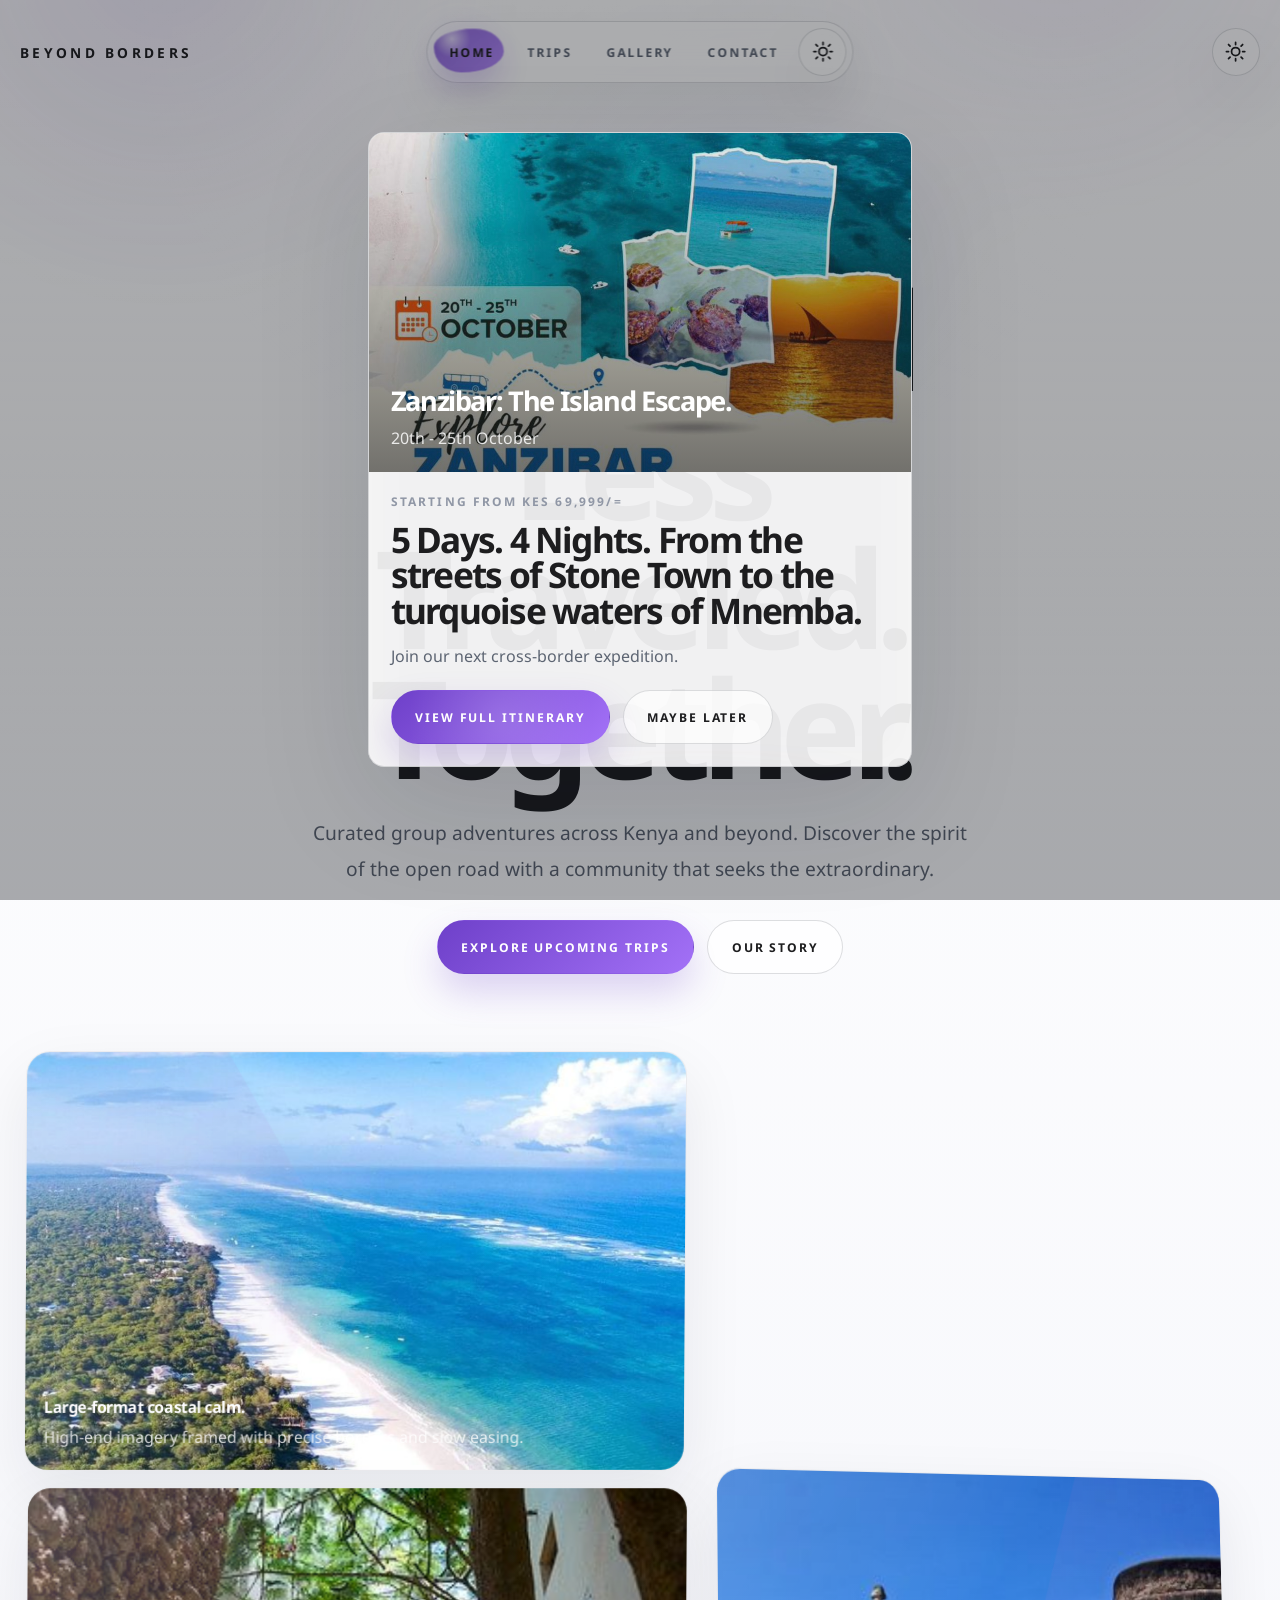
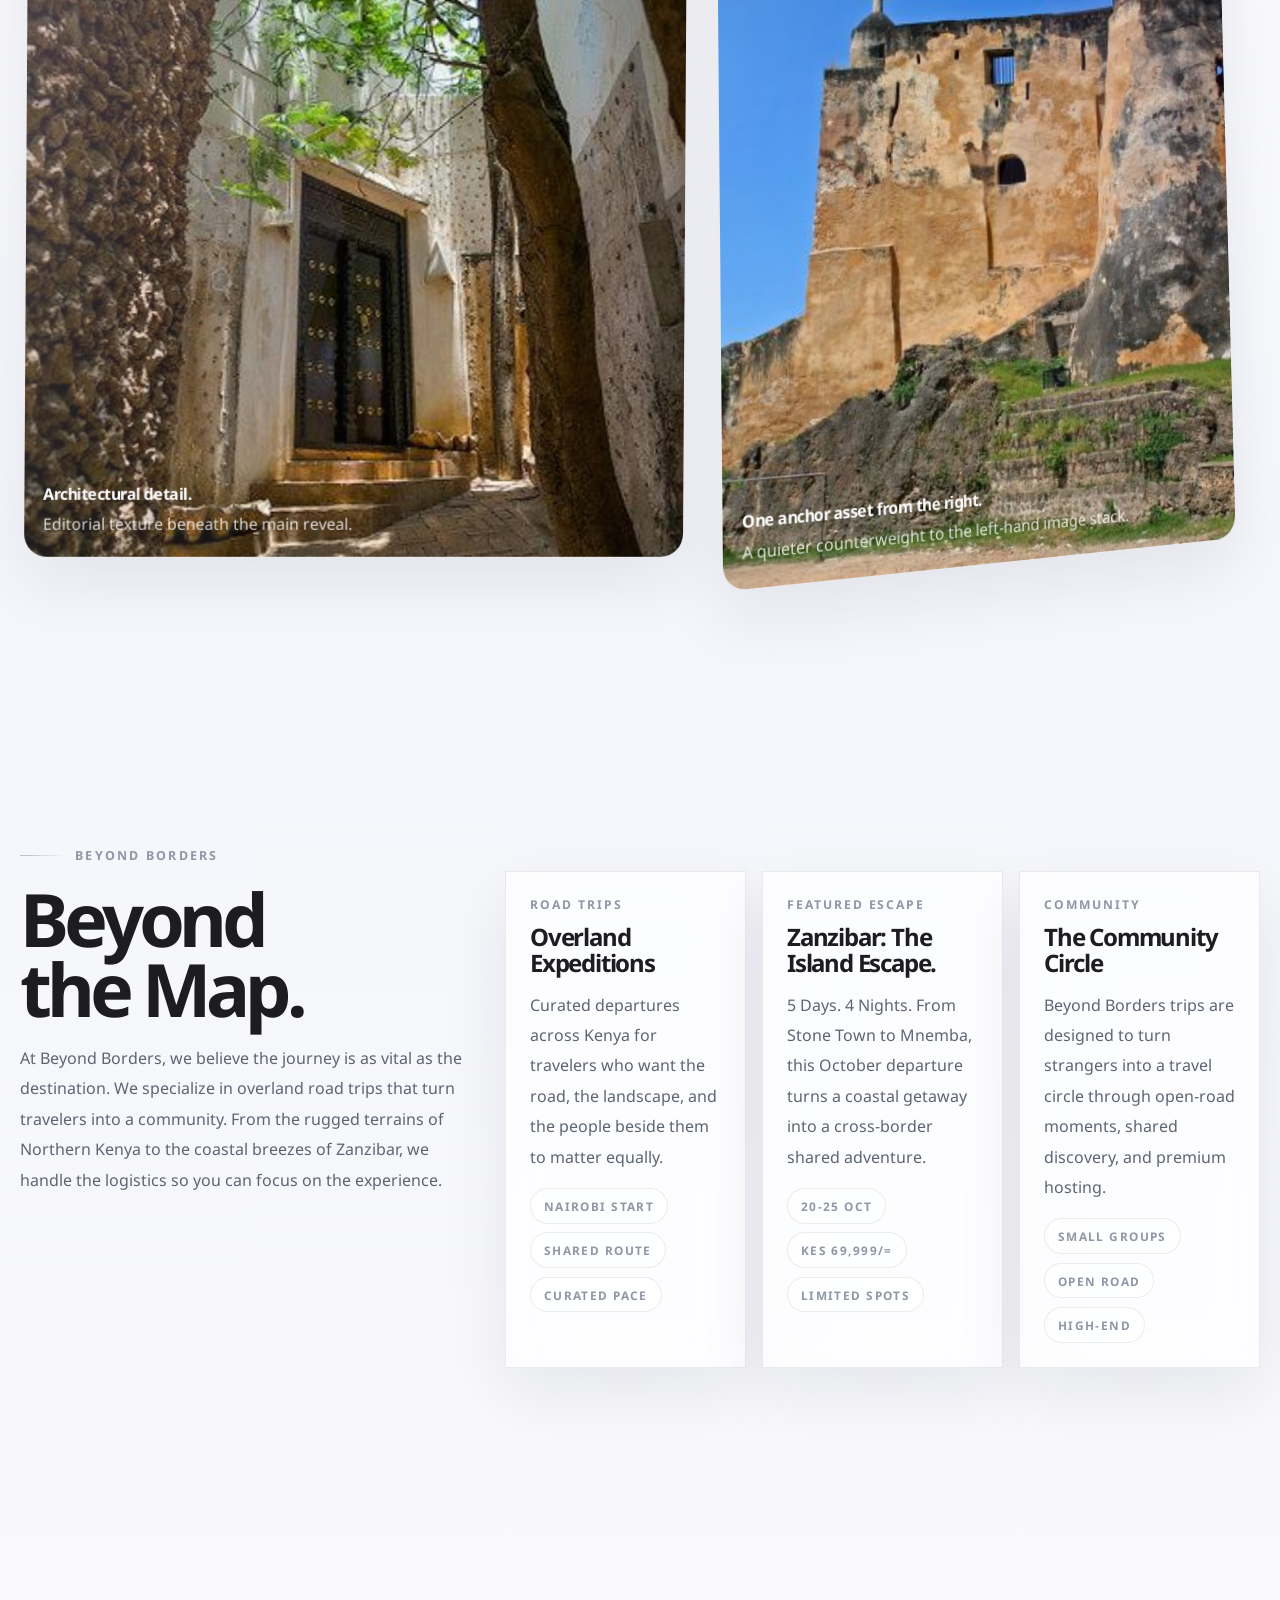
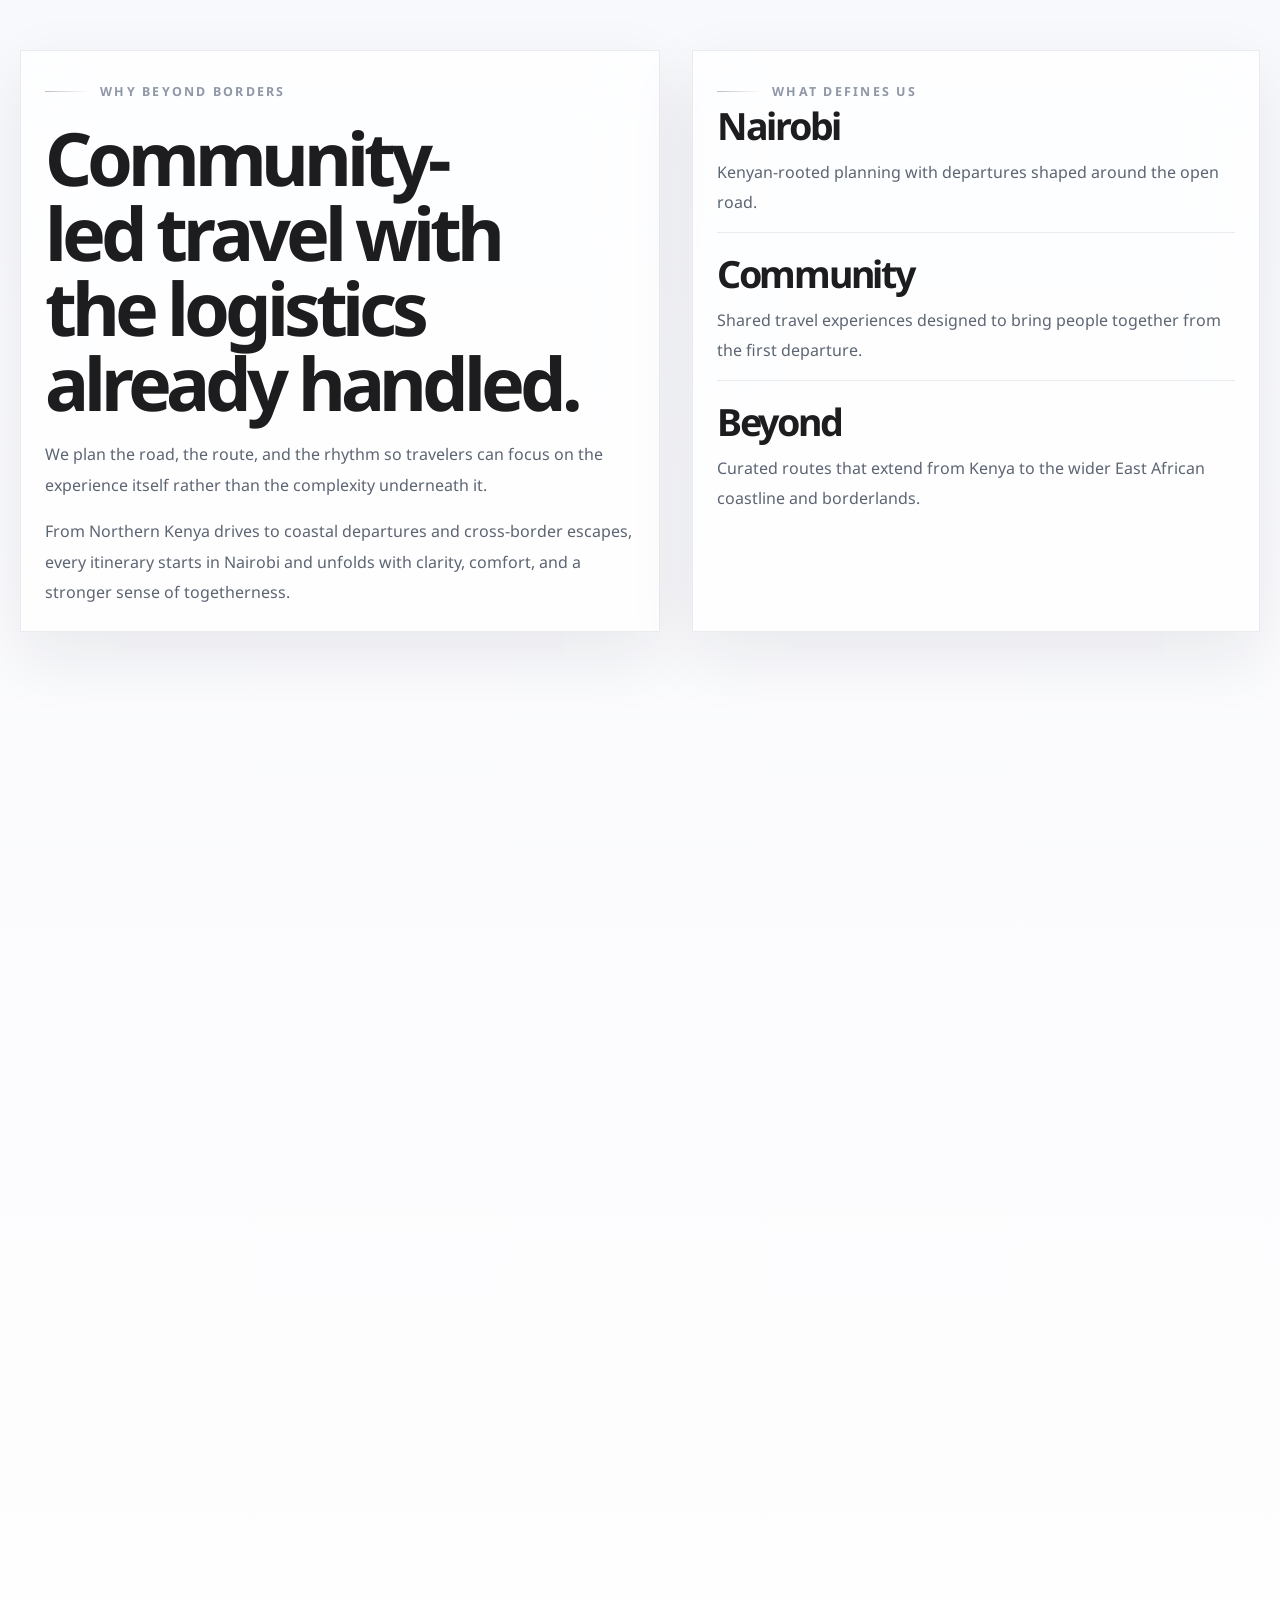
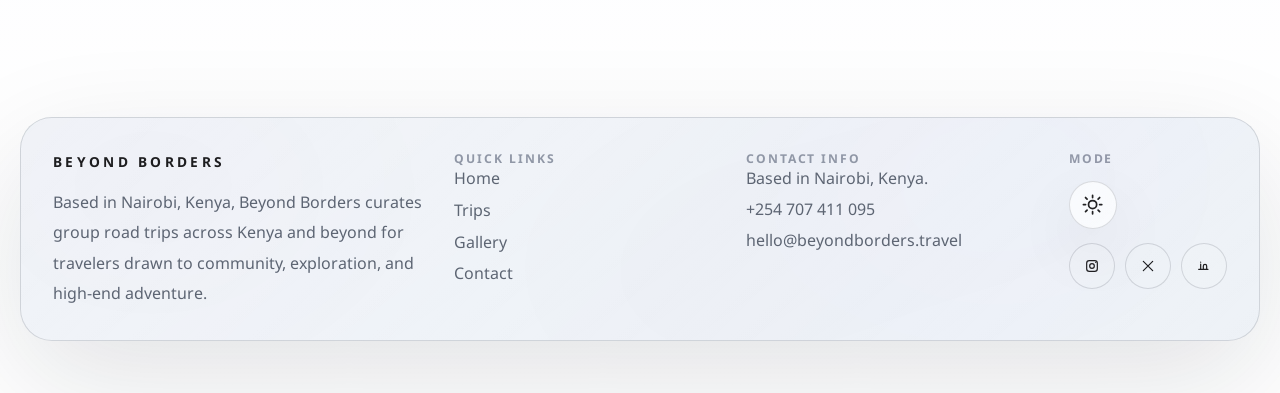
<file: frontend/index.html>
<!DOCTYPE html>
<html lang="en">
<head>
    <meta charset="UTF-8">
    <meta name="viewport" content="width=device-width, initial-scale=1.0">
    <meta name="description" content="Experience the best of Kenya and East Africa with Beyond Borders. Curated group road trips, safaris, and cross-border expeditions starting from Nairobi.">
    <title>Beyond Borders | Premier Kenyan Group Road Trips &amp; Adventures.</title>
    <link rel="preconnect" href="https://fonts.googleapis.com">
    <link rel="preconnect" href="https://fonts.gstatic.com" crossorigin>
    <link href="https://fonts.googleapis.com/css2?family=Noto+Sans:wght@400;500;700&display=swap" rel="stylesheet">
    <script>
        (function () {
            try {
                var stored = window.localStorage.getItem("bb-theme");
                var theme = stored || (window.matchMedia("(prefers-color-scheme: dark)").matches ? "dark" : "light");
                document.documentElement.setAttribute("data-theme", theme);
            } catch (error) {
                document.documentElement.setAttribute("data-theme", "light");
            }
        })();
    </script>
    <link rel="stylesheet" href="site.css">
</head>
<body data-page="home">
<a class="skip-link" href="#main-content">Skip to content</a>

<div class="featured-modal" data-featured-modal hidden>
    <div class="featured-modal-card" role="dialog" aria-modal="true" aria-labelledby="featured-trip-title" aria-describedby="featured-trip-copy">
        <button class="modal-close" type="button" data-modal-close aria-label="Close featured Zanzibar trip modal">
            <svg viewBox="0 0 24 24" fill="none" stroke-width="1.8">
                <path d="M6 6l12 12M18 6L6 18" stroke-linecap="round"></path>
            </svg>
        </button>

        <figure class="featured-modal-visual">
            <img src="Assets/Beyond%20Borders%20Zanzibar.jpeg" alt="Zanzibar trip flyer artwork showing tropical water and the featured October event details" decoding="async" fetchpriority="high">
            <figcaption class="featured-modal-copy">
                <strong>Zanzibar: The Island Escape.</strong>
                <span>20th - 25th October</span>
            </figcaption>
        </figure>

        <div class="featured-modal-body">
            <p class="featured-modal-meta">Starting from KES 69,999/=</p>
            <h2 class="featured-modal-title" id="featured-trip-title">5 Days. 4 Nights. From the streets of Stone Town to the turquoise waters of Mnemba.</h2>
            <p class="featured-modal-text" id="featured-trip-copy">
                Join our next cross-border expedition.
            </p>
            <div class="featured-modal-actions">
                <a class="button primary glow-button" href="trips.html#featured-zanzibar"><span>View Full Itinerary</span></a>
                <button class="button secondary" type="button" data-modal-close>Maybe Later</button>
            </div>
        </div>
    </div>
</div>

<header class="site-header">
    <div class="shell masthead">
        <a class="brand" href="index.html">BEYOND BORDERS</a>

        <nav class="nav-dock" aria-label="Primary" data-liquid-nav>
            <div class="nav-blob" aria-hidden="true"></div>
            <div class="nav-dock-row">
                <div class="nav-links">
                    <a class="nav-link is-active" href="index.html" aria-current="page">Home</a>
                    <a class="nav-link" href="trips.html">Trips</a>
                    <a class="nav-link" href="gallery.html">Gallery</a>
                    <a class="nav-link" href="contact.html">Contact</a>
                </div>

                <button class="theme-toggle theme-toggle-dock" type="button" data-theme-toggle aria-pressed="false" aria-label="Switch to dark mode">
                    <span class="sr-only" data-theme-label>Switch to dark mode</span>
                    <span class="theme-icon-shell" aria-hidden="true">
                        <svg class="theme-icon theme-icon-sun" viewBox="0 0 24 24" fill="none" stroke-width="1.8">
                            <circle cx="12" cy="12" r="4.2"></circle>
                            <path d="M12 2.5v2.2M12 19.3v2.2M4.7 4.7l1.6 1.6M17.7 17.7l1.6 1.6M2.5 12h2.2M19.3 12h2.2M4.7 19.3l1.6-1.6M17.7 6.3l1.6-1.6" stroke-linecap="round"></path>
                        </svg>
                        <svg class="theme-icon theme-icon-moon" viewBox="0 0 24 24" fill="none" stroke-width="1.8">
                            <path d="M20 15.2A8.4 8.4 0 0 1 8.8 4a8.8 8.8 0 1 0 11.2 11.2Z" stroke-linecap="round" stroke-linejoin="round"></path>
                        </svg>
                    </span>
                </button>
            </div>
        </nav>

        <div class="site-tools">
            <button class="theme-toggle theme-toggle-desktop" type="button" data-theme-toggle aria-pressed="false" aria-label="Switch to dark mode">
                <span class="sr-only" data-theme-label>Switch to dark mode</span>
                <span class="theme-icon-shell" aria-hidden="true">
                    <svg class="theme-icon theme-icon-sun" viewBox="0 0 24 24" fill="none" stroke-width="1.8">
                        <circle cx="12" cy="12" r="4.2"></circle>
                        <path d="M12 2.5v2.2M12 19.3v2.2M4.7 4.7l1.6 1.6M17.7 17.7l1.6 1.6M2.5 12h2.2M19.3 12h2.2M4.7 19.3l1.6-1.6M17.7 6.3l1.6-1.6" stroke-linecap="round"></path>
                    </svg>
                    <svg class="theme-icon theme-icon-moon" viewBox="0 0 24 24" fill="none" stroke-width="1.8">
                        <path d="M20 15.2A8.4 8.4 0 0 1 8.8 4a8.8 8.8 0 1 0 11.2 11.2Z" stroke-linecap="round" stroke-linejoin="round"></path>
                    </svg>
                </span>
            </button>
        </div>
    </div>
</header>

<main id="main-content">
    <section class="hero-home section">
        <div class="shell">
            <div class="hero-copy">
                <p class="eyebrow" data-reveal="up">Curated Group Adventures</p>
                <h1 class="hero-title" data-reveal="up" style="--delay: 0.06s;">The Road Less Traveled. Together.</h1>
                <p class="hero-lead" data-reveal="up" style="--delay: 0.12s;">
                    Curated group adventures across Kenya and beyond. Discover the spirit of the open road with a community that seeks the extraordinary.
                </p>
                <div class="button-row" data-reveal="up" style="--delay: 0.18s;">
                    <a class="button primary" href="trips.html">Explore Upcoming Trips</a>
                    <a class="button secondary" href="about.html">Our Story</a>
                </div>
            </div>

            <div class="hero-media" aria-label="Kenya travel highlights">
                <div class="media-stack">
                    <figure class="media-frame wide fold-card fold-left" data-reveal="left">
                        <img src="Assets/Diani.jpg" alt="Aerial coastline in Kenya with white sand and layered turquoise water" decoding="async">
                        <figcaption class="figure-copy">
                            <strong>Large-format coastal calm.</strong>
                            <span>High-end imagery framed with precise borders and slow easing.</span>
                        </figcaption>
                    </figure>

                    <figure class="media-frame square fold-card fold-left secondary-fold" data-reveal="left" style="--delay: 0.08s;">
                        <img src="Assets/Lamu.jpg" alt="Historic Lamu architecture lit by soft daylight" decoding="async">
                        <figcaption class="figure-copy">
                            <strong>Architectural detail.</strong>
                            <span>Editorial texture beneath the main reveal.</span>
                        </figcaption>
                    </figure>
                </div>

                <figure class="media-frame tall fold-card fold-right" data-reveal="right" style="--delay: 0.14s;">
                    <img src="Assets/FortJesus.jpg" alt="Fort Jesus in Mombasa used as a heritage-focused premium travel visual" decoding="async">
                    <figcaption class="figure-copy">
                        <strong>One anchor asset from the right.</strong>
                        <span>A quieter counterweight to the left-hand image stack.</span>
                    </figcaption>
                </figure>
            </div>
        </div>
    </section>

    <section class="section">
        <div class="shell section-grid">
            <div class="section-copy-block" data-reveal="up">
                <p class="eyebrow">Beyond Borders</p>
                <h2 class="section-title">Beyond the Map.</h2>
                <p class="section-copy">
                    At Beyond Borders, we believe the journey is as vital as the destination. We specialize in overland road trips that turn travelers into a community. From the rugged terrains of Northern Kenya to the coastal breezes of Zanzibar, we handle the logistics so you can focus on the experience.
                </p>
            </div>

            <div class="card-grid cols-3">
                <article class="glass-card" data-reveal="up" style="--delay: 0.04s;">
                    <p class="card-kicker">Road Trips</p>
                    <h3 class="card-title">Overland Expeditions</h3>
                    <p class="card-copy">Curated departures across Kenya for travelers who want the road, the landscape, and the people beside them to matter equally.</p>
                    <ul class="pill-row" aria-label="Overland Expeditions highlights">
                        <li>Nairobi Start</li>
                        <li>Shared Route</li>
                        <li>Curated Pace</li>
                    </ul>
                </article>

                <article class="glass-card" data-reveal="up" style="--delay: 0.1s;">
                    <p class="card-kicker">Featured Escape</p>
                    <h3 class="card-title">Zanzibar: The Island Escape.</h3>
                    <p class="card-copy">5 Days. 4 Nights. From Stone Town to Mnemba, this October departure turns a coastal getaway into a cross-border shared adventure.</p>
                    <ul class="pill-row" aria-label="Zanzibar: The Island Escape. highlights">
                        <li>20-25 Oct</li>
                        <li>KES 69,999/=</li>
                        <li>Limited Spots</li>
                    </ul>
                </article>

                <article class="glass-card" data-reveal="up" style="--delay: 0.16s;">
                    <p class="card-kicker">Community</p>
                    <h3 class="card-title">The Community Circle</h3>
                    <p class="card-copy">Beyond Borders trips are designed to turn strangers into a travel circle through open-road moments, shared discovery, and premium hosting.</p>
                    <ul class="pill-row" aria-label="The Community Circle highlights">
                        <li>Small Groups</li>
                        <li>Open Road</li>
                        <li>High-End</li>
                    </ul>
                </article>
            </div>
        </div>
    </section>

    <section class="section">
        <div class="shell editorial-grid">
            <article class="story-panel" data-reveal="left">
                <p class="eyebrow">Why Beyond Borders</p>
                <h2 class="section-title">Community-led travel with the logistics already handled.</h2>
                <p class="section-copy">
                    We plan the road, the route, and the rhythm so travelers can focus on the experience itself rather than the complexity underneath it.
                </p>
                <p class="section-copy">
                    From Northern Kenya drives to coastal departures and cross-border escapes, every itinerary starts in Nairobi and unfolds with clarity, comfort, and a stronger sense of togetherness.
                </p>
            </article>

            <aside class="stats-panel" data-reveal="right" style="--delay: 0.08s;">
                <p class="eyebrow">What Defines Us</p>
                <div class="stats-stack">
                    <div class="stat-line">
                        <span class="stat-value">Nairobi</span>
                        <span class="stat-copy">Kenyan-rooted planning with departures shaped around the open road.</span>
                    </div>
                    <div class="stat-line">
                        <span class="stat-value">Community</span>
                        <span class="stat-copy">Shared travel experiences designed to bring people together from the first departure.</span>
                    </div>
                    <div class="stat-line">
                        <span class="stat-value">Beyond</span>
                        <span class="stat-copy">Curated routes that extend from Kenya to the wider East African coastline and borderlands.</span>
                    </div>
                </div>
            </aside>
        </div>
    </section>

    <section class="section">
        <div class="shell">
            <div class="section-copy-block" data-reveal="up">
                <p class="eyebrow">Service Layers</p>
                <h2 class="section-title">Professional line icons. Premium group logistics.</h2>
                <p class="section-copy">
                    Every icon, card, and caption is tuned to support the travel narrative without making the interface feel promotional or loud.
                </p>
            </div>

            <div class="icon-grid cols-4">
                <article class="glass-card icon-card" data-reveal="up" style="--delay: 0.04s;">
                    <span class="icon-shell" aria-hidden="true">
                        <svg viewBox="0 0 24 24" fill="none" stroke-width="1.8">
                            <path d="M3 18h18M5 18l5-8l4 5l3-4l3 7" stroke-linecap="round" stroke-linejoin="round"></path>
                        </svg>
                    </span>
                    <h3>Open-Road Routes</h3>
                    <p>Northern Kenya drives and cross-country departures planned around scenery, pacing, and the people in the vehicle.</p>
                </article>

                <article class="glass-card icon-card" data-reveal="up" style="--delay: 0.1s;">
                    <span class="icon-shell" aria-hidden="true">
                        <svg viewBox="0 0 24 24" fill="none" stroke-width="1.8">
                            <path d="M7 17c0-2 1.8-3.5 4-3.5s4 1.5 4 3.5M9 9.5a3 3 0 1 0 0-6a3 3 0 0 0 0 6Zm6 1a2.5 2.5 0 1 0 0-5a2.5 2.5 0 0 0 0 5Zm2.5 6.5c0-1.4-1-2.5-2.5-2.9" stroke-linecap="round" stroke-linejoin="round"></path>
                        </svg>
                    </span>
                    <h3>Shared Community</h3>
                    <p>Every departure is built to turn a group of travelers into a circle with stories, rituals, and easy connection.</p>
                </article>

                <article class="glass-card icon-card" data-reveal="up" style="--delay: 0.16s;">
                    <span class="icon-shell" aria-hidden="true">
                        <svg viewBox="0 0 24 24" fill="none" stroke-width="1.8">
                            <path d="M12 20s6-5.2 6-10a6 6 0 1 0-12 0c0 4.8 6 10 6 10Zm0-7.2a2.8 2.8 0 1 0 0-5.6a2.8 2.8 0 0 0 0 5.6Z" stroke-linecap="round" stroke-linejoin="round"></path>
                        </svg>
                    </span>
                    <h3>Coastal Escapes</h3>
                    <p>From Diani to Zanzibar, the shoreline becomes part of the overland journey rather than an afterthought.</p>
                </article>

                <article class="glass-card icon-card" data-reveal="up" style="--delay: 0.22s;">
                    <span class="icon-shell" aria-hidden="true">
                        <svg viewBox="0 0 24 24" fill="none" stroke-width="1.8">
                            <path d="M12 3v6l4 2M4 12a8 8 0 1 0 16 0a8 8 0 0 0-16 0Z" stroke-linecap="round" stroke-linejoin="round"></path>
                        </svg>
                    </span>
                    <h3>Curated Logistics</h3>
                    <p>We handle the timing, route flow, and coordination so the adventure still feels effortless at every stop.</p>
                </article>
            </div>
        </div>
    </section>
</main>

<footer class="site-footer">
    <div class="shell">
        <div class="footer-card">
            <div class="footer-grid">
                <div class="footer-brand">
                    <a class="brand" href="index.html">BEYOND BORDERS</a>
                    <p class="footer-copy">Based in Nairobi, Kenya, Beyond Borders curates group road trips across Kenya and beyond for travelers drawn to community, exploration, and high-end adventure.</p>
                </div>

                <div class="footer-section">
                    <p class="footer-label">Quick Links</p>
                    <nav class="footer-links" aria-label="Footer quick links">
                        <a href="index.html">Home</a>
                        <a href="trips.html">Trips</a>
                        <a href="gallery.html">Gallery</a>
                        <a href="contact.html">Contact</a>
                    </nav>
                </div>

                <div class="footer-section">
                    <p class="footer-label">Contact Info</p>
                    <div class="footer-contact">
                        <span>Based in Nairobi, Kenya.</span>
                        <a href="tel:+254707411095">+254 707 411 095</a>
                        <a href="mailto:hello@beyondborders.travel">hello@beyondborders.travel</a>
                    </div>
                </div>

                <div class="footer-controls">
                    <p class="footer-label">Mode</p>
                    <button class="footer-toggle" type="button" data-theme-toggle aria-pressed="false" aria-label="Switch to dark mode">
                        <span class="sr-only" data-theme-label>Switch to dark mode</span>
                        <span class="theme-icon-shell" aria-hidden="true">
                            <svg class="theme-icon theme-icon-sun" viewBox="0 0 24 24" fill="none" stroke-width="1.8">
                                <circle cx="12" cy="12" r="4.2"></circle>
                                <path d="M12 2.5v2.2M12 19.3v2.2M4.7 4.7l1.6 1.6M17.7 17.7l1.6 1.6M2.5 12h2.2M19.3 12h2.2M4.7 19.3l1.6-1.6M17.7 6.3l1.6-1.6" stroke-linecap="round"></path>
                            </svg>
                            <svg class="theme-icon theme-icon-moon" viewBox="0 0 24 24" fill="none" stroke-width="1.8">
                                <path d="M20 15.2A8.4 8.4 0 0 1 8.8 4a8.8 8.8 0 1 0 11.2 11.2Z" stroke-linecap="round" stroke-linejoin="round"></path>
                            </svg>
                        </span>
                    </button>

                    <div class="social-links" aria-label="Social links">
                        <a class="social-link" href="https://www.instagram.com/" aria-label="Instagram">
                            <svg viewBox="0 0 24 24" fill="none" stroke-width="1.8">
                                <rect x="4" y="4" width="16" height="16" rx="4"></rect>
                                <circle cx="12" cy="12" r="3.5"></circle>
                                <path d="M17.5 6.5h.01" stroke-linecap="round"></path>
                            </svg>
                        </a>
                        <a class="social-link" href="https://x.com/" aria-label="X">
                            <svg viewBox="0 0 24 24" fill="none" stroke-width="1.8">
                                <path d="M5 5l14 14M19 5L5 19" stroke-linecap="round"></path>
                            </svg>
                        </a>
                        <a class="social-link" href="https://www.linkedin.com/" aria-label="LinkedIn">
                            <svg viewBox="0 0 24 24" fill="none" stroke-width="1.8">
                                <path d="M7 9v8M7 6.2v.1M11 17v-5a2.5 2.5 0 0 1 5 0v5M4 17h14" stroke-linecap="round" stroke-linejoin="round"></path>
                            </svg>
                        </a>
                    </div>
                </div>
            </div>
        </div>
    </div>
</footer>

<script src="site.js"></script>
</body>
</html>
</file>
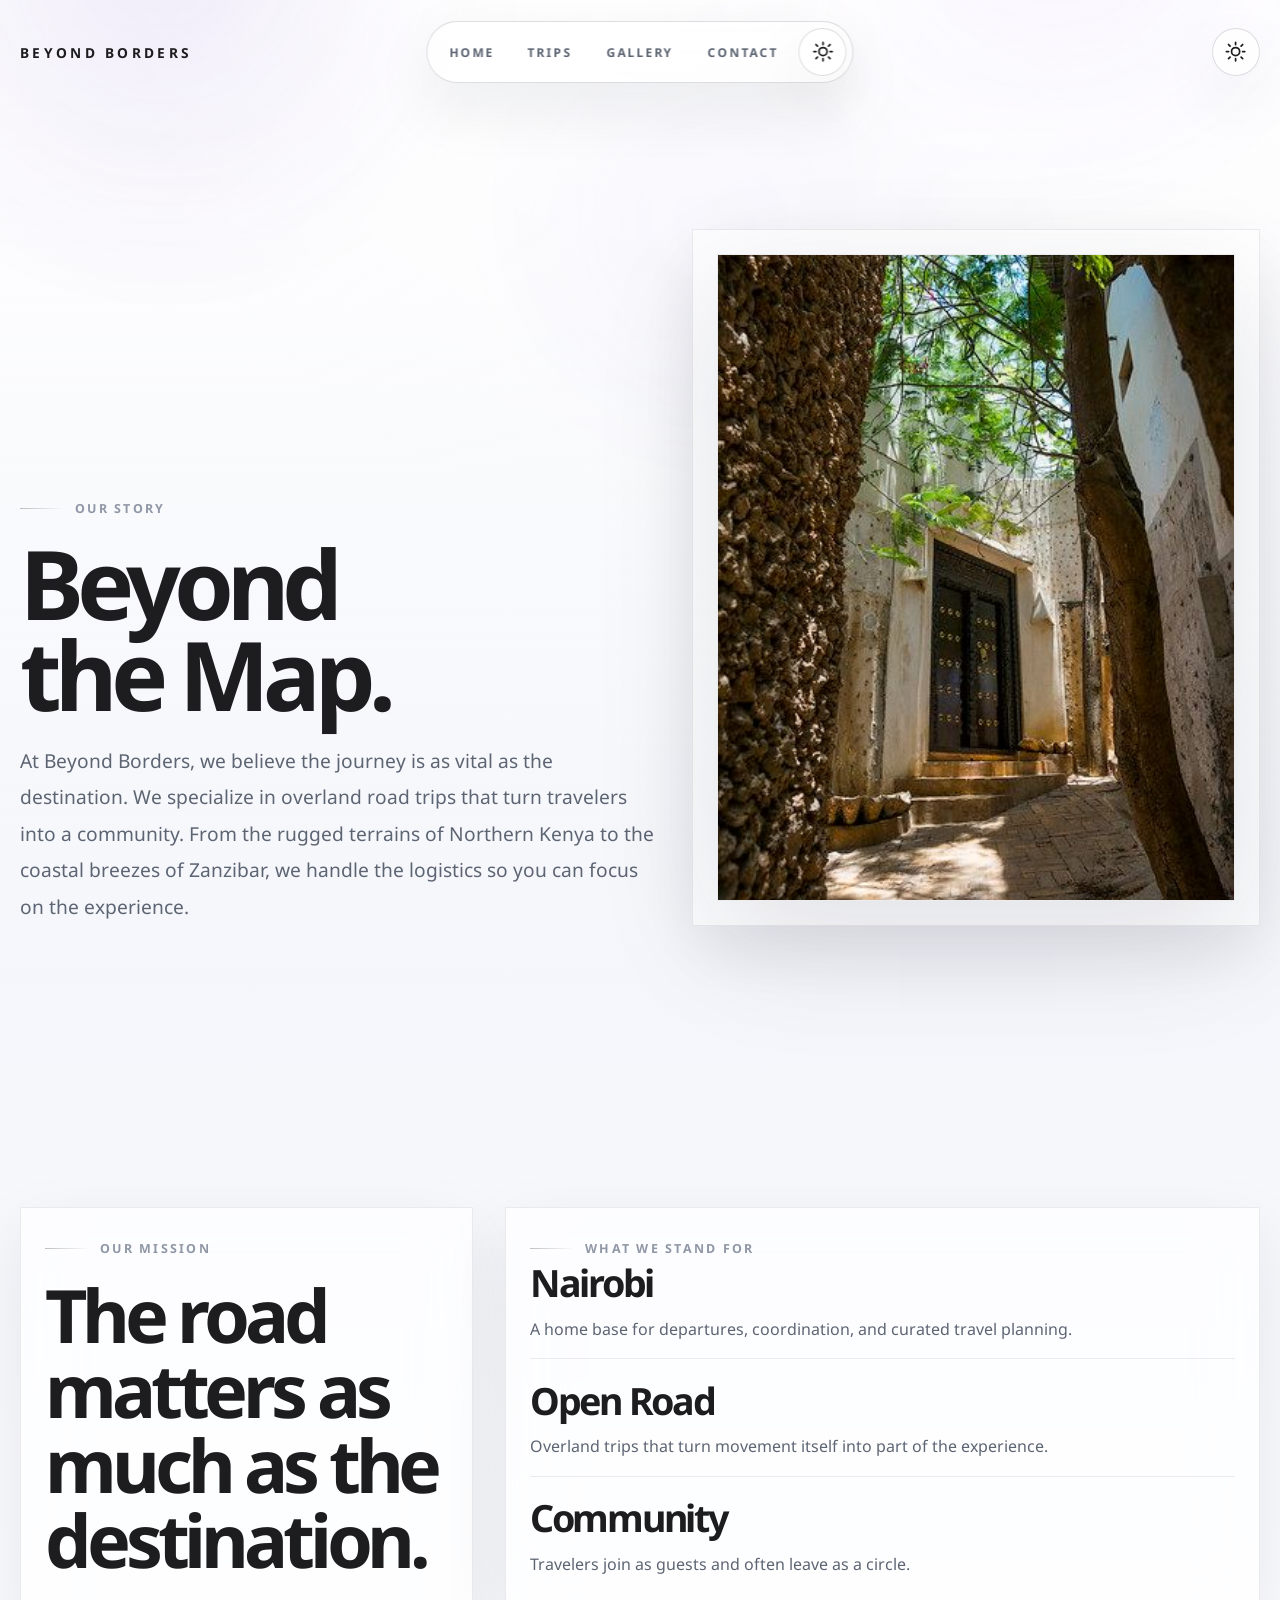
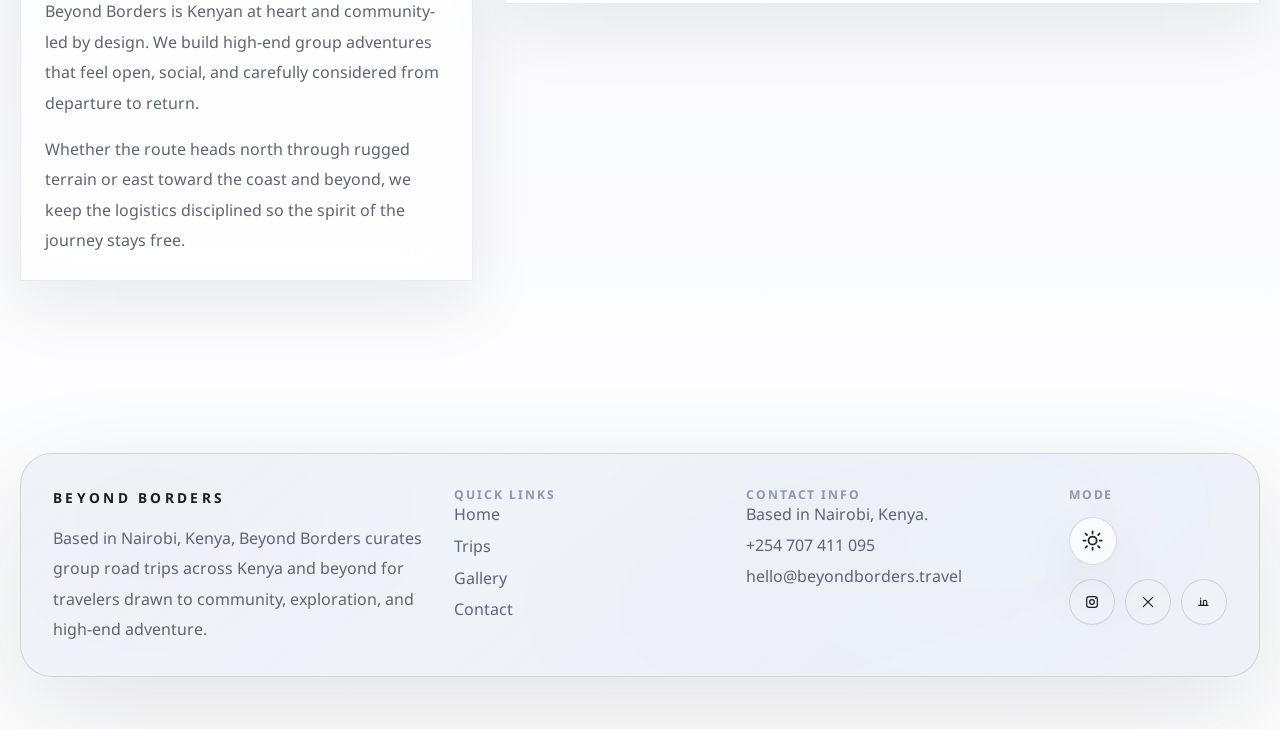
<file: frontend/about.html>
<!DOCTYPE html>
<html lang="en">
<head>
    <meta charset="UTF-8">
    <meta name="viewport" content="width=device-width, initial-scale=1.0">
    <meta name="description" content="Learn how Beyond Borders builds curated group road trips across Kenya and beyond, rooted in community, exploration, and high-end overland adventure.">
    <title>Beyond Borders | Our Story</title>
    <link rel="preconnect" href="https://fonts.googleapis.com">
    <link rel="preconnect" href="https://fonts.gstatic.com" crossorigin>
    <link href="https://fonts.googleapis.com/css2?family=Noto+Sans:wght@400;500;700&display=swap" rel="stylesheet">
    <script>
        (function () {
            try {
                var stored = window.localStorage.getItem("bb-theme");
                var theme = stored || (window.matchMedia("(prefers-color-scheme: dark)").matches ? "dark" : "light");
                document.documentElement.setAttribute("data-theme", theme);
            } catch (error) {
                document.documentElement.setAttribute("data-theme", "light");
            }
        })();
    </script>
    <link rel="stylesheet" href="site.css">
</head>
<body data-page="about">
<a class="skip-link" href="#main-content">Skip to content</a>

<header class="site-header">
    <div class="shell masthead">
        <a class="brand" href="index.html">BEYOND BORDERS</a>

        <nav class="nav-dock" aria-label="Primary" data-liquid-nav>
            <div class="nav-blob" aria-hidden="true"></div>
            <div class="nav-dock-row">
                <div class="nav-links">
                    <a class="nav-link" href="index.html">Home</a>
                    <a class="nav-link" href="trips.html">Trips</a>
                    <a class="nav-link" href="gallery.html">Gallery</a>
                    <a class="nav-link" href="contact.html">Contact</a>
                </div>

                <button class="theme-toggle theme-toggle-dock" type="button" data-theme-toggle aria-pressed="false" aria-label="Switch to dark mode">
                    <span class="sr-only" data-theme-label>Switch to dark mode</span>
                    <span class="theme-icon-shell" aria-hidden="true">
                        <svg class="theme-icon theme-icon-sun" viewBox="0 0 24 24" fill="none" stroke-width="1.8">
                            <circle cx="12" cy="12" r="4.2"></circle>
                            <path d="M12 2.5v2.2M12 19.3v2.2M4.7 4.7l1.6 1.6M17.7 17.7l1.6 1.6M2.5 12h2.2M19.3 12h2.2M4.7 19.3l1.6-1.6M17.7 6.3l1.6-1.6" stroke-linecap="round"></path>
                        </svg>
                        <svg class="theme-icon theme-icon-moon" viewBox="0 0 24 24" fill="none" stroke-width="1.8">
                            <path d="M20 15.2A8.4 8.4 0 0 1 8.8 4a8.8 8.8 0 1 0 11.2 11.2Z" stroke-linecap="round" stroke-linejoin="round"></path>
                        </svg>
                    </span>
                </button>
            </div>
        </nav>

        <div class="site-tools">
            <button class="theme-toggle theme-toggle-desktop" type="button" data-theme-toggle aria-pressed="false" aria-label="Switch to dark mode">
                <span class="sr-only" data-theme-label>Switch to dark mode</span>
                <span class="theme-icon-shell" aria-hidden="true">
                    <svg class="theme-icon theme-icon-sun" viewBox="0 0 24 24" fill="none" stroke-width="1.8">
                        <circle cx="12" cy="12" r="4.2"></circle>
                        <path d="M12 2.5v2.2M12 19.3v2.2M4.7 4.7l1.6 1.6M17.7 17.7l1.6 1.6M2.5 12h2.2M19.3 12h2.2M4.7 19.3l1.6-1.6M17.7 6.3l1.6-1.6" stroke-linecap="round"></path>
                    </svg>
                    <svg class="theme-icon theme-icon-moon" viewBox="0 0 24 24" fill="none" stroke-width="1.8">
                        <path d="M20 15.2A8.4 8.4 0 0 1 8.8 4a8.8 8.8 0 1 0 11.2 11.2Z" stroke-linecap="round" stroke-linejoin="round"></path>
                    </svg>
                </span>
            </button>
        </div>
    </div>
</header>

<main id="main-content">
    <section class="page-hero section">
        <div class="shell page-hero-grid">
            <div class="page-hero-copy">
                <p class="eyebrow" data-reveal="up">Our Story</p>
                <h1 class="page-title" data-reveal="up" style="--delay: 0.06s;">Beyond the Map.</h1>
                <p class="page-lead" data-reveal="up" style="--delay: 0.12s;">
                    At Beyond Borders, we believe the journey is as vital as the destination. We specialize in overland road trips that turn travelers into a community. From the rugged terrains of Northern Kenya to the coastal breezes of Zanzibar, we handle the logistics so you can focus on the experience.
                </p>
            </div>

            <div class="page-hero-panel" data-reveal="right" style="--delay: 0.14s;">
                <figure class="page-hero-image">
                    <img src="Assets/Lamu.jpg" alt="Historic Lamu alleyway with soft daylight and calm material texture" decoding="async" fetchpriority="high">
                </figure>
            </div>
        </div>
    </section>

    <section class="section">
        <div class="shell story-grid">
            <article class="story-panel" data-reveal="left">
                <p class="eyebrow">Our Mission</p>
                <h2 class="section-title">The road matters as much as the destination.</h2>
                <p class="section-copy">
                    Beyond Borders is Kenyan at heart and community-led by design. We build high-end group adventures that feel open, social, and carefully considered from departure to return.
                </p>
                <p class="section-copy">
                    Whether the route heads north through rugged terrain or east toward the coast and beyond, we keep the logistics disciplined so the spirit of the journey stays free.
                </p>
            </article>

            <aside class="stats-panel" data-reveal="right" style="--delay: 0.08s;">
                <p class="eyebrow">What We Stand For</p>
                <div class="stats-stack">
                    <div class="stat-line">
                        <span class="stat-value">Nairobi</span>
                        <span class="stat-copy">A home base for departures, coordination, and curated travel planning.</span>
                    </div>
                    <div class="stat-line">
                        <span class="stat-value">Open Road</span>
                        <span class="stat-copy">Overland trips that turn movement itself into part of the experience.</span>
                    </div>
                    <div class="stat-line">
                        <span class="stat-value">Community</span>
                        <span class="stat-copy">Travelers join as guests and often leave as a circle.</span>
                    </div>
                </div>
            </aside>
        </div>
    </section>
</main>

<footer class="site-footer">
    <div class="shell">
        <div class="footer-card">
            <div class="footer-grid">
                <div class="footer-brand">
                    <a class="brand" href="index.html">BEYOND BORDERS</a>
                    <p class="footer-copy">Based in Nairobi, Kenya, Beyond Borders curates group road trips across Kenya and beyond for travelers drawn to community, exploration, and high-end adventure.</p>
                </div>

                <div class="footer-section">
                    <p class="footer-label">Quick Links</p>
                    <nav class="footer-links" aria-label="Footer quick links">
                        <a href="index.html">Home</a>
                        <a href="trips.html">Trips</a>
                        <a href="gallery.html">Gallery</a>
                        <a href="contact.html">Contact</a>
                    </nav>
                </div>

                <div class="footer-section">
                    <p class="footer-label">Contact Info</p>
                    <div class="footer-contact">
                        <span>Based in Nairobi, Kenya.</span>
                        <a href="tel:+254707411095">+254 707 411 095</a>
                        <a href="mailto:hello@beyondborders.travel">hello@beyondborders.travel</a>
                    </div>
                </div>

                <div class="footer-controls">
                    <p class="footer-label">Mode</p>
                    <button class="footer-toggle" type="button" data-theme-toggle aria-pressed="false" aria-label="Switch to dark mode">
                        <span class="sr-only" data-theme-label>Switch to dark mode</span>
                        <span class="theme-icon-shell" aria-hidden="true">
                            <svg class="theme-icon theme-icon-sun" viewBox="0 0 24 24" fill="none" stroke-width="1.8">
                                <circle cx="12" cy="12" r="4.2"></circle>
                                <path d="M12 2.5v2.2M12 19.3v2.2M4.7 4.7l1.6 1.6M17.7 17.7l1.6 1.6M2.5 12h2.2M19.3 12h2.2M4.7 19.3l1.6-1.6M17.7 6.3l1.6-1.6" stroke-linecap="round"></path>
                            </svg>
                            <svg class="theme-icon theme-icon-moon" viewBox="0 0 24 24" fill="none" stroke-width="1.8">
                                <path d="M20 15.2A8.4 8.4 0 0 1 8.8 4a8.8 8.8 0 1 0 11.2 11.2Z" stroke-linecap="round" stroke-linejoin="round"></path>
                            </svg>
                        </span>
                    </button>

                    <div class="social-links" aria-label="Social links">
                        <a class="social-link" href="https://www.instagram.com/" aria-label="Instagram">
                            <svg viewBox="0 0 24 24" fill="none" stroke-width="1.8">
                                <rect x="4" y="4" width="16" height="16" rx="4"></rect>
                                <circle cx="12" cy="12" r="3.5"></circle>
                                <path d="M17.5 6.5h.01" stroke-linecap="round"></path>
                            </svg>
                        </a>
                        <a class="social-link" href="https://x.com/" aria-label="X">
                            <svg viewBox="0 0 24 24" fill="none" stroke-width="1.8">
                                <path d="M5 5l14 14M19 5L5 19" stroke-linecap="round"></path>
                            </svg>
                        </a>
                        <a class="social-link" href="https://www.linkedin.com/" aria-label="LinkedIn">
                            <svg viewBox="0 0 24 24" fill="none" stroke-width="1.8">
                                <path d="M7 9v8M7 6.2v.1M11 17v-5a2.5 2.5 0 0 1 5 0v5M4 17h14" stroke-linecap="round" stroke-linejoin="round"></path>
                            </svg>
                        </a>
                    </div>
                </div>
            </div>
        </div>
    </div>
</footer>

<script src="site.js"></script>
</body>
</html>
</file>
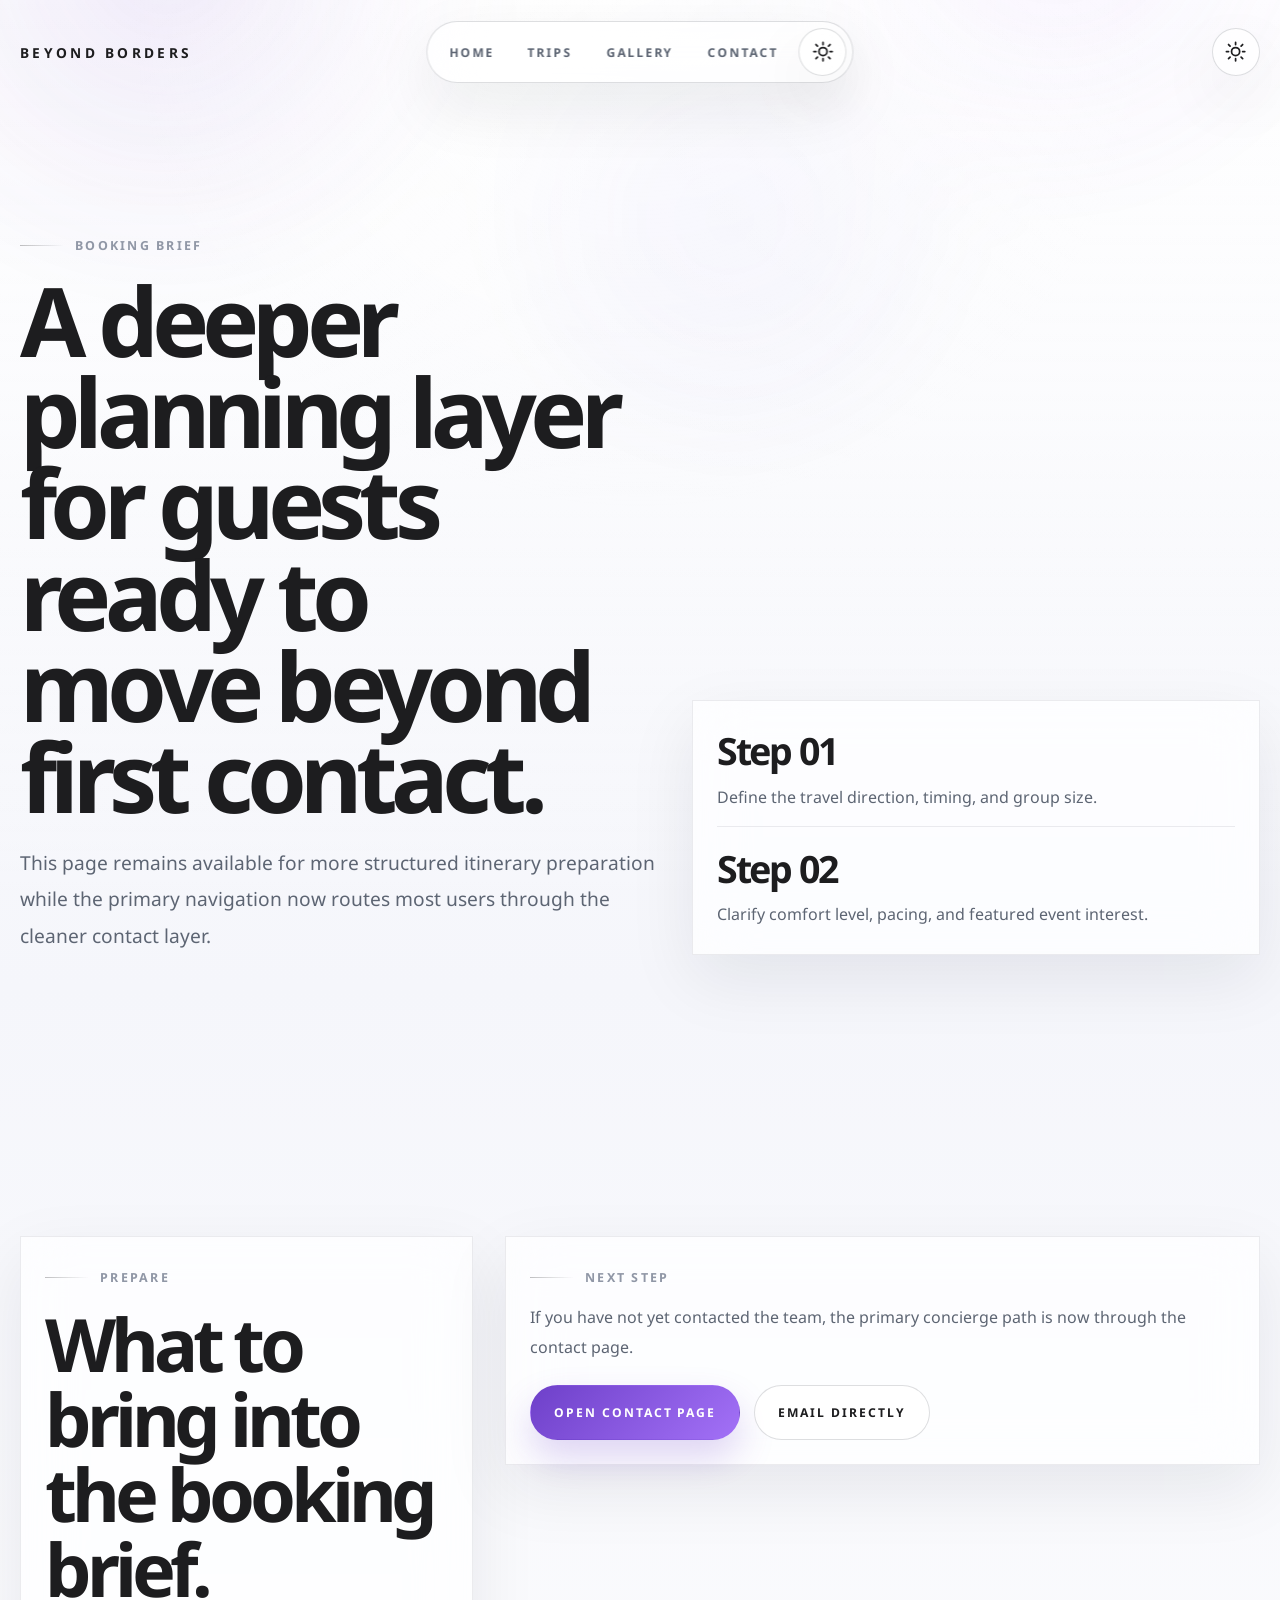
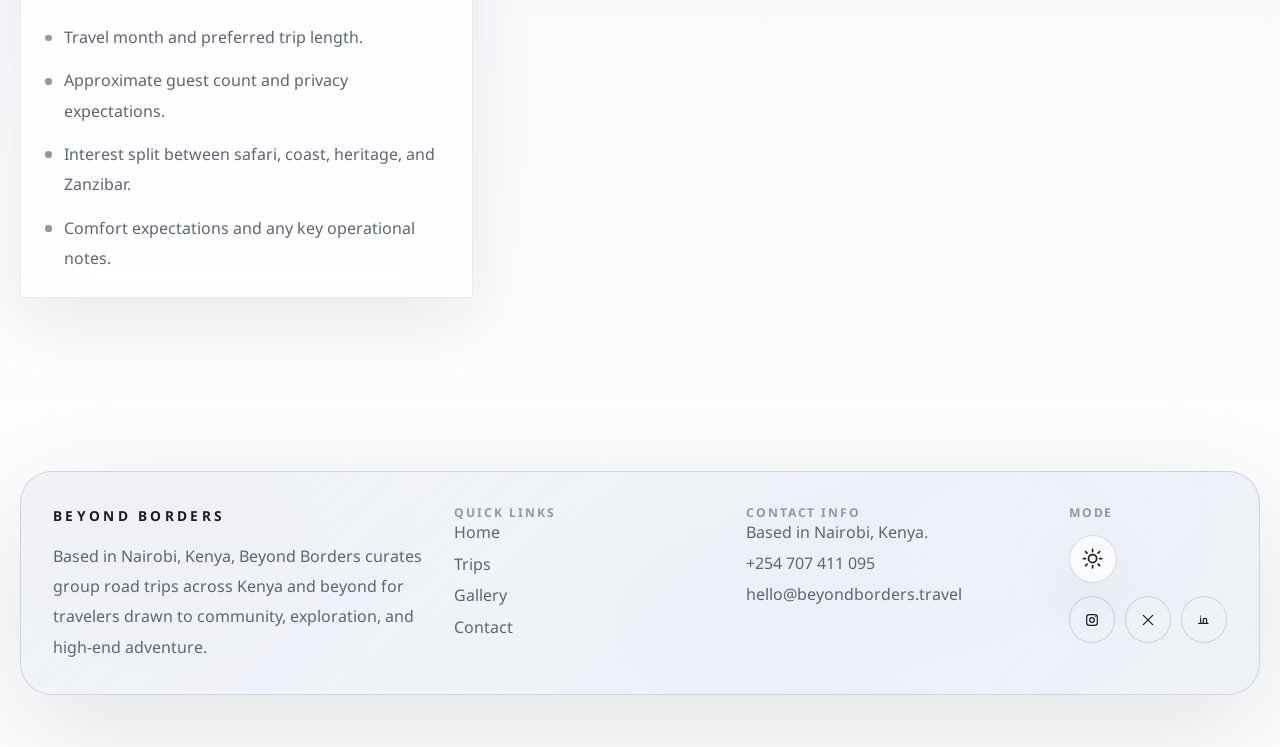
<file: frontend/booking.html>
<!DOCTYPE html>
<html lang="en">
<head>
    <meta charset="UTF-8">
    <meta name="viewport" content="width=device-width, initial-scale=1.0">
    <meta name="description" content="Open the Beyond Borders booking brief for curated group road trips across Kenya and beyond, including custom departures from Nairobi.">
    <title>Beyond Borders | Booking Brief</title>
    <link rel="preconnect" href="https://fonts.googleapis.com">
    <link rel="preconnect" href="https://fonts.gstatic.com" crossorigin>
    <link href="https://fonts.googleapis.com/css2?family=Noto+Sans:wght@400;500;700&display=swap" rel="stylesheet">
    <script>
        (function () {
            try {
                var stored = window.localStorage.getItem("bb-theme");
                var theme = stored || (window.matchMedia("(prefers-color-scheme: dark)").matches ? "dark" : "light");
                document.documentElement.setAttribute("data-theme", theme);
            } catch (error) {
                document.documentElement.setAttribute("data-theme", "light");
            }
        })();
    </script>
    <link rel="stylesheet" href="site.css">
</head>
<body data-page="booking">
<a class="skip-link" href="#main-content">Skip to content</a>

<header class="site-header">
    <div class="shell masthead">
        <a class="brand" href="index.html">BEYOND BORDERS</a>

        <nav class="nav-dock" aria-label="Primary" data-liquid-nav>
            <div class="nav-blob" aria-hidden="true"></div>
            <div class="nav-dock-row">
                <div class="nav-links">
                    <a class="nav-link" href="index.html">Home</a>
                    <a class="nav-link" href="trips.html">Trips</a>
                    <a class="nav-link" href="gallery.html">Gallery</a>
                    <a class="nav-link" href="contact.html">Contact</a>
                </div>

                <button class="theme-toggle theme-toggle-dock" type="button" data-theme-toggle aria-pressed="false" aria-label="Switch to dark mode">
                    <span class="sr-only" data-theme-label>Switch to dark mode</span>
                    <span class="theme-icon-shell" aria-hidden="true">
                        <svg class="theme-icon theme-icon-sun" viewBox="0 0 24 24" fill="none" stroke-width="1.8">
                            <circle cx="12" cy="12" r="4.2"></circle>
                            <path d="M12 2.5v2.2M12 19.3v2.2M4.7 4.7l1.6 1.6M17.7 17.7l1.6 1.6M2.5 12h2.2M19.3 12h2.2M4.7 19.3l1.6-1.6M17.7 6.3l1.6-1.6" stroke-linecap="round"></path>
                        </svg>
                        <svg class="theme-icon theme-icon-moon" viewBox="0 0 24 24" fill="none" stroke-width="1.8">
                            <path d="M20 15.2A8.4 8.4 0 0 1 8.8 4a8.8 8.8 0 1 0 11.2 11.2Z" stroke-linecap="round" stroke-linejoin="round"></path>
                        </svg>
                    </span>
                </button>
            </div>
        </nav>

        <div class="site-tools">
            <button class="theme-toggle theme-toggle-desktop" type="button" data-theme-toggle aria-pressed="false" aria-label="Switch to dark mode">
                <span class="sr-only" data-theme-label>Switch to dark mode</span>
                <span class="theme-icon-shell" aria-hidden="true">
                    <svg class="theme-icon theme-icon-sun" viewBox="0 0 24 24" fill="none" stroke-width="1.8">
                        <circle cx="12" cy="12" r="4.2"></circle>
                        <path d="M12 2.5v2.2M12 19.3v2.2M4.7 4.7l1.6 1.6M17.7 17.7l1.6 1.6M2.5 12h2.2M19.3 12h2.2M4.7 19.3l1.6-1.6M17.7 6.3l1.6-1.6" stroke-linecap="round"></path>
                    </svg>
                    <svg class="theme-icon theme-icon-moon" viewBox="0 0 24 24" fill="none" stroke-width="1.8">
                        <path d="M20 15.2A8.4 8.4 0 0 1 8.8 4a8.8 8.8 0 1 0 11.2 11.2Z" stroke-linecap="round" stroke-linejoin="round"></path>
                    </svg>
                </span>
            </button>
        </div>
    </div>
</header>

<main id="main-content">
    <section class="page-hero section">
        <div class="shell page-hero-grid">
            <div class="page-hero-copy">
                <p class="eyebrow" data-reveal="up">Booking Brief</p>
                <h1 class="page-title" data-reveal="up" style="--delay: 0.06s;">A deeper planning layer for guests ready to move beyond first contact.</h1>
                <p class="page-lead" data-reveal="up" style="--delay: 0.12s;">
                    This page remains available for more structured itinerary preparation while the primary navigation now routes most users through the cleaner contact layer.
                </p>
            </div>

            <div class="page-hero-panel" data-reveal="right" style="--delay: 0.14s;">
                <div class="stats-stack">
                    <div class="stat-line">
                        <span class="stat-value">Step 01</span>
                        <span class="stat-copy">Define the travel direction, timing, and group size.</span>
                    </div>
                    <div class="stat-line">
                        <span class="stat-value">Step 02</span>
                        <span class="stat-copy">Clarify comfort level, pacing, and featured event interest.</span>
                    </div>
                </div>
            </div>
        </div>
    </section>

    <section class="section">
        <div class="shell story-grid">
            <article class="story-panel" data-reveal="left">
                <p class="eyebrow">Prepare</p>
                <h2 class="section-title">What to bring into the booking brief.</h2>
                <ul class="info-list">
                    <li>Travel month and preferred trip length.</li>
                    <li>Approximate guest count and privacy expectations.</li>
                    <li>Interest split between safari, coast, heritage, and Zanzibar.</li>
                    <li>Comfort expectations and any key operational notes.</li>
                </ul>
            </article>

            <aside class="list-panel" data-reveal="right" style="--delay: 0.08s;">
                <p class="eyebrow">Next Step</p>
                <p class="section-copy">If you have not yet contacted the team, the primary concierge path is now through the contact page.</p>
                <div class="cta-actions">
                    <a class="button primary" href="contact.html">Open Contact Page</a>
                    <a class="button secondary" href="mailto:hello@beyondborders.travel">Email Directly</a>
                </div>
            </aside>
        </div>
    </section>
</main>

<footer class="site-footer">
    <div class="shell">
        <div class="footer-card">
            <div class="footer-grid">
                <div class="footer-brand">
                    <a class="brand" href="index.html">BEYOND BORDERS</a>
                    <p class="footer-copy">Based in Nairobi, Kenya, Beyond Borders curates group road trips across Kenya and beyond for travelers drawn to community, exploration, and high-end adventure.</p>
                </div>

                <div class="footer-section">
                    <p class="footer-label">Quick Links</p>
                    <nav class="footer-links" aria-label="Footer quick links">
                        <a href="index.html">Home</a>
                        <a href="trips.html">Trips</a>
                        <a href="gallery.html">Gallery</a>
                        <a href="contact.html">Contact</a>
                    </nav>
                </div>

                <div class="footer-section">
                    <p class="footer-label">Contact Info</p>
                    <div class="footer-contact">
                        <span>Based in Nairobi, Kenya.</span>
                        <a href="tel:+254707411095">+254 707 411 095</a>
                        <a href="mailto:hello@beyondborders.travel">hello@beyondborders.travel</a>
                    </div>
                </div>

                <div class="footer-controls">
                    <p class="footer-label">Mode</p>
                    <button class="footer-toggle" type="button" data-theme-toggle aria-pressed="false" aria-label="Switch to dark mode">
                        <span class="sr-only" data-theme-label>Switch to dark mode</span>
                        <span class="theme-icon-shell" aria-hidden="true">
                            <svg class="theme-icon theme-icon-sun" viewBox="0 0 24 24" fill="none" stroke-width="1.8">
                                <circle cx="12" cy="12" r="4.2"></circle>
                                <path d="M12 2.5v2.2M12 19.3v2.2M4.7 4.7l1.6 1.6M17.7 17.7l1.6 1.6M2.5 12h2.2M19.3 12h2.2M4.7 19.3l1.6-1.6M17.7 6.3l1.6-1.6" stroke-linecap="round"></path>
                            </svg>
                            <svg class="theme-icon theme-icon-moon" viewBox="0 0 24 24" fill="none" stroke-width="1.8">
                                <path d="M20 15.2A8.4 8.4 0 0 1 8.8 4a8.8 8.8 0 1 0 11.2 11.2Z" stroke-linecap="round" stroke-linejoin="round"></path>
                            </svg>
                        </span>
                    </button>

                    <div class="social-links" aria-label="Social links">
                        <a class="social-link" href="https://www.instagram.com/" aria-label="Instagram">
                            <svg viewBox="0 0 24 24" fill="none" stroke-width="1.8">
                                <rect x="4" y="4" width="16" height="16" rx="4"></rect>
                                <circle cx="12" cy="12" r="3.5"></circle>
                                <path d="M17.5 6.5h.01" stroke-linecap="round"></path>
                            </svg>
                        </a>
                        <a class="social-link" href="https://x.com/" aria-label="X">
                            <svg viewBox="0 0 24 24" fill="none" stroke-width="1.8">
                                <path d="M5 5l14 14M19 5L5 19" stroke-linecap="round"></path>
                            </svg>
                        </a>
                        <a class="social-link" href="https://www.linkedin.com/" aria-label="LinkedIn">
                            <svg viewBox="0 0 24 24" fill="none" stroke-width="1.8">
                                <path d="M7 9v8M7 6.2v.1M11 17v-5a2.5 2.5 0 0 1 5 0v5M4 17h14" stroke-linecap="round" stroke-linejoin="round"></path>
                            </svg>
                        </a>
                    </div>
                </div>
            </div>
        </div>
    </div>
</footer>

<script src="site.js"></script>
</body>
</html>
</file>
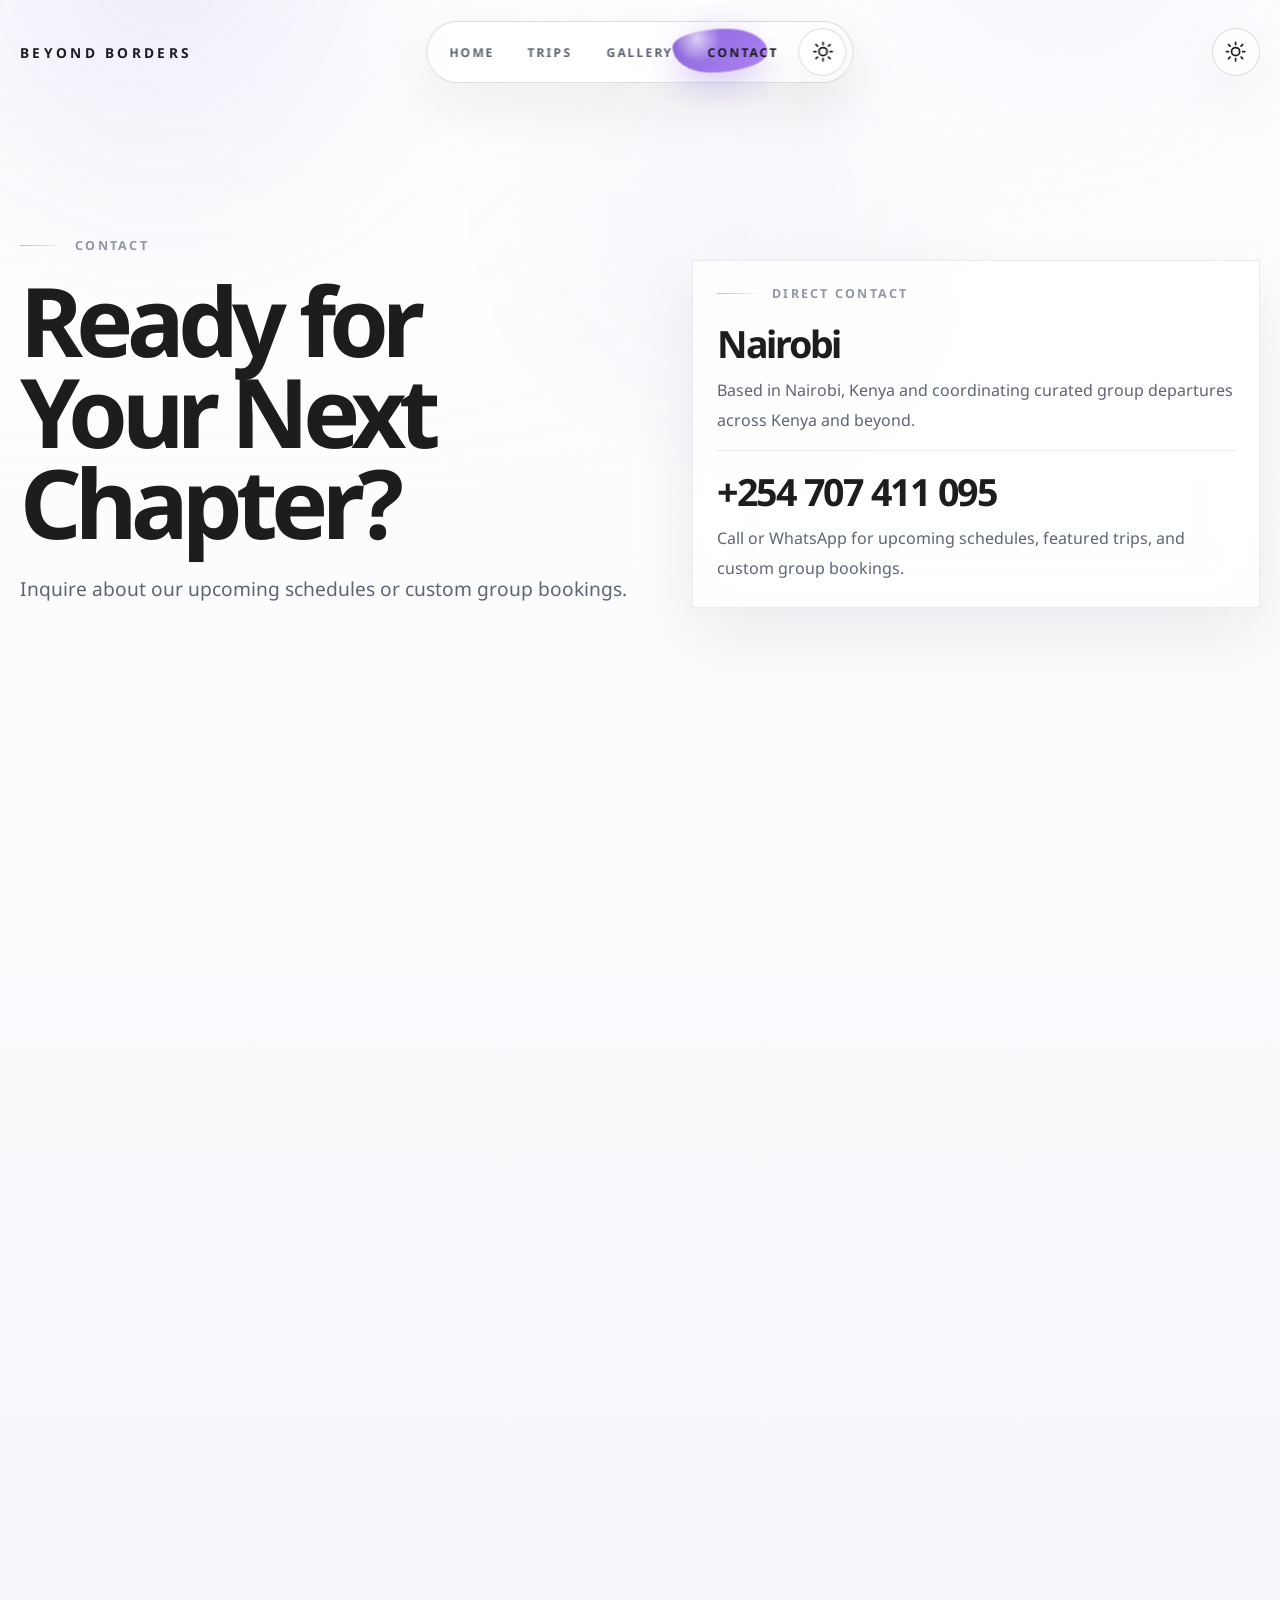
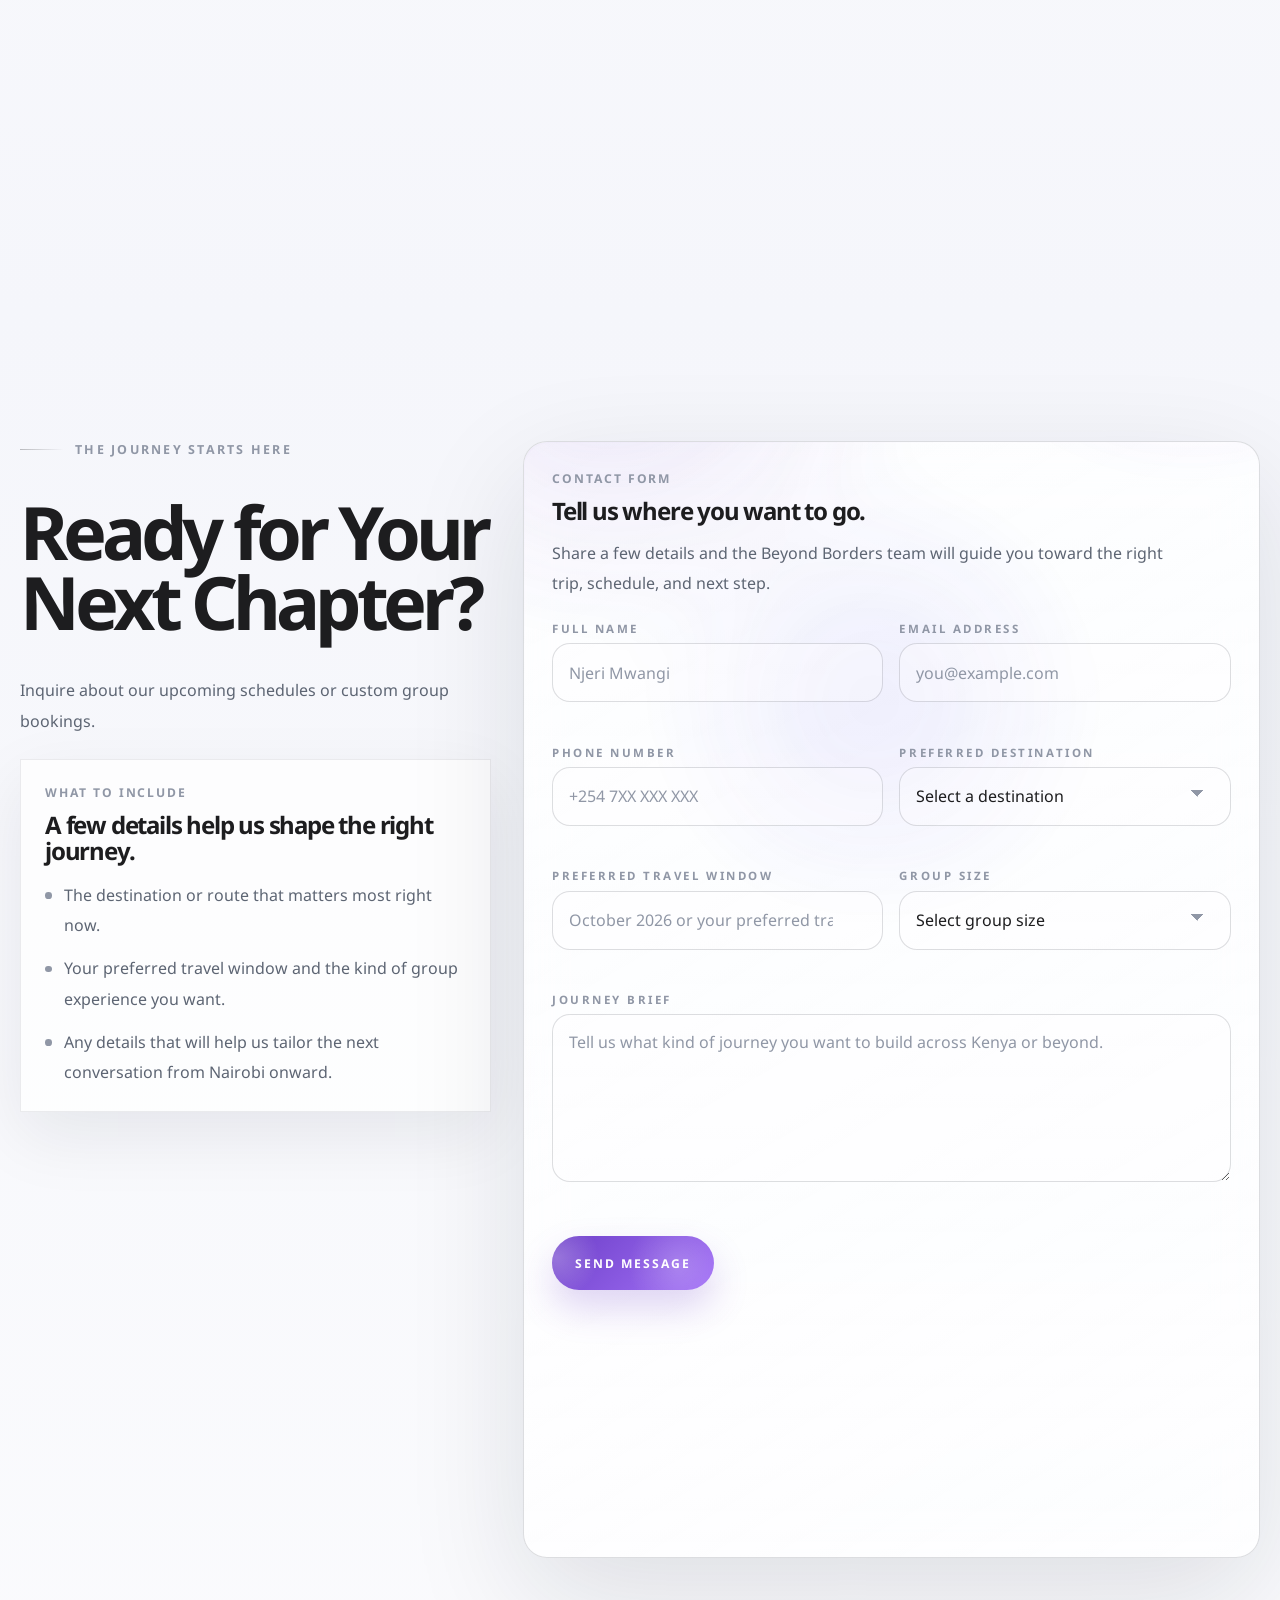
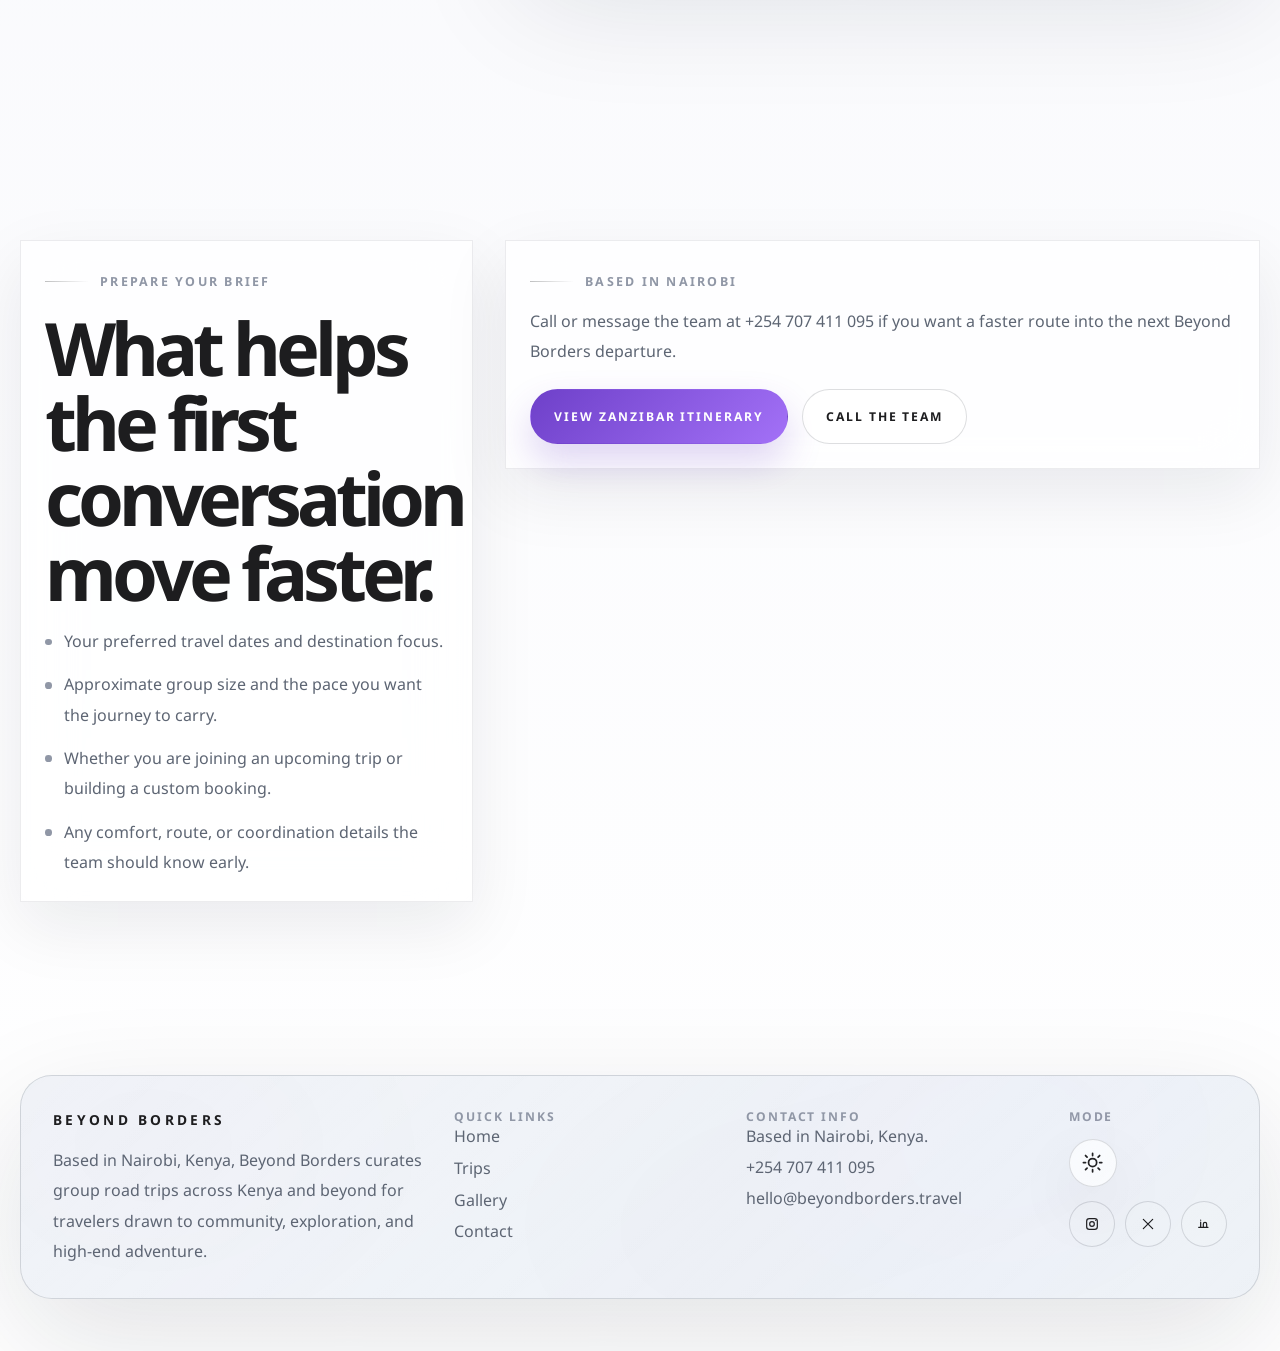
<file: frontend/contact.html>
<!DOCTYPE html>
<html lang="en">
<head>
    <meta charset="UTF-8">
    <meta name="viewport" content="width=device-width, initial-scale=1.0">
    <meta name="description" content="Reach Beyond Borders in Nairobi for upcoming trip schedules, custom group bookings, and curated road trip planning across Kenya and beyond.">
    <title>Beyond Borders | Contact</title>
    <link rel="preconnect" href="https://fonts.googleapis.com">
    <link rel="preconnect" href="https://fonts.gstatic.com" crossorigin>
    <link href="https://fonts.googleapis.com/css2?family=Noto+Sans:wght@400;500;700&display=swap" rel="stylesheet">
    <script>
        (function () {
            try {
                var stored = window.localStorage.getItem("bb-theme");
                var theme = stored || (window.matchMedia("(prefers-color-scheme: dark)").matches ? "dark" : "light");
                document.documentElement.setAttribute("data-theme", theme);
            } catch (error) {
                document.documentElement.setAttribute("data-theme", "light");
            }
        })();
    </script>
    <link rel="stylesheet" href="site.css">
</head>
<body data-page="contact">
<a class="skip-link" href="#main-content">Skip to content</a>

<header class="site-header">
    <div class="shell masthead">
        <a class="brand" href="index.html">BEYOND BORDERS</a>

        <nav class="nav-dock" aria-label="Primary" data-liquid-nav>
            <div class="nav-blob" aria-hidden="true"></div>
            <div class="nav-dock-row">
                <div class="nav-links">
                    <a class="nav-link" href="index.html">Home</a>
                    <a class="nav-link" href="trips.html">Trips</a>
                    <a class="nav-link" href="gallery.html">Gallery</a>
                    <a class="nav-link is-active" href="contact.html" aria-current="page">Contact</a>
                </div>

                <button class="theme-toggle theme-toggle-dock" type="button" data-theme-toggle aria-pressed="false" aria-label="Switch to dark mode">
                    <span class="sr-only" data-theme-label>Switch to dark mode</span>
                    <span class="theme-icon-shell" aria-hidden="true">
                        <svg class="theme-icon theme-icon-sun" viewBox="0 0 24 24" fill="none" stroke-width="1.8">
                            <circle cx="12" cy="12" r="4.2"></circle>
                            <path d="M12 2.5v2.2M12 19.3v2.2M4.7 4.7l1.6 1.6M17.7 17.7l1.6 1.6M2.5 12h2.2M19.3 12h2.2M4.7 19.3l1.6-1.6M17.7 6.3l1.6-1.6" stroke-linecap="round"></path>
                        </svg>
                        <svg class="theme-icon theme-icon-moon" viewBox="0 0 24 24" fill="none" stroke-width="1.8">
                            <path d="M20 15.2A8.4 8.4 0 0 1 8.8 4a8.8 8.8 0 1 0 11.2 11.2Z" stroke-linecap="round" stroke-linejoin="round"></path>
                        </svg>
                    </span>
                </button>
            </div>
        </nav>

        <div class="site-tools">
            <button class="theme-toggle theme-toggle-desktop" type="button" data-theme-toggle aria-pressed="false" aria-label="Switch to dark mode">
                <span class="sr-only" data-theme-label>Switch to dark mode</span>
                <span class="theme-icon-shell" aria-hidden="true">
                    <svg class="theme-icon theme-icon-sun" viewBox="0 0 24 24" fill="none" stroke-width="1.8">
                        <circle cx="12" cy="12" r="4.2"></circle>
                        <path d="M12 2.5v2.2M12 19.3v2.2M4.7 4.7l1.6 1.6M17.7 17.7l1.6 1.6M2.5 12h2.2M19.3 12h2.2M4.7 19.3l1.6-1.6M17.7 6.3l1.6-1.6" stroke-linecap="round"></path>
                    </svg>
                    <svg class="theme-icon theme-icon-moon" viewBox="0 0 24 24" fill="none" stroke-width="1.8">
                        <path d="M20 15.2A8.4 8.4 0 0 1 8.8 4a8.8 8.8 0 1 0 11.2 11.2Z" stroke-linecap="round" stroke-linejoin="round"></path>
                    </svg>
                </span>
            </button>
        </div>
    </div>
</header>

<main id="main-content">
    <section class="page-hero section">
        <div class="shell page-hero-grid">
            <div class="page-hero-copy">
                <p class="eyebrow" data-reveal="up">Contact</p>
                <h1 class="page-title" data-reveal="up" style="--delay: 0.06s;">Ready for Your Next Chapter?</h1>
                <p class="page-lead" data-reveal="up" style="--delay: 0.12s;">
                    Inquire about our upcoming schedules or custom group bookings.
                </p>
            </div>

            <div class="page-hero-panel" data-reveal="right" style="--delay: 0.14s;">
                <p class="eyebrow">Direct Contact</p>
                <div class="stats-stack">
                    <div class="stat-line">
                        <span class="stat-value">Nairobi</span>
                        <span class="stat-copy">Based in Nairobi, Kenya and coordinating curated group departures across Kenya and beyond.</span>
                    </div>
                    <div class="stat-line">
                        <span class="stat-value">+254 707 411 095</span>
                        <span class="stat-copy">Call or WhatsApp for upcoming schedules, featured trips, and custom group bookings.</span>
                    </div>
                </div>
            </div>
        </div>
    </section>

    <section class="section">
        <div class="shell">
            <div class="section-copy-block" data-reveal="up">
                <p class="eyebrow">Contact Channels</p>
                <h2 class="section-title">Reach the team in the format that fits your next departure.</h2>
            </div>

            <div class="contact-grid">
                <article class="glass-card contact-card" data-reveal="up">
                    <p class="card-kicker">Email</p>
                    <h3 class="card-title">Concierge Inbox</h3>
                    <p class="card-copy">Use email for group briefs, featured itinerary requests, and premium travel coordination.</p>
                    <div class="contact-row">
                        <a class="button primary" href="mailto:hello@beyondborders.travel">hello@beyondborders.travel</a>
                    </div>
                </article>

                <article class="glass-card contact-card" data-reveal="up" style="--delay: 0.06s;">
                    <p class="card-kicker">Phone</p>
                    <h3 class="card-title">Call The Team</h3>
                    <p class="card-copy">Speak with the Nairobi team directly about road trip schedules, featured departures, and group planning.</p>
                    <div class="contact-row">
                        <a class="button secondary" href="tel:+254707411095">+254 707 411 095</a>
                    </div>
                </article>

                <article class="glass-card contact-card" data-reveal="up" style="--delay: 0.12s;">
                    <p class="card-kicker">WhatsApp</p>
                    <h3 class="card-title">Fast Concierge Touchpoint</h3>
                    <p class="card-copy">Use WhatsApp for quick clarifications, featured trip questions, and custom booking follow-ups.</p>
                    <div class="contact-row">
                        <a class="button secondary" href="https://wa.me/254707411095">WhatsApp +254 707 411 095</a>
                    </div>
                </article>

                <article class="glass-card contact-card" data-reveal="up" style="--delay: 0.18s;">
                    <p class="card-kicker">Planning Brief</p>
                    <h3 class="card-title">Detailed Booking Flow</h3>
                    <p class="card-copy">If you need a more structured planning pathway, the booking brief page is still available as a deeper step.</p>
                    <div class="contact-row">
                        <a class="button secondary" href="booking.html">Open Booking Brief</a>
                    </div>
                </article>
            </div>
        </div>
    </section>

    <section class="section">
        <div class="shell contact-form-layout">
            <div class="contact-form-intro" data-reveal="left">
                <p class="eyebrow">The Journey Starts Here</p>
                <h2 class="section-title">Ready for Your Next Chapter?</h2>
                <p class="section-copy">
                    Inquire about our upcoming schedules or custom group bookings.
                </p>

                <article class="glass-card contact-form-aside">
                    <p class="card-kicker">What To Include</p>
                    <h3 class="card-title">A few details help us shape the right journey.</h3>
                    <ul class="info-list">
                        <li>The destination or route that matters most right now.</li>
                        <li>Your preferred travel window and the kind of group experience you want.</li>
                        <li>Any details that will help us tailor the next conversation from Nairobi onward.</li>
                    </ul>
                </article>
            </div>

            <div class="contact-form-shell" data-reveal="scale" style="--delay: 0.08s;">
                <div class="contact-form-head">
                    <p class="card-kicker">Contact Form</p>
                    <h3 class="card-title">Tell us where you want to go.</h3>
                    <p class="card-copy">
                        Share a few details and the Beyond Borders team will guide you toward the right trip, schedule, and next step.
                    </p>
                </div>

                <form class="contact-form" data-contact-form data-form-provider="formspree" data-form-endpoint="" data-emailjs-service-id="" data-emailjs-template-id="" data-emailjs-public-key="" novalidate>
                    <input type="hidden" name="source" value="beyond-borders-contact">

                    <div class="form-grid">
                        <div class="form-field" data-field>
                            <label class="field-label" for="contact-name">Full Name</label>
                            <div class="field-control">
                                <input class="field-input" id="contact-name" name="name" type="text" autocomplete="name" placeholder="Njeri Mwangi" data-validate="name" required>
                                <span class="field-indicator" aria-hidden="true">
                                    <svg class="field-icon field-icon-success" viewBox="0 0 24 24" fill="none" stroke-width="1.8">
                                        <path d="M5 12.5l4.1 4.1L19 7.5" stroke-linecap="round" stroke-linejoin="round"></path>
                                    </svg>
                                    <svg class="field-icon field-icon-error" viewBox="0 0 24 24" fill="none" stroke-width="1.8">
                                        <path d="M8 8l8 8M16 8l-8 8" stroke-linecap="round"></path>
                                    </svg>
                                </span>
                            </div>
                            <p class="field-message" aria-live="polite"></p>
                        </div>

                        <div class="form-field" data-field>
                            <label class="field-label" for="contact-email">Email Address</label>
                            <div class="field-control">
                                <input class="field-input" id="contact-email" name="email" type="email" autocomplete="email" placeholder="you@example.com" data-validate="email" required>
                                <span class="field-indicator" aria-hidden="true">
                                    <svg class="field-icon field-icon-success" viewBox="0 0 24 24" fill="none" stroke-width="1.8">
                                        <path d="M5 12.5l4.1 4.1L19 7.5" stroke-linecap="round" stroke-linejoin="round"></path>
                                    </svg>
                                    <svg class="field-icon field-icon-error" viewBox="0 0 24 24" fill="none" stroke-width="1.8">
                                        <path d="M8 8l8 8M16 8l-8 8" stroke-linecap="round"></path>
                                    </svg>
                                </span>
                            </div>
                            <p class="field-message" aria-live="polite"></p>
                        </div>

                        <div class="form-field" data-field>
                            <label class="field-label" for="contact-phone">Phone Number</label>
                            <div class="field-control">
                                <input class="field-input" id="contact-phone" name="phone" type="tel" autocomplete="tel" placeholder="+254 7XX XXX XXX" data-validate="phone">
                                <span class="field-indicator" aria-hidden="true">
                                    <svg class="field-icon field-icon-success" viewBox="0 0 24 24" fill="none" stroke-width="1.8">
                                        <path d="M5 12.5l4.1 4.1L19 7.5" stroke-linecap="round" stroke-linejoin="round"></path>
                                    </svg>
                                    <svg class="field-icon field-icon-error" viewBox="0 0 24 24" fill="none" stroke-width="1.8">
                                        <path d="M8 8l8 8M16 8l-8 8" stroke-linecap="round"></path>
                                    </svg>
                                </span>
                            </div>
                            <p class="field-message" aria-live="polite"></p>
                        </div>

                        <div class="form-field" data-field>
                            <label class="field-label" for="contact-interest">Preferred Destination</label>
                            <div class="field-control">
                                <select class="field-input field-select" id="contact-interest" name="interest" data-validate="interest" required>
                                    <option value="">Select a destination</option>
                                    <option value="zanzibar">Zanzibar</option>
                                    <option value="safari">Kenya Road Trips</option>
                                    <option value="coast">Coastal Escape</option>
                                    <option value="custom">Custom Group Booking</option>
                                </select>
                                <span class="field-indicator" aria-hidden="true">
                                    <svg class="field-icon field-icon-success" viewBox="0 0 24 24" fill="none" stroke-width="1.8">
                                        <path d="M5 12.5l4.1 4.1L19 7.5" stroke-linecap="round" stroke-linejoin="round"></path>
                                    </svg>
                                    <svg class="field-icon field-icon-error" viewBox="0 0 24 24" fill="none" stroke-width="1.8">
                                        <path d="M8 8l8 8M16 8l-8 8" stroke-linecap="round"></path>
                                    </svg>
                                </span>
                            </div>
                            <p class="field-message" aria-live="polite"></p>
                        </div>

                        <div class="form-field" data-field>
                            <label class="field-label" for="contact-window">Preferred Travel Window</label>
                            <div class="field-control">
                                <input class="field-input" id="contact-window" name="travel_window" type="text" placeholder="October 2026 or your preferred travel dates" data-validate="window">
                                <span class="field-indicator" aria-hidden="true">
                                    <svg class="field-icon field-icon-success" viewBox="0 0 24 24" fill="none" stroke-width="1.8">
                                        <path d="M5 12.5l4.1 4.1L19 7.5" stroke-linecap="round" stroke-linejoin="round"></path>
                                    </svg>
                                    <svg class="field-icon field-icon-error" viewBox="0 0 24 24" fill="none" stroke-width="1.8">
                                        <path d="M8 8l8 8M16 8l-8 8" stroke-linecap="round"></path>
                                    </svg>
                                </span>
                            </div>
                            <p class="field-message" aria-live="polite"></p>
                        </div>

                        <div class="form-field" data-field>
                            <label class="field-label" for="contact-group-size">Group Size</label>
                            <div class="field-control">
                                <select class="field-input field-select" id="contact-group-size" name="group_size" data-validate="groupSize" required>
                                    <option value="">Select group size</option>
                                    <option value="1-2">1-2 Guests</option>
                                    <option value="3-5">3-5 Guests</option>
                                    <option value="6-10">6-10 Guests</option>
                                    <option value="10+">10+ Guests</option>
                                </select>
                                <span class="field-indicator" aria-hidden="true">
                                    <svg class="field-icon field-icon-success" viewBox="0 0 24 24" fill="none" stroke-width="1.8">
                                        <path d="M5 12.5l4.1 4.1L19 7.5" stroke-linecap="round" stroke-linejoin="round"></path>
                                    </svg>
                                    <svg class="field-icon field-icon-error" viewBox="0 0 24 24" fill="none" stroke-width="1.8">
                                        <path d="M8 8l8 8M16 8l-8 8" stroke-linecap="round"></path>
                                    </svg>
                                </span>
                            </div>
                            <p class="field-message" aria-live="polite"></p>
                        </div>

                        <div class="form-field form-field-full" data-field>
                            <label class="field-label" for="contact-message">Journey Brief</label>
                            <div class="field-control">
                                <textarea class="field-input field-textarea" id="contact-message" name="message" rows="6" placeholder="Tell us what kind of journey you want to build across Kenya or beyond." data-validate="message" required></textarea>
                                <span class="field-indicator" aria-hidden="true">
                                    <svg class="field-icon field-icon-success" viewBox="0 0 24 24" fill="none" stroke-width="1.8">
                                        <path d="M5 12.5l4.1 4.1L19 7.5" stroke-linecap="round" stroke-linejoin="round"></path>
                                    </svg>
                                    <svg class="field-icon field-icon-error" viewBox="0 0 24 24" fill="none" stroke-width="1.8">
                                        <path d="M8 8l8 8M16 8l-8 8" stroke-linecap="round"></path>
                                    </svg>
                                </span>
                            </div>
                            <p class="field-message" aria-live="polite"></p>
                        </div>
                    </div>

                    <div class="form-submit-row">
                        <button class="button primary liquid-submit" type="submit" data-submit-button>
                            <span>Send Message</span>
                        </button>
                        <p class="form-status" data-form-status aria-live="polite"></p>
                    </div>
                </form>

                <div class="contact-form-success" data-form-success hidden tabindex="-1">
                    <p class="card-kicker">Message Delivered</p>
                    <h3 class="card-title">Message Sent. Your next chapter starts here.</h3>
                    <p class="card-copy">
                        The Beyond Borders team now has your brief and will reply with the right trip details, schedule guidance, and next steps.
                    </p>
                    <div class="cta-actions">
                        <a class="button primary" href="trips.html#featured-zanzibar">Review The Zanzibar Trip</a>
                        <a class="button secondary" href="gallery.html">Open The Gallery</a>
                    </div>
                </div>
            </div>
        </div>
    </section>

    <section class="section">
        <div class="shell story-grid">
            <article class="story-panel" data-reveal="left">
                <p class="eyebrow">Prepare Your Brief</p>
                <h2 class="section-title">What helps the first conversation move faster.</h2>
                <ul class="info-list">
                    <li>Your preferred travel dates and destination focus.</li>
                    <li>Approximate group size and the pace you want the journey to carry.</li>
                    <li>Whether you are joining an upcoming trip or building a custom booking.</li>
                    <li>Any comfort, route, or coordination details the team should know early.</li>
                </ul>
            </article>

            <aside class="list-panel" data-reveal="right" style="--delay: 0.08s;">
                <p class="eyebrow">Based In Nairobi</p>
                <p class="section-copy">Call or message the team at +254 707 411 095 if you want a faster route into the next Beyond Borders departure.</p>
                <div class="cta-actions">
                    <a class="button primary" href="trips.html#featured-zanzibar">View Zanzibar Itinerary</a>
                    <a class="button secondary" href="tel:+254707411095">Call The Team</a>
                </div>
            </aside>
        </div>
    </section>
</main>

<footer class="site-footer">
    <div class="shell">
        <div class="footer-card">
            <div class="footer-grid">
                <div class="footer-brand">
                    <a class="brand" href="index.html">BEYOND BORDERS</a>
                    <p class="footer-copy">Based in Nairobi, Kenya, Beyond Borders curates group road trips across Kenya and beyond for travelers drawn to community, exploration, and high-end adventure.</p>
                </div>

                <div class="footer-section">
                    <p class="footer-label">Quick Links</p>
                    <nav class="footer-links" aria-label="Footer quick links">
                        <a href="index.html">Home</a>
                        <a href="trips.html">Trips</a>
                        <a href="gallery.html">Gallery</a>
                        <a href="contact.html">Contact</a>
                    </nav>
                </div>

                <div class="footer-section">
                    <p class="footer-label">Contact Info</p>
                    <div class="footer-contact">
                        <span>Based in Nairobi, Kenya.</span>
                        <a href="tel:+254707411095">+254 707 411 095</a>
                        <a href="mailto:hello@beyondborders.travel">hello@beyondborders.travel</a>
                    </div>
                </div>

                <div class="footer-controls">
                    <p class="footer-label">Mode</p>
                    <button class="footer-toggle" type="button" data-theme-toggle aria-pressed="false" aria-label="Switch to dark mode">
                        <span class="sr-only" data-theme-label>Switch to dark mode</span>
                        <span class="theme-icon-shell" aria-hidden="true">
                            <svg class="theme-icon theme-icon-sun" viewBox="0 0 24 24" fill="none" stroke-width="1.8">
                                <circle cx="12" cy="12" r="4.2"></circle>
                                <path d="M12 2.5v2.2M12 19.3v2.2M4.7 4.7l1.6 1.6M17.7 17.7l1.6 1.6M2.5 12h2.2M19.3 12h2.2M4.7 19.3l1.6-1.6M17.7 6.3l1.6-1.6" stroke-linecap="round"></path>
                            </svg>
                            <svg class="theme-icon theme-icon-moon" viewBox="0 0 24 24" fill="none" stroke-width="1.8">
                                <path d="M20 15.2A8.4 8.4 0 0 1 8.8 4a8.8 8.8 0 1 0 11.2 11.2Z" stroke-linecap="round" stroke-linejoin="round"></path>
                            </svg>
                        </span>
                    </button>

                    <div class="social-links" aria-label="Social links">
                        <a class="social-link" href="https://www.instagram.com/" aria-label="Instagram">
                            <svg viewBox="0 0 24 24" fill="none" stroke-width="1.8">
                                <rect x="4" y="4" width="16" height="16" rx="4"></rect>
                                <circle cx="12" cy="12" r="3.5"></circle>
                                <path d="M17.5 6.5h.01" stroke-linecap="round"></path>
                            </svg>
                        </a>
                        <a class="social-link" href="https://x.com/" aria-label="X">
                            <svg viewBox="0 0 24 24" fill="none" stroke-width="1.8">
                                <path d="M5 5l14 14M19 5L5 19" stroke-linecap="round"></path>
                            </svg>
                        </a>
                        <a class="social-link" href="https://www.linkedin.com/" aria-label="LinkedIn">
                            <svg viewBox="0 0 24 24" fill="none" stroke-width="1.8">
                                <path d="M7 9v8M7 6.2v.1M11 17v-5a2.5 2.5 0 0 1 5 0v5M4 17h14" stroke-linecap="round" stroke-linejoin="round"></path>
                            </svg>
                        </a>
                    </div>
                </div>
            </div>
        </div>
    </div>
</footer>

<script src="site.js"></script>
</body>
</html>
</file>
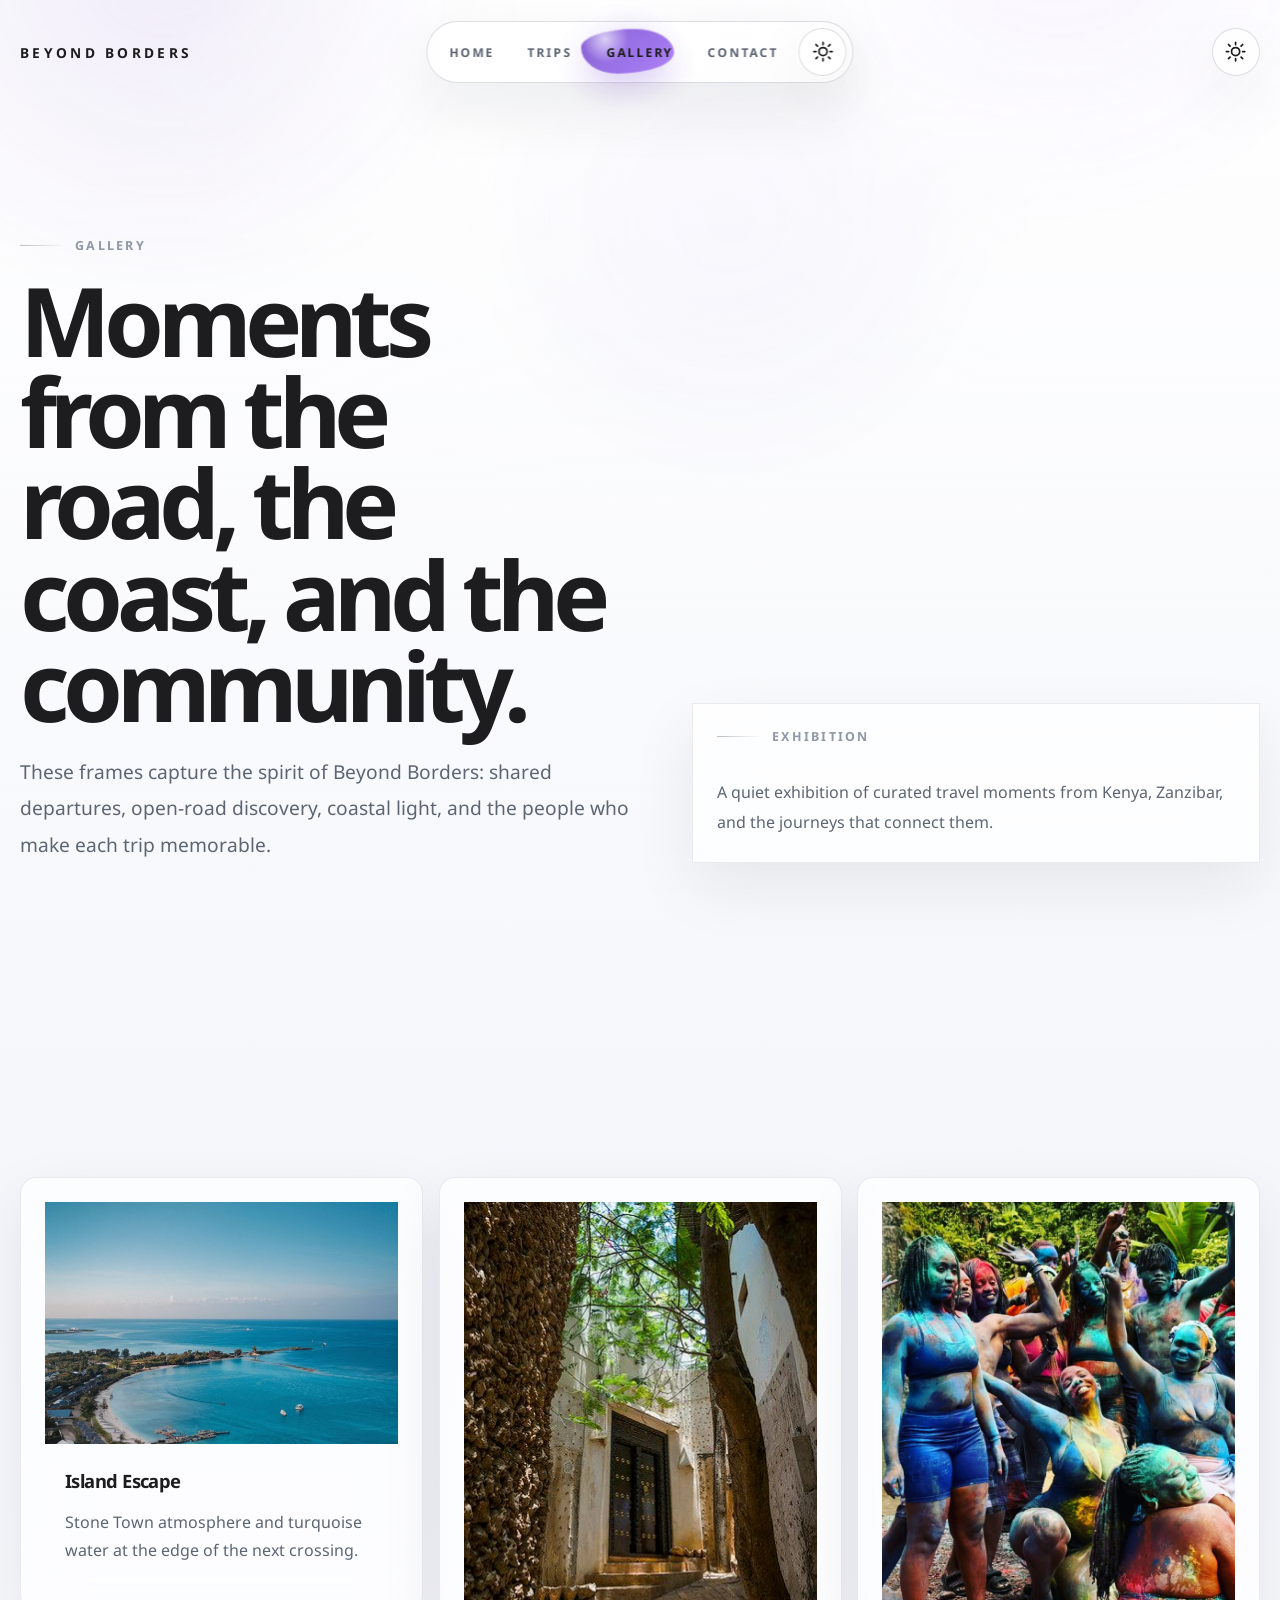
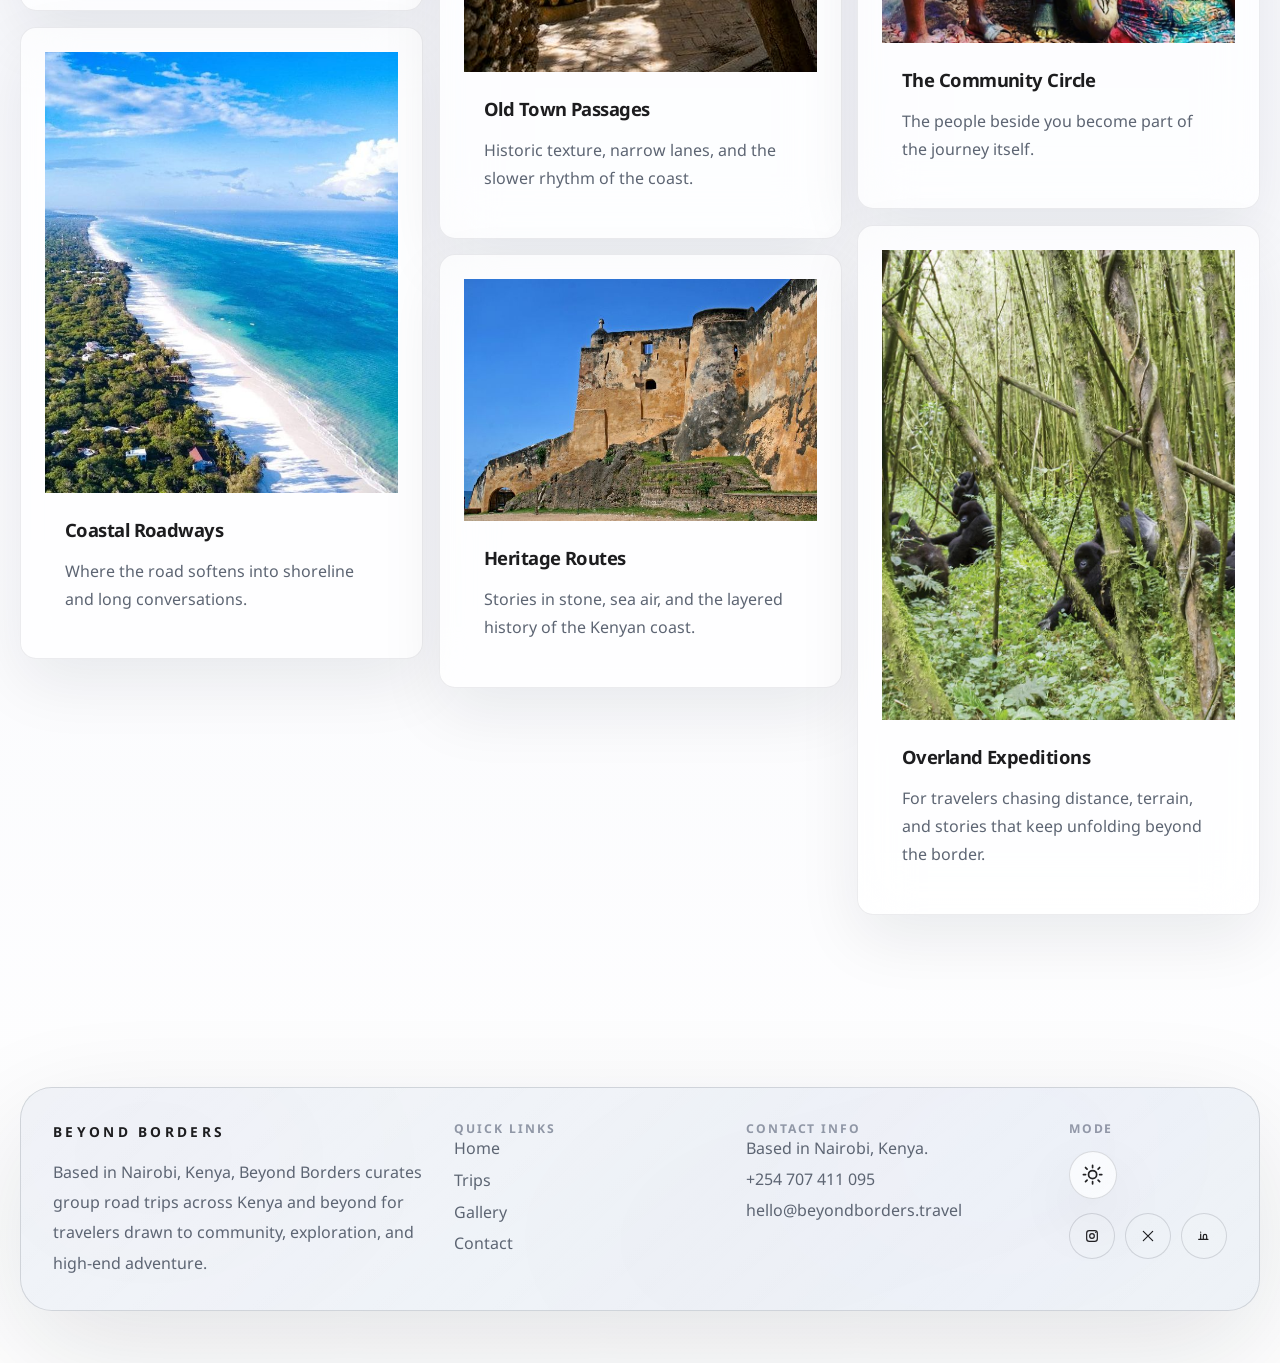
<file: frontend/gallery.html>
<!DOCTYPE html>
<html lang="en">
<head>
    <meta charset="UTF-8">
    <meta name="viewport" content="width=device-width, initial-scale=1.0">
    <meta name="description" content="View Beyond Borders travel moments across Kenya and beyond, from coastal roads and overland expeditions to community-centered journeys.">
    <title>Beyond Borders | Gallery</title>
    <link rel="preconnect" href="https://fonts.googleapis.com">
    <link rel="preconnect" href="https://fonts.gstatic.com" crossorigin>
    <link href="https://fonts.googleapis.com/css2?family=Noto+Sans:wght@400;500;700&display=swap" rel="stylesheet">
    <script>
        (function () {
            try {
                var stored = window.localStorage.getItem("bb-theme");
                var theme = stored || (window.matchMedia("(prefers-color-scheme: dark)").matches ? "dark" : "light");
                document.documentElement.setAttribute("data-theme", theme);
            } catch (error) {
                document.documentElement.setAttribute("data-theme", "light");
            }
        })();
    </script>
    <link rel="stylesheet" href="site.css">
</head>
<body data-page="gallery">
<a class="skip-link" href="#main-content">Skip to content</a>

<header class="site-header">
    <div class="shell masthead">
        <a class="brand" href="index.html">BEYOND BORDERS</a>

        <nav class="nav-dock" aria-label="Primary" data-liquid-nav>
            <div class="nav-blob" aria-hidden="true"></div>
            <div class="nav-dock-row">
                <div class="nav-links">
                    <a class="nav-link" href="index.html">Home</a>
                    <a class="nav-link" href="trips.html">Trips</a>
                    <a class="nav-link is-active" href="gallery.html" aria-current="page">Gallery</a>
                    <a class="nav-link" href="contact.html">Contact</a>
                </div>

                <button class="theme-toggle theme-toggle-dock" type="button" data-theme-toggle aria-pressed="false" aria-label="Switch to dark mode">
                    <span class="sr-only" data-theme-label>Switch to dark mode</span>
                    <span class="theme-icon-shell" aria-hidden="true">
                        <svg class="theme-icon theme-icon-sun" viewBox="0 0 24 24" fill="none" stroke-width="1.8">
                            <circle cx="12" cy="12" r="4.2"></circle>
                            <path d="M12 2.5v2.2M12 19.3v2.2M4.7 4.7l1.6 1.6M17.7 17.7l1.6 1.6M2.5 12h2.2M19.3 12h2.2M4.7 19.3l1.6-1.6M17.7 6.3l1.6-1.6" stroke-linecap="round"></path>
                        </svg>
                        <svg class="theme-icon theme-icon-moon" viewBox="0 0 24 24" fill="none" stroke-width="1.8">
                            <path d="M20 15.2A8.4 8.4 0 0 1 8.8 4a8.8 8.8 0 1 0 11.2 11.2Z" stroke-linecap="round" stroke-linejoin="round"></path>
                        </svg>
                    </span>
                </button>
            </div>
        </nav>

        <div class="site-tools">
            <button class="theme-toggle theme-toggle-desktop" type="button" data-theme-toggle aria-pressed="false" aria-label="Switch to dark mode">
                <span class="sr-only" data-theme-label>Switch to dark mode</span>
                <span class="theme-icon-shell" aria-hidden="true">
                    <svg class="theme-icon theme-icon-sun" viewBox="0 0 24 24" fill="none" stroke-width="1.8">
                        <circle cx="12" cy="12" r="4.2"></circle>
                        <path d="M12 2.5v2.2M12 19.3v2.2M4.7 4.7l1.6 1.6M17.7 17.7l1.6 1.6M2.5 12h2.2M19.3 12h2.2M4.7 19.3l1.6-1.6M17.7 6.3l1.6-1.6" stroke-linecap="round"></path>
                    </svg>
                    <svg class="theme-icon theme-icon-moon" viewBox="0 0 24 24" fill="none" stroke-width="1.8">
                        <path d="M20 15.2A8.4 8.4 0 0 1 8.8 4a8.8 8.8 0 1 0 11.2 11.2Z" stroke-linecap="round" stroke-linejoin="round"></path>
                    </svg>
                </span>
            </button>
        </div>
    </div>
</header>

<main id="main-content">
    <section class="page-hero section">
        <div class="shell page-hero-grid">
            <div class="page-hero-copy">
                <p class="eyebrow" data-reveal="up">Gallery</p>
                <h1 class="page-title" data-reveal="up" style="--delay: 0.06s;">Moments from the road, the coast, and the community.</h1>
                <p class="page-lead" data-reveal="up" style="--delay: 0.12s;">
                    These frames capture the spirit of Beyond Borders: shared departures, open-road discovery, coastal light, and the people who make each trip memorable.
                </p>
            </div>

            <div class="page-hero-panel" data-reveal="right" style="--delay: 0.14s;">
                <p class="eyebrow">Exhibition</p>
                <p class="card-copy">A quiet exhibition of curated travel moments from Kenya, Zanzibar, and the journeys that connect them.</p>
            </div>
        </div>
    </section>

    <section class="section">
        <div class="shell">
            <div class="gallery-grid gallery-masonry">
                <article class="glass-card gallery-card" data-reveal="up">
                    <img src="Assets/Zanzibar.jpg" alt="Zanzibar coastline and resort waterfront used for the featured trip visual" loading="lazy" decoding="async">
                    <div class="card-copy">
                        <strong>Island Escape</strong>
                        <span>Stone Town atmosphere and turquoise water at the edge of the next crossing.</span>
                    </div>
                </article>

                <article class="glass-card gallery-card" data-reveal="up" style="--delay: 0.05s;">
                    <img src="Assets/Diani.jpg" alt="Aerial Diani beach with white sand and turquoise Indian Ocean water" loading="lazy" decoding="async">
                    <div class="card-copy">
                        <strong>Coastal Roadways</strong>
                        <span>Where the road softens into shoreline and long conversations.</span>
                    </div>
                </article>

                <article class="glass-card gallery-card" data-reveal="up" style="--delay: 0.1s;">
                    <img src="Assets/Lamu.jpg" alt="Quiet Lamu alleyway with filtered daylight and textured coastal architecture" loading="lazy" decoding="async">
                    <div class="card-copy">
                        <strong>Old Town Passages</strong>
                        <span>Historic texture, narrow lanes, and the slower rhythm of the coast.</span>
                    </div>
                </article>

                <article class="glass-card gallery-card" data-reveal="up" style="--delay: 0.15s;">
                    <img src="Assets/FortJesus.jpg" alt="Fort Jesus stone walls in Mombasa under blue sky" loading="lazy" decoding="async">
                    <div class="card-copy">
                        <strong>Heritage Routes</strong>
                        <span>Stories in stone, sea air, and the layered history of the Kenyan coast.</span>
                    </div>
                </article>

                <article class="glass-card gallery-card" data-reveal="up" style="--delay: 0.2s;">
                    <img src="Assets/Kanunga_Group_Photo.jpg" alt="A Beyond Borders travel group celebrating together during a colorful outdoor experience" loading="lazy" decoding="async">
                    <div class="card-copy">
                        <strong>The Community Circle</strong>
                        <span>The people beside you become part of the journey itself.</span>
                    </div>
                </article>

                <article class="glass-card gallery-card" data-reveal="up" style="--delay: 0.25s;">
                    <img src="Assets/Rwanda.jpg" alt="Dense green forest and wildlife representing a wilder overland route beyond Kenya" loading="lazy" decoding="async">
                    <div class="card-copy">
                        <strong>Overland Expeditions</strong>
                        <span>For travelers chasing distance, terrain, and stories that keep unfolding beyond the border.</span>
                    </div>
                </article>
            </div>
        </div>
    </section>
</main>

<footer class="site-footer">
    <div class="shell">
        <div class="footer-card">
            <div class="footer-grid">
                <div class="footer-brand">
                    <a class="brand" href="index.html">BEYOND BORDERS</a>
                    <p class="footer-copy">Based in Nairobi, Kenya, Beyond Borders curates group road trips across Kenya and beyond for travelers drawn to community, exploration, and high-end adventure.</p>
                </div>

                <div class="footer-section">
                    <p class="footer-label">Quick Links</p>
                    <nav class="footer-links" aria-label="Footer quick links">
                        <a href="index.html">Home</a>
                        <a href="trips.html">Trips</a>
                        <a href="gallery.html">Gallery</a>
                        <a href="contact.html">Contact</a>
                    </nav>
                </div>

                <div class="footer-section">
                    <p class="footer-label">Contact Info</p>
                    <div class="footer-contact">
                        <span>Based in Nairobi, Kenya.</span>
                        <a href="tel:+254707411095">+254 707 411 095</a>
                        <a href="mailto:hello@beyondborders.travel">hello@beyondborders.travel</a>
                    </div>
                </div>

                <div class="footer-controls">
                    <p class="footer-label">Mode</p>
                    <button class="footer-toggle" type="button" data-theme-toggle aria-pressed="false" aria-label="Switch to dark mode">
                        <span class="sr-only" data-theme-label>Switch to dark mode</span>
                        <span class="theme-icon-shell" aria-hidden="true">
                            <svg class="theme-icon theme-icon-sun" viewBox="0 0 24 24" fill="none" stroke-width="1.8">
                                <circle cx="12" cy="12" r="4.2"></circle>
                                <path d="M12 2.5v2.2M12 19.3v2.2M4.7 4.7l1.6 1.6M17.7 17.7l1.6 1.6M2.5 12h2.2M19.3 12h2.2M4.7 19.3l1.6-1.6M17.7 6.3l1.6-1.6" stroke-linecap="round"></path>
                            </svg>
                            <svg class="theme-icon theme-icon-moon" viewBox="0 0 24 24" fill="none" stroke-width="1.8">
                                <path d="M20 15.2A8.4 8.4 0 0 1 8.8 4a8.8 8.8 0 1 0 11.2 11.2Z" stroke-linecap="round" stroke-linejoin="round"></path>
                            </svg>
                        </span>
                    </button>

                    <div class="social-links" aria-label="Social links">
                        <a class="social-link" href="https://www.instagram.com/" aria-label="Instagram">
                            <svg viewBox="0 0 24 24" fill="none" stroke-width="1.8">
                                <rect x="4" y="4" width="16" height="16" rx="4"></rect>
                                <circle cx="12" cy="12" r="3.5"></circle>
                                <path d="M17.5 6.5h.01" stroke-linecap="round"></path>
                            </svg>
                        </a>
                        <a class="social-link" href="https://x.com/" aria-label="X">
                            <svg viewBox="0 0 24 24" fill="none" stroke-width="1.8">
                                <path d="M5 5l14 14M19 5L5 19" stroke-linecap="round"></path>
                            </svg>
                        </a>
                        <a class="social-link" href="https://www.linkedin.com/" aria-label="LinkedIn">
                            <svg viewBox="0 0 24 24" fill="none" stroke-width="1.8">
                                <path d="M7 9v8M7 6.2v.1M11 17v-5a2.5 2.5 0 0 1 5 0v5M4 17h14" stroke-linecap="round" stroke-linejoin="round"></path>
                            </svg>
                        </a>
                    </div>
                </div>
            </div>
        </div>
    </div>
</footer>

<script src="site.js"></script>
</body>
</html>
</file>
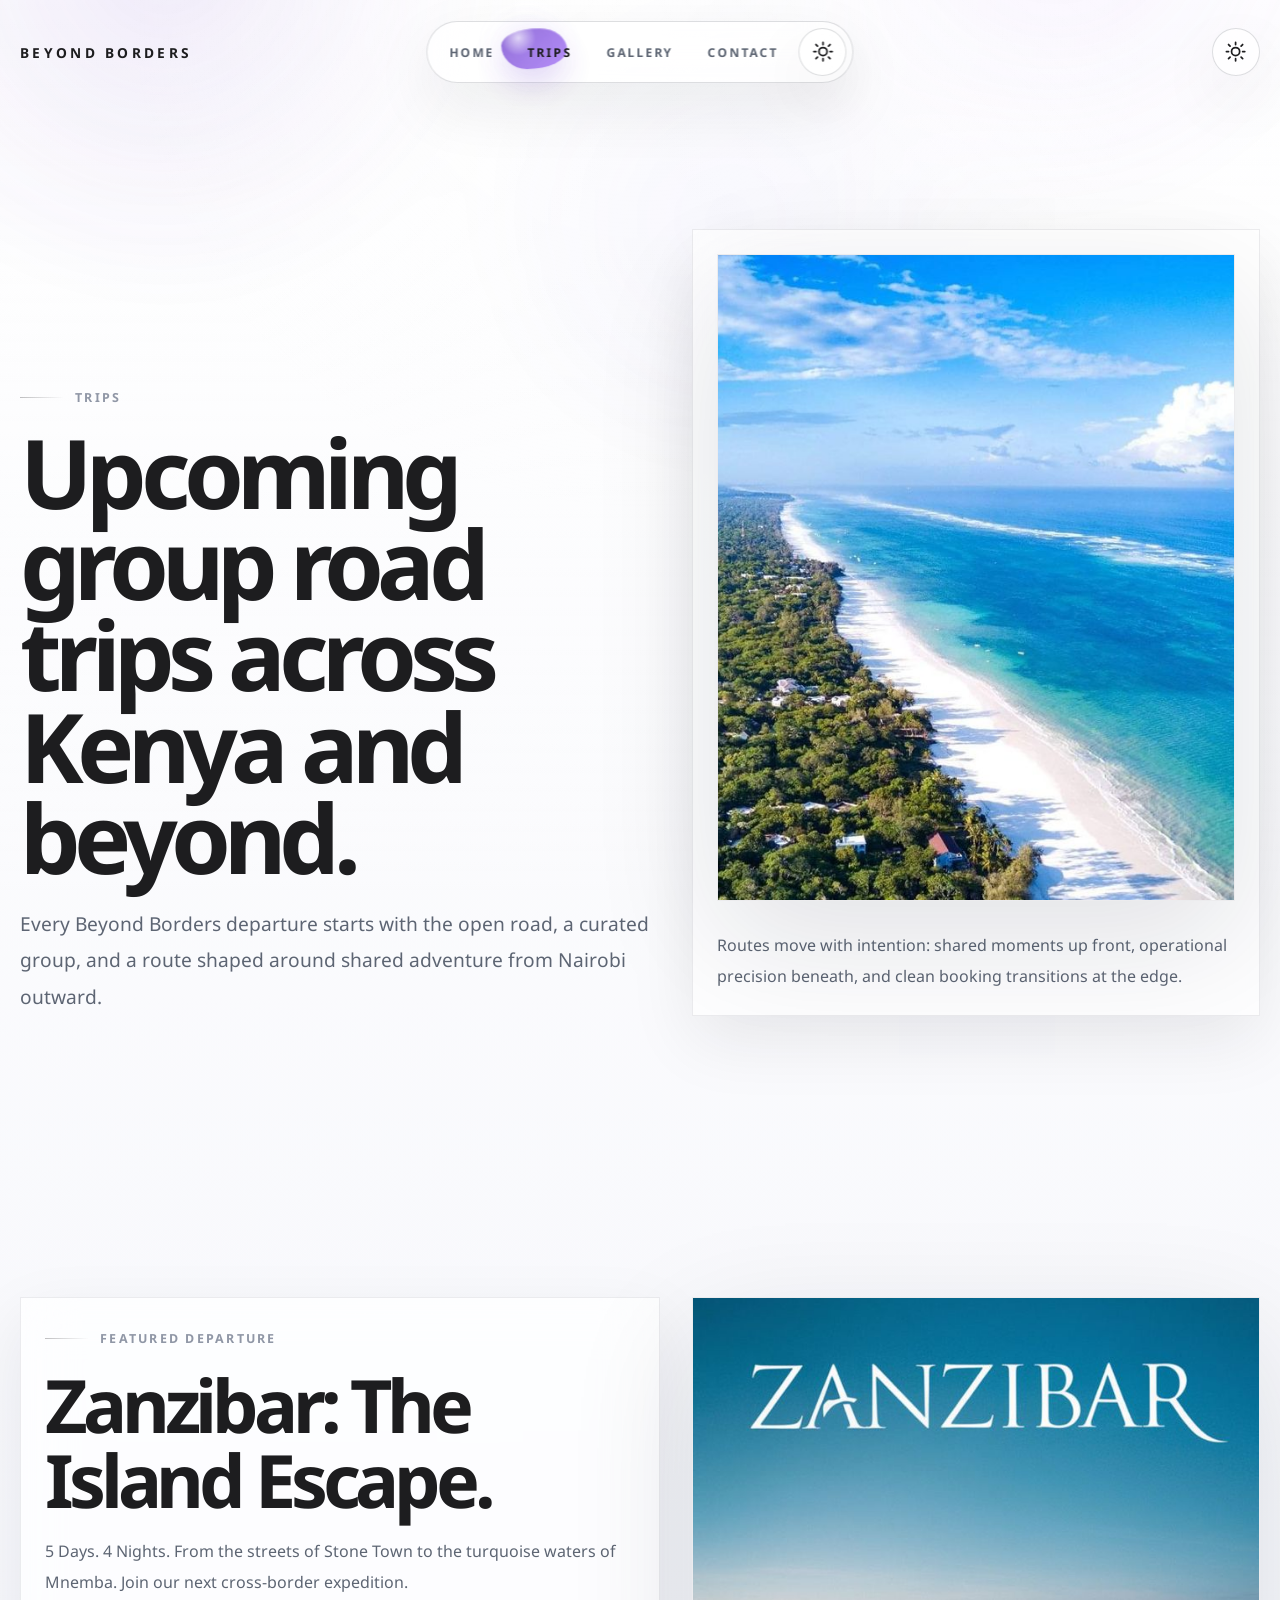
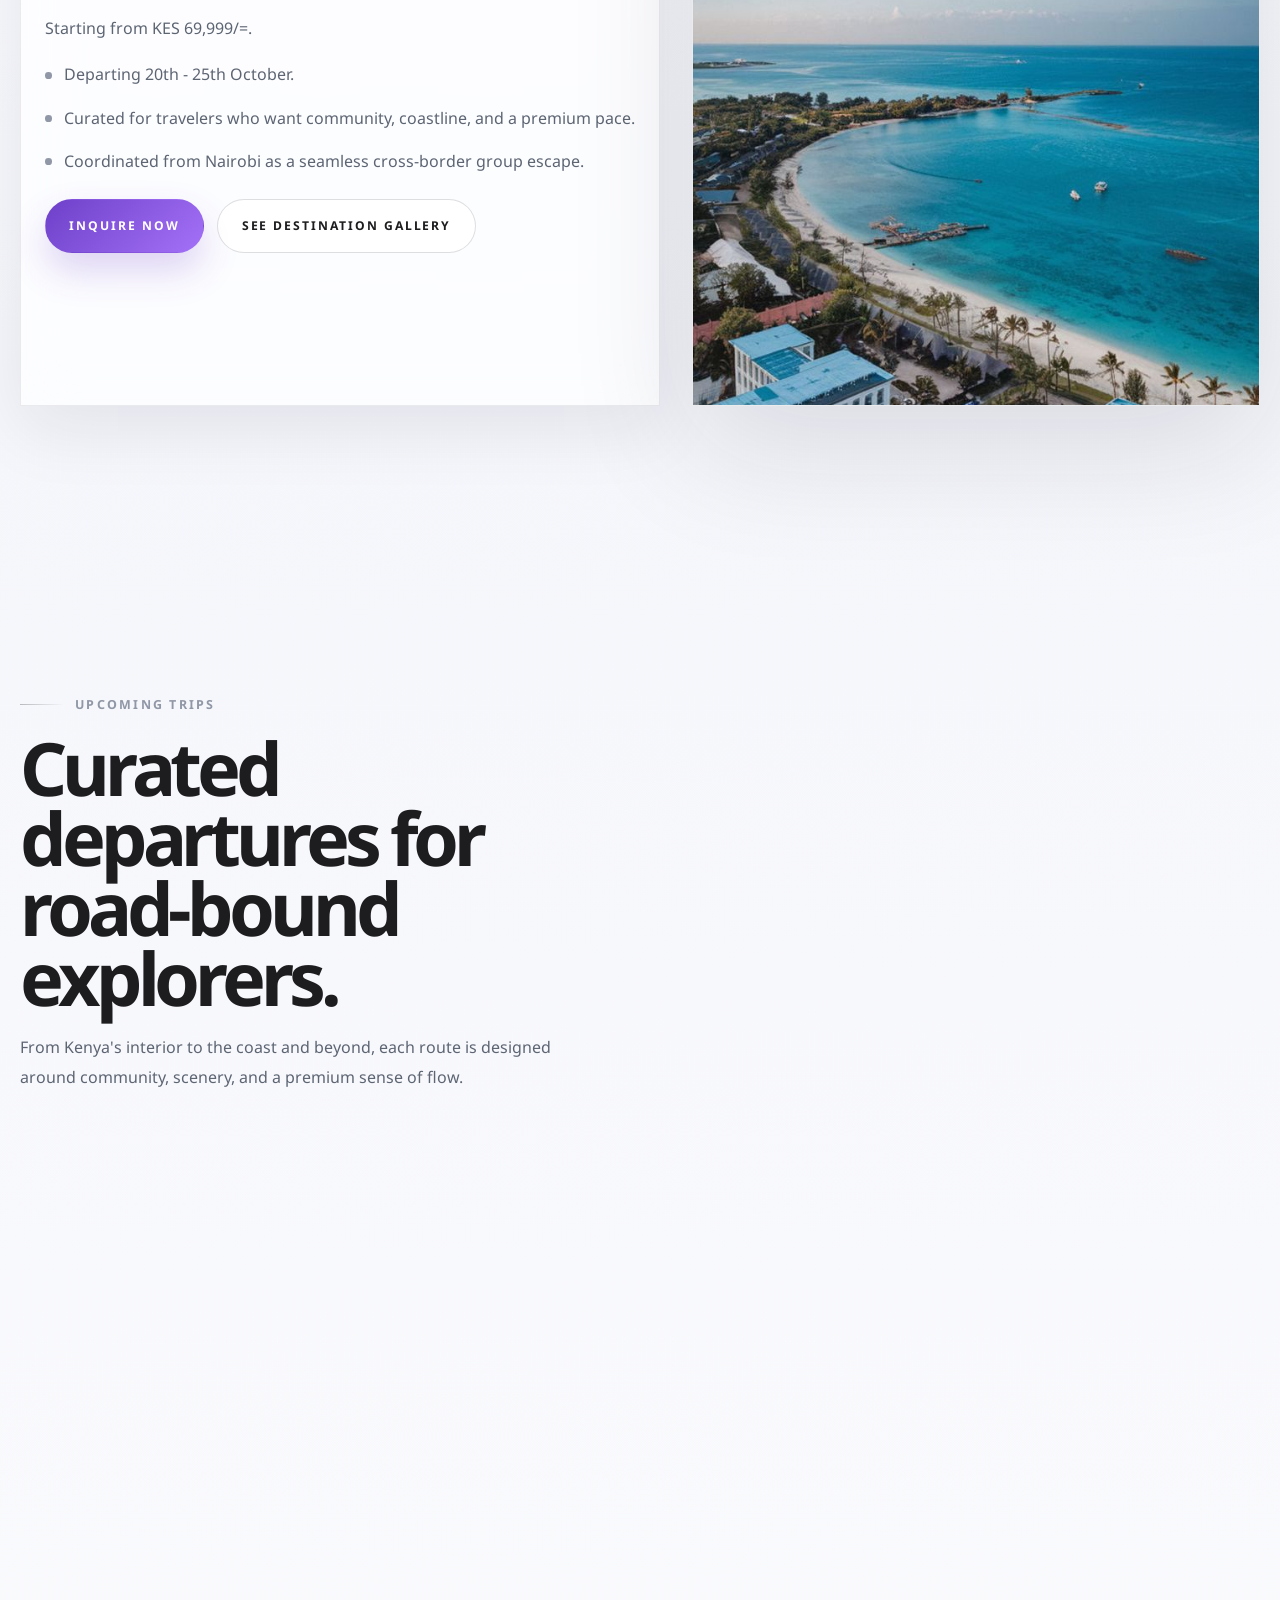
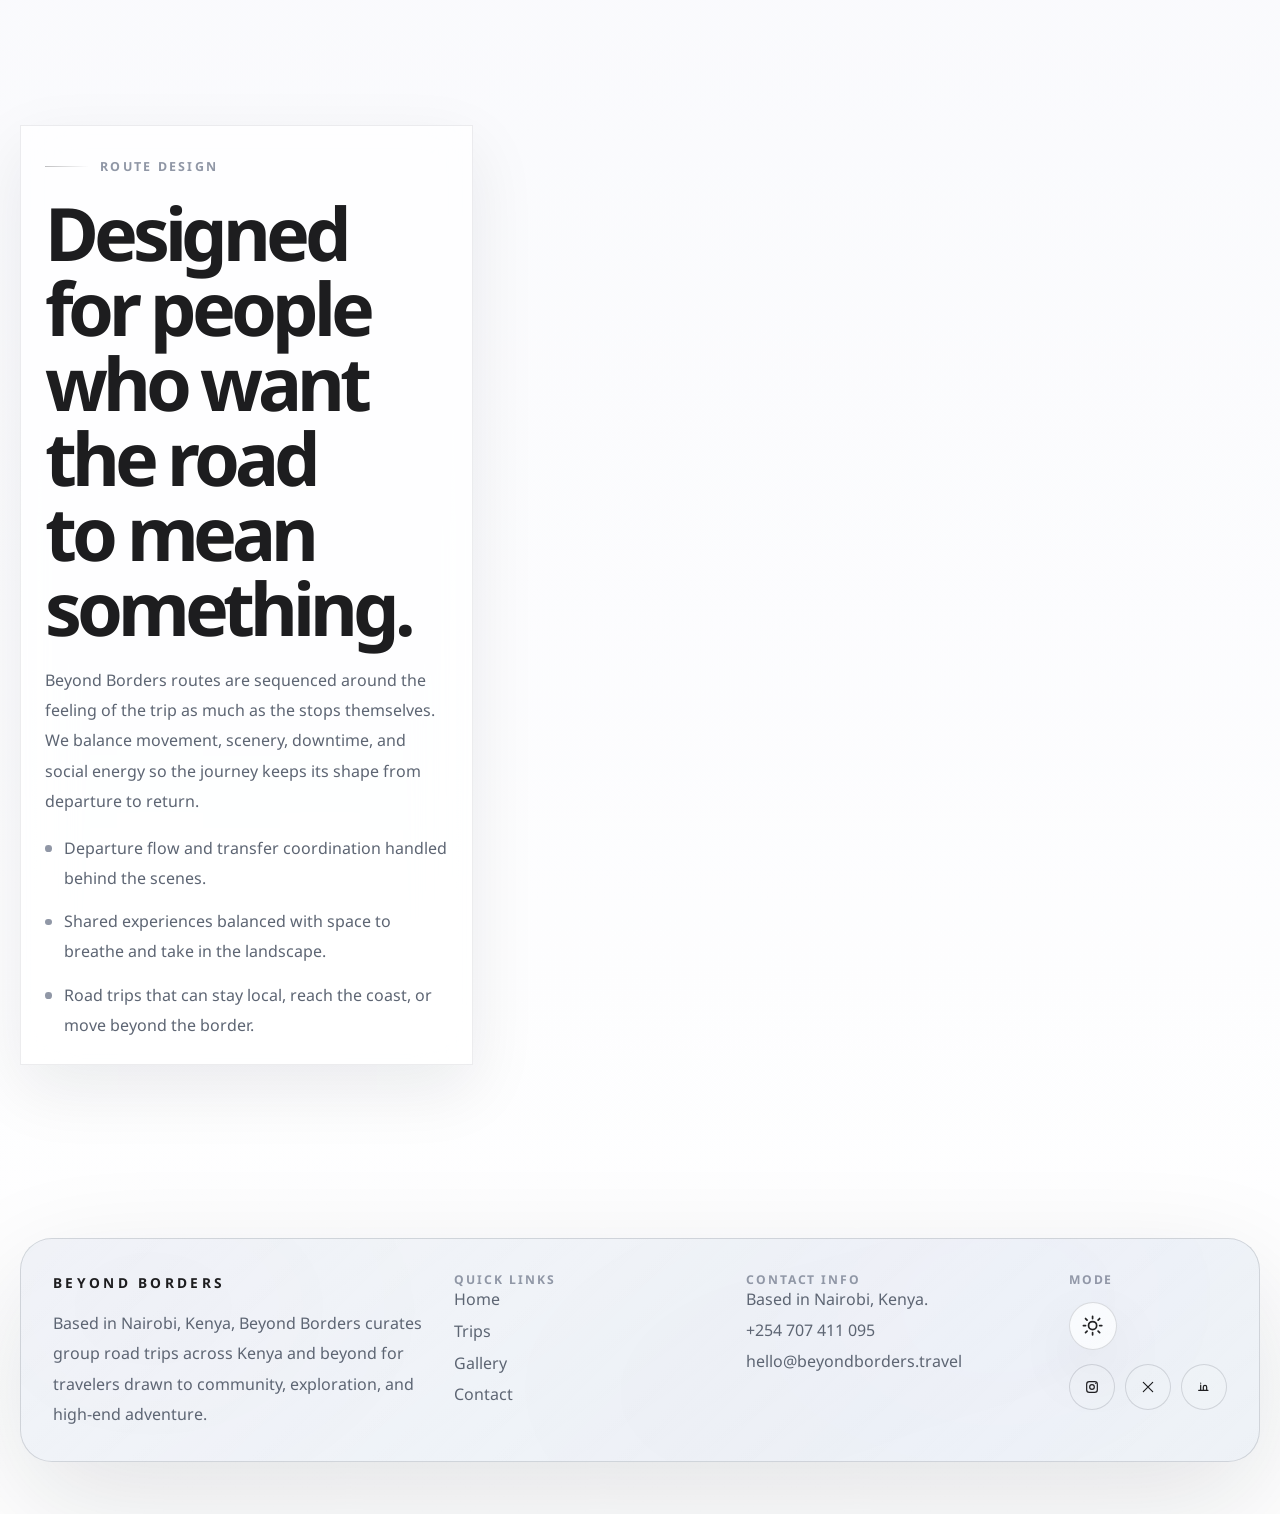
<file: frontend/trips.html>
<!DOCTYPE html>
<html lang="en">
<head>
    <meta charset="UTF-8">
    <meta name="viewport" content="width=device-width, initial-scale=1.0">
    <meta name="description" content="Explore upcoming Beyond Borders road trips across Kenya, Zanzibar, and East Africa, including curated group departures from Nairobi.">
    <title>Beyond Borders | Upcoming Trips</title>
    <link rel="preconnect" href="https://fonts.googleapis.com">
    <link rel="preconnect" href="https://fonts.gstatic.com" crossorigin>
    <link href="https://fonts.googleapis.com/css2?family=Noto+Sans:wght@400;500;700&display=swap" rel="stylesheet">
    <script>
        (function () {
            try {
                var stored = window.localStorage.getItem("bb-theme");
                var theme = stored || (window.matchMedia("(prefers-color-scheme: dark)").matches ? "dark" : "light");
                document.documentElement.setAttribute("data-theme", theme);
            } catch (error) {
                document.documentElement.setAttribute("data-theme", "light");
            }
        })();
    </script>
    <link rel="stylesheet" href="site.css">
</head>
<body data-page="trips">
<a class="skip-link" href="#main-content">Skip to content</a>

<header class="site-header">
    <div class="shell masthead">
        <a class="brand" href="index.html">BEYOND BORDERS</a>

        <nav class="nav-dock" aria-label="Primary" data-liquid-nav>
            <div class="nav-blob" aria-hidden="true"></div>
            <div class="nav-dock-row">
                <div class="nav-links">
                    <a class="nav-link" href="index.html">Home</a>
                    <a class="nav-link is-active" href="trips.html" aria-current="page">Trips</a>
                    <a class="nav-link" href="gallery.html">Gallery</a>
                    <a class="nav-link" href="contact.html">Contact</a>
                </div>

                <button class="theme-toggle theme-toggle-dock" type="button" data-theme-toggle aria-pressed="false" aria-label="Switch to dark mode">
                    <span class="sr-only" data-theme-label>Switch to dark mode</span>
                    <span class="theme-icon-shell" aria-hidden="true">
                        <svg class="theme-icon theme-icon-sun" viewBox="0 0 24 24" fill="none" stroke-width="1.8">
                            <circle cx="12" cy="12" r="4.2"></circle>
                            <path d="M12 2.5v2.2M12 19.3v2.2M4.7 4.7l1.6 1.6M17.7 17.7l1.6 1.6M2.5 12h2.2M19.3 12h2.2M4.7 19.3l1.6-1.6M17.7 6.3l1.6-1.6" stroke-linecap="round"></path>
                        </svg>
                        <svg class="theme-icon theme-icon-moon" viewBox="0 0 24 24" fill="none" stroke-width="1.8">
                            <path d="M20 15.2A8.4 8.4 0 0 1 8.8 4a8.8 8.8 0 1 0 11.2 11.2Z" stroke-linecap="round" stroke-linejoin="round"></path>
                        </svg>
                    </span>
                </button>
            </div>
        </nav>

        <div class="site-tools">
            <button class="theme-toggle theme-toggle-desktop" type="button" data-theme-toggle aria-pressed="false" aria-label="Switch to dark mode">
                <span class="sr-only" data-theme-label>Switch to dark mode</span>
                <span class="theme-icon-shell" aria-hidden="true">
                    <svg class="theme-icon theme-icon-sun" viewBox="0 0 24 24" fill="none" stroke-width="1.8">
                        <circle cx="12" cy="12" r="4.2"></circle>
                        <path d="M12 2.5v2.2M12 19.3v2.2M4.7 4.7l1.6 1.6M17.7 17.7l1.6 1.6M2.5 12h2.2M19.3 12h2.2M4.7 19.3l1.6-1.6M17.7 6.3l1.6-1.6" stroke-linecap="round"></path>
                    </svg>
                    <svg class="theme-icon theme-icon-moon" viewBox="0 0 24 24" fill="none" stroke-width="1.8">
                        <path d="M20 15.2A8.4 8.4 0 0 1 8.8 4a8.8 8.8 0 1 0 11.2 11.2Z" stroke-linecap="round" stroke-linejoin="round"></path>
                    </svg>
                </span>
            </button>
        </div>
    </div>
</header>

<main id="main-content">
    <section class="page-hero section">
        <div class="shell page-hero-grid">
            <div class="page-hero-copy">
                <p class="eyebrow" data-reveal="up">Trips</p>
                <h1 class="page-title" data-reveal="up" style="--delay: 0.06s;">Upcoming group road trips across Kenya and beyond.</h1>
                <p class="page-lead" data-reveal="up" style="--delay: 0.12s;">
                    Every Beyond Borders departure starts with the open road, a curated group, and a route shaped around shared adventure from Nairobi outward.
                </p>
            </div>

            <div class="page-hero-panel" data-reveal="right" style="--delay: 0.14s;">
                <figure class="page-hero-image">
                    <img src="Assets/Diani.jpg" alt="Kenya coastline showing premium beach travel and ocean-facing itinerary pacing" decoding="async" fetchpriority="high">
                </figure>
                <p class="card-copy">Routes move with intention: shared moments up front, operational precision beneath, and clean booking transitions at the edge.</p>
            </div>
        </div>
    </section>

    <section class="section" id="featured-zanzibar">
        <div class="shell editorial-grid">
            <article class="story-panel" data-reveal="left">
                <p class="eyebrow">Featured Departure</p>
                <h2 class="section-title">Zanzibar: The Island Escape.</h2>
                <p class="section-copy">
                    5 Days. 4 Nights. From the streets of Stone Town to the turquoise waters of Mnemba. Join our next cross-border expedition.
                </p>
                <p class="section-copy">
                    Starting from KES 69,999/=.
                </p>
                <ul class="info-list">
                    <li>Departing 20th - 25th October.</li>
                    <li>Curated for travelers who want community, coastline, and a premium pace.</li>
                    <li>Coordinated from Nairobi as a seamless cross-border group escape.</li>
                </ul>
                <div class="cta-actions">
                    <a class="button primary" href="contact.html">Inquire Now</a>
                    <a class="button secondary" href="gallery.html">See Destination Gallery</a>
                </div>
            </article>

            <figure class="page-hero-image" data-reveal="right" style="--delay: 0.08s;">
                <img src="Assets/Zanzibar.jpg" alt="Zanzibar coastal imagery used for the October featured event itinerary" loading="lazy" decoding="async">
            </figure>
        </div>
    </section>

    <section class="section">
        <div class="shell">
            <div class="section-copy-block" data-reveal="up">
                <p class="eyebrow">Upcoming Trips</p>
                <h2 class="section-title">Curated departures for road-bound explorers.</h2>
                <p class="section-copy">
                    From Kenya's interior to the coast and beyond, each route is designed around community, scenery, and a premium sense of flow.
                </p>
            </div>

            <div class="route-grid">
                <article class="route-card" data-reveal="up" style="--delay: 0.04s;">
                    <p class="card-kicker">Kenya North</p>
                    <h3>Northern Frontier</h3>
                    <p>A rugged overland journey through wide terrain, changing light, and a tighter group rhythm built for discovery.</p>
                    <ul class="pill-row" aria-label="Northern Frontier trip details">
                        <li>6 Days</li>
                        <li>Overland</li>
                        <li>Shared Adventure</li>
                    </ul>
                </article>

                <article class="route-card" data-reveal="up" style="--delay: 0.1s;">
                    <p class="card-kicker">Coastal South</p>
                    <h3>Coastal Roadways</h3>
                    <p>A slower road-trip sequence with shoreline stops, breezy stays, and reflective downtime once the road reaches the ocean.</p>
                    <ul class="pill-row" aria-label="Coastal Roadways trip details">
                        <li>4 Days</li>
                        <li>Coastline</li>
                        <li>Relaxed Pace</li>
                    </ul>
                </article>

                <article class="route-card" data-reveal="up" style="--delay: 0.16s;">
                    <p class="card-kicker">Cross-Border</p>
                    <h3>Island Escape</h3>
                    <p>A Kenya-to-Zanzibar movement designed for travelers who want the energy of departure and the calm of arrival.</p>
                    <ul class="pill-row" aria-label="Island Escape trip details">
                        <li>5 Days</li>
                        <li>Zanzibar</li>
                        <li>Premium Group</li>
                    </ul>
                </article>
            </div>
        </div>
    </section>

    <section class="section">
        <div class="shell story-grid">
            <article class="story-panel" data-reveal="left">
                <p class="eyebrow">Route Design</p>
                <h2 class="section-title">Designed for people who want the road to mean something.</h2>
                <p class="section-copy">
                    Beyond Borders routes are sequenced around the feeling of the trip as much as the stops themselves. We balance movement, scenery, downtime, and social energy so the journey keeps its shape from departure to return.
                </p>
                <ul class="info-list">
                    <li>Departure flow and transfer coordination handled behind the scenes.</li>
                    <li>Shared experiences balanced with space to breathe and take in the landscape.</li>
                    <li>Road trips that can stay local, reach the coast, or move beyond the border.</li>
                </ul>
            </article>

            <aside class="list-panel" data-reveal="right" style="--delay: 0.08s;">
                <p class="eyebrow">Best Fit</p>
                <p class="section-copy">These departures are designed for travelers who want shared adventure without sacrificing clarity, pace, or polish.</p>
                <ul class="info-list">
                    <li>Friend groups, milestone escapes, and intentional travel circles.</li>
                    <li>Guests seeking a premium Kenyan road trip with real community.</li>
                    <li>Travelers layering coast, inland routes, and cross-border moments.</li>
                </ul>
            </aside>
        </div>
    </section>
</main>

<footer class="site-footer">
    <div class="shell">
        <div class="footer-card">
            <div class="footer-grid">
                <div class="footer-brand">
                    <a class="brand" href="index.html">BEYOND BORDERS</a>
                    <p class="footer-copy">Based in Nairobi, Kenya, Beyond Borders curates group road trips across Kenya and beyond for travelers drawn to community, exploration, and high-end adventure.</p>
                </div>

                <div class="footer-section">
                    <p class="footer-label">Quick Links</p>
                    <nav class="footer-links" aria-label="Footer quick links">
                        <a href="index.html">Home</a>
                        <a href="trips.html">Trips</a>
                        <a href="gallery.html">Gallery</a>
                        <a href="contact.html">Contact</a>
                    </nav>
                </div>

                <div class="footer-section">
                    <p class="footer-label">Contact Info</p>
                    <div class="footer-contact">
                        <span>Based in Nairobi, Kenya.</span>
                        <a href="tel:+254707411095">+254 707 411 095</a>
                        <a href="mailto:hello@beyondborders.travel">hello@beyondborders.travel</a>
                    </div>
                </div>

                <div class="footer-controls">
                    <p class="footer-label">Mode</p>
                    <button class="footer-toggle" type="button" data-theme-toggle aria-pressed="false" aria-label="Switch to dark mode">
                        <span class="sr-only" data-theme-label>Switch to dark mode</span>
                        <span class="theme-icon-shell" aria-hidden="true">
                            <svg class="theme-icon theme-icon-sun" viewBox="0 0 24 24" fill="none" stroke-width="1.8">
                                <circle cx="12" cy="12" r="4.2"></circle>
                                <path d="M12 2.5v2.2M12 19.3v2.2M4.7 4.7l1.6 1.6M17.7 17.7l1.6 1.6M2.5 12h2.2M19.3 12h2.2M4.7 19.3l1.6-1.6M17.7 6.3l1.6-1.6" stroke-linecap="round"></path>
                            </svg>
                            <svg class="theme-icon theme-icon-moon" viewBox="0 0 24 24" fill="none" stroke-width="1.8">
                                <path d="M20 15.2A8.4 8.4 0 0 1 8.8 4a8.8 8.8 0 1 0 11.2 11.2Z" stroke-linecap="round" stroke-linejoin="round"></path>
                            </svg>
                        </span>
                    </button>

                    <div class="social-links" aria-label="Social links">
                        <a class="social-link" href="https://www.instagram.com/" aria-label="Instagram">
                            <svg viewBox="0 0 24 24" fill="none" stroke-width="1.8">
                                <rect x="4" y="4" width="16" height="16" rx="4"></rect>
                                <circle cx="12" cy="12" r="3.5"></circle>
                                <path d="M17.5 6.5h.01" stroke-linecap="round"></path>
                            </svg>
                        </a>
                        <a class="social-link" href="https://x.com/" aria-label="X">
                            <svg viewBox="0 0 24 24" fill="none" stroke-width="1.8">
                                <path d="M5 5l14 14M19 5L5 19" stroke-linecap="round"></path>
                            </svg>
                        </a>
                        <a class="social-link" href="https://www.linkedin.com/" aria-label="LinkedIn">
                            <svg viewBox="0 0 24 24" fill="none" stroke-width="1.8">
                                <path d="M7 9v8M7 6.2v.1M11 17v-5a2.5 2.5 0 0 1 5 0v5M4 17h14" stroke-linecap="round" stroke-linejoin="round"></path>
                            </svg>
                        </a>
                    </div>
                </div>
            </div>
        </div>
    </div>
</footer>

<script src="site.js"></script>
</body>
</html>
</file>
<file: frontend/site.css>
:root {
    --bg-primary: #ffffff;
    --bg-secondary: #f5f6fb;
    --bg-tertiary: #eef1f7;
    --surface: rgba(255, 255, 255, 0.72);
    --surface-strong: rgba(255, 255, 255, 0.9);
    --surface-soft: rgba(255, 255, 255, 0.56);
    --text-main: #1d1d1f;
    --text-secondary: #5d6573;
    --text-muted: #9097a6;
    --line: rgba(17, 24, 39, 0.08);
    --line-strong: rgba(17, 24, 39, 0.14);
    --accent-purple: #6e40c9;
    --accent-amethyst: #a371f7;
    --accent-indigo: #4f46e5;
    --accent-glow: rgba(110, 64, 201, 0.16);
    --accent-glow-strong: rgba(110, 64, 201, 0.34);
    --shadow-soft: 0 24px 64px rgba(16, 24, 40, 0.08);
    --shadow-strong: 0 40px 120px rgba(16, 24, 40, 0.12);
    --footer-base: #edf1f7;
    --footer-ink: #5d6573;
    --footer-slate: #232733;
    --modal-overlay: rgba(11, 14, 20, 0.34);
    --nav-shell: rgba(255, 255, 255, 0.7);
    --liquid-opacity: 0.1;
    --container: min(1240px, calc(100% - 2rem));
    --section-space: clamp(6rem, 11vw, 10rem);
    --hero-ease: cubic-bezier(0.2, 0.8, 0.2, 1);
}

html[data-theme="dark"] {
    --bg-primary: #040507;
    --bg-secondary: #0a0c10;
    --bg-tertiary: #0f1218;
    --surface: rgba(10, 13, 18, 0.72);
    --surface-strong: rgba(12, 15, 20, 0.9);
    --surface-soft: rgba(9, 12, 18, 0.6);
    --text-main: #f5f5f7;
    --text-secondary: rgba(245, 245, 247, 0.76);
    --text-muted: rgba(245, 245, 247, 0.48);
    --line: rgba(255, 255, 255, 0.08);
    --line-strong: rgba(255, 255, 255, 0.14);
    --accent-purple: #8d63ff;
    --accent-amethyst: #c4a7ff;
    --accent-indigo: #7a6af8;
    --accent-glow: rgba(141, 99, 255, 0.22);
    --accent-glow-strong: rgba(141, 99, 255, 0.42);
    --shadow-soft: 0 24px 64px rgba(0, 0, 0, 0.24);
    --shadow-strong: 0 40px 120px rgba(0, 0, 0, 0.34);
    --footer-base: #090b11;
    --footer-ink: rgba(245, 245, 247, 0.62);
    --footer-slate: #1a1f29;
    --modal-overlay: rgba(2, 4, 8, 0.54);
    --nav-shell: rgba(12, 14, 18, 0.74);
    --liquid-opacity: 0.2;
}

*,
*::before,
*::after {
    box-sizing: border-box;
    margin: 0;
    padding: 0;
}

html {
    scroll-behavior: auto;
    color-scheme: light;
}

html[data-theme="dark"] {
    color-scheme: dark;
}

body {
    min-height: 100vh;
    overflow-x: hidden;
    font-family: "Noto Sans", -apple-system, BlinkMacSystemFont, sans-serif;
    -webkit-font-smoothing: antialiased;
    text-rendering: optimizeLegibility;
    color: var(--text-main);
    background:
        linear-gradient(180deg, var(--bg-primary) 0%, var(--bg-secondary) 42%, var(--bg-primary) 100%);
}

body::before {
    content: "";
    position: fixed;
    inset: -20% -8% auto;
    z-index: -2;
    height: 48rem;
    background:
        radial-gradient(circle at 18% 18%, rgba(110, 64, 201, 0.16), transparent 24%),
        radial-gradient(circle at 78% 12%, rgba(163, 113, 247, 0.12), transparent 22%),
        radial-gradient(circle at 56% 52%, rgba(79, 70, 229, 0.08), transparent 28%);
    filter: blur(56px);
    opacity: 0.84;
    animation: washDrift 20s ease-in-out infinite alternate;
    pointer-events: none;
    transition: opacity 0.8s var(--hero-ease);
    will-change: transform, opacity;
}

body::after {
    content: "";
    position: fixed;
    inset: 0;
    z-index: -1;
    background:
        linear-gradient(180deg, rgba(255, 255, 255, 0.18), rgba(255, 255, 255, 0)),
        radial-gradient(circle at top, rgba(255, 255, 255, 0.44), transparent 46%);
    opacity: 1;
    pointer-events: none;
    transition: opacity 0.8s var(--hero-ease);
    will-change: opacity;
}

html[data-theme="dark"] body::after {
    background:
        linear-gradient(180deg, rgba(255, 255, 255, 0.03), rgba(255, 255, 255, 0)),
        radial-gradient(circle at top, rgba(141, 99, 255, 0.05), transparent 48%);
}

body.is-motion-sequenced::before,
body.is-motion-sequenced::after {
    opacity: 0;
}

body.is-motion-sequenced::before {
    animation-play-state: paused;
}

body.is-motion-sequenced.is-loaded::before {
    opacity: 0.84;
    animation-play-state: running;
}

body.is-motion-sequenced.is-loaded::after {
    opacity: 1;
}

img {
    display: block;
    width: 100%;
    height: auto;
}

a {
    color: inherit;
    text-decoration: none;
}

button,
input,
select,
textarea {
    font: inherit;
}

button {
    border: 0;
    background: none;
    color: inherit;
}

.shell {
    width: var(--container);
    margin: 0 auto;
}

.skip-link {
    position: absolute;
    top: -4rem;
    left: 1rem;
    z-index: 100;
    padding: 0.85rem 1.1rem;
    border-radius: 999px;
    background: var(--accent-purple);
    color: #ffffff;
    transition: top 180ms ease;
}

.skip-link:focus {
    top: 1rem;
}

.site-header {
    position: sticky;
    top: 0;
    z-index: 50;
    padding: 1rem 0 0;
}

.masthead {
    position: relative;
    display: flex;
    align-items: center;
    justify-content: space-between;
    gap: 1rem;
    min-height: 4.5rem;
}

.brand {
    display: inline-flex;
    align-items: center;
    font-size: 0.86rem;
    font-weight: 700;
    letter-spacing: 0.24em;
    text-transform: uppercase;
    color: var(--text-main);
    white-space: nowrap;
}

.nav-dock,
.theme-toggle,
.footer-toggle {
    border: 1px solid var(--line-strong);
    background: var(--nav-shell);
    box-shadow: var(--shadow-soft);
    backdrop-filter: blur(24px) saturate(160%);
    -webkit-backdrop-filter: blur(24px) saturate(160%);
}

.nav-dock {
    position: absolute;
    left: 50%;
    transform: translateX(-50%);
    display: inline-flex;
    align-items: center;
    justify-content: center;
    padding: 0.38rem;
    border-radius: 999px;
    z-index: 60;
    transition:
        top 320ms var(--hero-ease),
        bottom 320ms var(--hero-ease),
        width 320ms var(--hero-ease),
        padding 320ms var(--hero-ease),
        border-radius 320ms var(--hero-ease),
        transform 320ms var(--hero-ease),
        box-shadow 320ms var(--hero-ease),
        border-color 320ms ease,
        background 320ms ease,
        backdrop-filter 320ms ease;
}

.nav-dock-row {
    position: relative;
    z-index: 2;
    display: flex;
    align-items: center;
    gap: 0.28rem;
}

.nav-links {
    position: relative;
    z-index: 2;
    display: flex;
    align-items: center;
    justify-content: center;
    flex: 1 1 auto;
    gap: 0.1rem;
}

.nav-link {
    position: relative;
    z-index: 2;
    display: inline-flex;
    align-items: center;
    justify-content: center;
    min-height: 3rem;
    padding: 0.9rem 1rem;
    border-radius: 999px;
    color: var(--text-secondary);
    font-size: 0.76rem;
    font-weight: 700;
    letter-spacing: 0.16em;
    text-transform: uppercase;
    transition: color 180ms ease;
    touch-action: manipulation;
    white-space: nowrap;
}

.nav-link:hover,
.nav-link:focus-visible,
.nav-link.is-active {
    color: var(--text-main);
    outline: none;
}

.nav-link[aria-current="page"] {
    color: var(--text-main);
}

.nav-blob {
    --blob-x: 0px;
    --blob-y: 0px;
    --blob-w: 0px;
    --blob-h: 0px;
    --blob-opacity: 0;
    --blob-scale-x: 1;
    --blob-scale-y: 1;
    --blob-tilt: 0deg;
    position: absolute;
    top: 0;
    left: 0;
    width: var(--blob-w);
    height: var(--blob-h);
    opacity: var(--blob-opacity);
    transform: translate3d(var(--blob-x), var(--blob-y), 0) scale(var(--blob-scale-x), var(--blob-scale-y)) rotate(var(--blob-tilt));
    transform-origin: center;
    pointer-events: none;
    z-index: 1;
    will-change: transform, opacity, width, height;
}

.nav-blob::before,
.nav-blob::after {
    content: "";
    position: absolute;
    inset: 0;
    border-radius: 58% 42% 61% 39% / 42% 52% 48% 58%;
}

.nav-blob::before {
    background:
        radial-gradient(circle at 26% 24%, rgba(255, 255, 255, 0.72), transparent 30%),
        linear-gradient(135deg, rgba(110, 64, 201, 0.96), rgba(163, 113, 247, 0.94));
    box-shadow:
        0 16px 32px rgba(110, 64, 201, 0.22),
        inset 0 1px 0 rgba(255, 255, 255, 0.32);
    animation: blobMorph 9s ease-in-out infinite;
}

.nav-blob::after {
    inset: -14%;
    background:
        radial-gradient(circle at 48% 48%, rgba(141, 99, 255, 0.34), transparent 58%),
        radial-gradient(circle at 30% 24%, rgba(255, 255, 255, 0.2), transparent 44%);
    filter: blur(16px);
    opacity: 0.72;
    animation: blobMorph 12s ease-in-out infinite reverse;
}

.site-tools {
    display: flex;
    align-items: center;
    gap: 0.75rem;
}

.theme-toggle-dock {
    display: none;
}

.theme-toggle,
.footer-toggle {
    display: inline-flex;
    align-items: center;
    justify-content: center;
    gap: 0;
    min-height: 3rem;
    width: 3rem;
    height: 3rem;
    padding: 0;
    border-radius: 999px;
    cursor: pointer;
    touch-action: manipulation;
    transition: transform 180ms ease, border-color 180ms ease;
}

.theme-toggle:hover,
.theme-toggle:focus-visible,
.footer-toggle:hover,
.footer-toggle:focus-visible {
    transform: translateY(-1px);
    border-color: rgba(110, 64, 201, 0.26);
    outline: none;
}

.theme-icon-shell {
    position: relative;
    display: inline-flex;
    align-items: center;
    justify-content: center;
    width: 1.45rem;
    height: 1.45rem;
    color: var(--text-main);
    transition: transform 560ms var(--hero-ease);
}

.theme-icon {
    align-items: center;
    justify-content: center;
    position: absolute;
    inset: 0;
    width: 100%;
    height: 100%;
    stroke: currentColor;
    transition: opacity 220ms ease, transform 220ms ease;
}

.theme-icon-moon {
    opacity: 0;
    transform: scale(0.7);
}

html[data-theme="dark"] .theme-icon-sun {
    opacity: 0;
    transform: scale(0.7);
}

html[data-theme="dark"] .theme-icon-moon {
    opacity: 1;
    transform: scale(1);
}

.theme-toggle.is-spinning .theme-icon-shell,
.footer-toggle.is-spinning .theme-icon-shell {
    transform: rotate(360deg);
}

.featured-modal[hidden] {
    display: none;
}

.featured-modal {
    position: fixed;
    inset: 0;
    z-index: 70;
    display: grid;
    place-items: center;
    padding: 1rem;
    opacity: 0;
    transition: opacity 320ms var(--hero-ease);
    will-change: opacity;
}

.featured-modal.is-visible {
    opacity: 1;
}

.featured-modal::before {
    content: "";
    position: absolute;
    inset: 0;
    background: var(--modal-overlay);
    backdrop-filter: blur(10px);
}

.featured-modal-card {
    position: relative;
    z-index: 1;
    width: min(100%, 34rem);
    overflow: hidden;
    border: 1px solid var(--line-strong);
    border-radius: 16px;
    background: var(--surface-strong);
    box-shadow: var(--shadow-strong);
    backdrop-filter: blur(26px) saturate(170%);
    opacity: 0;
    transform: scale(0.9);
    transition:
        opacity 320ms var(--hero-ease),
        transform 320ms var(--hero-ease);
    will-change: transform, opacity;
}

.featured-modal.is-visible .featured-modal-card {
    opacity: 1;
    transform: scale(1);
    animation: modalSpringIn 1.05s var(--hero-ease) both;
}

.featured-modal-card::before {
    content: "";
    position: absolute;
    inset: auto -10% -35% 12%;
    height: 12rem;
    background: radial-gradient(circle, var(--accent-glow-strong), transparent 68%);
    filter: blur(26px);
    pointer-events: none;
}

.featured-modal-visual {
    position: relative;
    min-height: 15rem;
    overflow: hidden;
}

.featured-modal-visual img {
    width: 100%;
    height: 100%;
    object-fit: cover;
    object-position: center 18%;
    aspect-ratio: 16 / 10;
    transform: scale(1.02);
}

.featured-modal-visual::after {
    content: "";
    position: absolute;
    inset: 0;
    background:
        linear-gradient(180deg, rgba(12, 12, 18, 0.08) 0%, rgba(12, 12, 18, 0.58) 100%);
}

.featured-modal-copy {
    position: absolute;
    left: 1.35rem;
    right: 1.35rem;
    bottom: 1.25rem;
    z-index: 1;
    color: #ffffff;
}

.featured-modal-copy strong {
    display: block;
    font-size: 1.7rem;
    font-weight: 700;
    letter-spacing: -0.05em;
}

.featured-modal-copy span {
    display: block;
    margin-top: 0.35rem;
    color: rgba(255, 255, 255, 0.84);
    line-height: 1.7;
}

.featured-modal-body {
    padding: 1.35rem;
}

.featured-modal-meta {
    color: var(--text-muted);
    font-size: 0.75rem;
    font-weight: 700;
    letter-spacing: 0.18em;
    text-transform: uppercase;
}

.featured-modal-title {
    margin-top: 0.7rem;
    font-size: clamp(1.6rem, 4vw, 2.2rem);
    font-weight: 700;
    letter-spacing: -0.05em;
    line-height: 1.02;
}

.featured-modal-text {
    margin-top: 0.8rem;
    color: var(--text-secondary);
    line-height: 1.8;
}

.featured-modal-actions {
    display: flex;
    flex-wrap: wrap;
    gap: 0.8rem;
    margin-top: 1.2rem;
}

.modal-close {
    position: absolute;
    top: 0.9rem;
    right: 0.9rem;
    z-index: 2;
    display: inline-flex;
    align-items: center;
    justify-content: center;
    width: 2.35rem;
    height: 2.35rem;
    border-radius: 999px;
    border: 1px solid rgba(255, 255, 255, 0.18);
    background: rgba(8, 10, 16, 0.2);
    color: #ffffff;
    opacity: 0;
    transition: opacity 180ms ease, transform 180ms ease, border-color 180ms ease;
}

.modal-close svg {
    width: 0.95rem;
    height: 0.95rem;
    stroke: currentColor;
}

.featured-modal-card:hover .modal-close,
.featured-modal-card:focus-within .modal-close {
    opacity: 1;
}

.modal-close:hover,
.modal-close:focus-visible {
    transform: translateY(-1px);
    border-color: rgba(255, 255, 255, 0.38);
    outline: none;
}

@media (hover: none) {
    .modal-close {
        opacity: 1;
    }
}

.glow-button {
    position: relative;
    overflow: hidden;
    box-shadow:
        0 0 0 1px rgba(255, 255, 255, 0.08) inset,
        0 18px 38px rgba(110, 64, 201, 0.28);
    animation: purplePulse 3.4s ease-in-out infinite;
}

.glow-button::before {
    content: "";
    position: absolute;
    inset: -40%;
    background: radial-gradient(circle, rgba(255, 255, 255, 0.18), transparent 46%);
    opacity: 0.72;
    animation: glowOrbit 4.8s linear infinite;
}

.glow-button > span {
    position: relative;
    z-index: 1;
}

.modal-open {
    overflow: hidden;
}

.hero-home,
.page-hero {
    padding-top: clamp(4rem, 8vw, 7rem);
}

.hero-copy,
.page-hero-copy,
.section-copy-block {
    max-width: 42rem;
}

.eyebrow {
    display: inline-flex;
    align-items: center;
    gap: 0.7rem;
    color: var(--text-muted);
    font-size: 0.78rem;
    font-weight: 700;
    letter-spacing: 0.18em;
    text-transform: uppercase;
}

.eyebrow::before {
    content: "";
    width: 2.75rem;
    height: 1px;
    background: linear-gradient(90deg, rgba(29, 29, 31, 0.28), rgba(29, 29, 31, 0));
}

html[data-theme="dark"] .eyebrow::before {
    background: linear-gradient(90deg, rgba(245, 245, 247, 0.22), rgba(245, 245, 247, 0));
}

.hero-title,
.page-title,
.section-title,
.cta-title {
    margin-top: 1.25rem;
    font-weight: 700;
    letter-spacing: -0.07em;
    line-height: 0.95;
    text-wrap: balance;
}

.hero-title {
    font-size: clamp(4rem, 11vw, 8.5rem);
    max-width: 12ch;
}

.page-title {
    font-size: clamp(3rem, 9vw, 6rem);
    max-width: 11ch;
}

.section-title,
.cta-title {
    font-size: clamp(2.3rem, 6vw, 4.6rem);
}

.hero-home .hero-title,
.hero-home .hero-copy {
    text-align: center;
    margin-left: auto;
    margin-right: auto;
}

.page-hero-copy,
.page-title {
    text-align: left;
    margin-left: 0;
    margin-right: 0;
}

.hero-lead,
.page-lead,
.section-copy,
.card-copy,
.footer-copy,
.info-list li,
.stat-copy,
.callout-copy {
    color: var(--text-secondary);
    line-height: 1.9;
}

.hero-lead,
.page-lead {
    width: min(100%, 46rem);
    margin: 1.5rem auto 0;
    font-size: clamp(1.05rem, 2vw, 1.2rem);
}

.button-row {
    display: flex;
    flex-wrap: wrap;
    align-items: center;
    justify-content: center;
    gap: 0.85rem;
    margin-top: 2rem;
}

body[data-page="home"] .hero-copy .eyebrow,
body[data-page="home"] .hero-copy .hero-title,
body[data-page="home"] .hero-copy .hero-lead,
body[data-page="home"] .hero-copy .button-row {
    will-change: transform, opacity;
}

body[data-page="home"].is-motion-sequenced:not(.is-hero-ready) .hero-copy .eyebrow,
body[data-page="home"].is-motion-sequenced:not(.is-hero-ready) .hero-copy .hero-title,
body[data-page="home"].is-motion-sequenced:not(.is-hero-ready) .hero-copy .hero-lead,
body[data-page="home"].is-motion-sequenced:not(.is-hero-ready) .hero-copy .button-row {
    opacity: 0 !important;
    transform: translate3d(0, 20px, 0) !important;
}

body[data-page="home"].is-motion-sequenced.is-hero-ready .hero-copy .eyebrow {
    animation: heroTextIn 1.2s var(--hero-ease) 0.08s both;
}

body[data-page="home"].is-motion-sequenced.is-hero-ready .hero-copy .hero-title {
    animation: heroTextIn 1.2s var(--hero-ease) 0.16s both;
}

body[data-page="home"].is-motion-sequenced.is-hero-ready .hero-copy .hero-lead {
    animation: heroTextIn 1.2s var(--hero-ease) 0.24s both;
}

body[data-page="home"].is-motion-sequenced.is-hero-ready .hero-copy .button-row {
    animation: heroTextIn 1.2s var(--hero-ease) 0.32s both;
}

.button {
    display: inline-flex;
    align-items: center;
    justify-content: center;
    min-height: 3.4rem;
    padding: 0.95rem 1.45rem;
    border: 1px solid transparent;
    border-radius: 999px;
    font-size: 0.76rem;
    font-weight: 700;
    letter-spacing: 0.16em;
    text-transform: uppercase;
    transition: transform 180ms ease, box-shadow 180ms ease, border-color 180ms ease, background-color 180ms ease;
}

.button:hover,
.button:focus-visible {
    transform: translateY(-1px);
    outline: none;
}

.button.primary {
    color: #ffffff;
    background: linear-gradient(135deg, var(--accent-purple), var(--accent-amethyst));
    box-shadow: 0 18px 36px rgba(110, 64, 201, 0.22);
}

.button.secondary {
    color: var(--text-main);
    border-color: var(--line-strong);
    background: var(--surface);
}

.button.secondary:hover,
.button.secondary:focus-visible {
    border-color: rgba(110, 64, 201, 0.28);
}

.hero-media {
    display: grid;
    gap: 1rem;
    margin-top: clamp(3rem, 6vw, 5rem);
    perspective: 1000px;
}

.media-stack {
    display: grid;
    gap: 1rem;
}

.media-frame,
.glass-card,
.route-card,
.feature-card,
.story-panel,
.stats-panel,
.cta-panel,
.list-panel,
.page-hero-panel {
    border: 1px solid var(--line);
    background: var(--surface);
    box-shadow: var(--shadow-soft);
    backdrop-filter: blur(26px) saturate(160%);
}

.media-frame {
    position: relative;
    overflow: hidden;
    border-radius: 24px;
}

.media-frame img {
    height: 100%;
    object-fit: cover;
}

.fold-card {
    isolation: isolate;
    transform-style: preserve-3d;
    will-change: transform, opacity;
    transition:
        transform 680ms var(--hero-ease),
        box-shadow 320ms ease;
}

.fold-card::before,
.fold-card::after {
    content: "";
    position: absolute;
    inset: 0;
    pointer-events: none;
    transition: transform 680ms var(--hero-ease), opacity 320ms ease;
}

.fold-card::before {
    background:
        linear-gradient(120deg, rgba(255, 255, 255, 0.24), transparent 38%),
        linear-gradient(180deg, rgba(9, 12, 18, 0.02), rgba(9, 12, 18, 0.26));
    mix-blend-mode: screen;
    opacity: 0.75;
}

.fold-card::after {
    background:
        linear-gradient(90deg, rgba(255, 255, 255, 0.18), rgba(255, 255, 255, 0)),
        linear-gradient(180deg, rgba(110, 64, 201, 0.16), rgba(9, 12, 18, 0));
    opacity: 0.55;
}

.fold-left {
    animation: foldFloatLeft 11s ease-in-out infinite alternate;
}

.fold-left::after {
    clip-path: polygon(0 0, 34% 0, 54% 50%, 34% 100%, 0 100%);
    transform-origin: left center;
    transform: translateZ(24px) rotateY(26deg);
}

.fold-right {
    animation: foldFloatRight 12.5s ease-in-out infinite alternate;
}

.fold-right::after {
    clip-path: polygon(66% 0, 100% 0, 100% 100%, 66% 100%, 46% 50%);
    transform-origin: right center;
    transform: translateZ(24px) rotateY(-26deg);
}

.secondary-fold {
    animation-duration: 14s;
}

body[data-page="home"].is-motion-sequenced:not(.is-hero-ready) .hero-media .fold-card {
    opacity: 0;
    animation: none !important;
}

body[data-page="home"].is-motion-sequenced:not(.is-hero-ready) .hero-media .fold-left {
    transform: translate3d(-84px, 0, 0) rotateY(-28deg) rotateX(6deg) !important;
}

body[data-page="home"].is-motion-sequenced:not(.is-hero-ready) .hero-media .fold-right {
    transform: translate3d(84px, 0, 0) rotateY(28deg) rotateX(6deg) !important;
}

body[data-page="home"].is-motion-sequenced.is-hero-ready .hero-media .fold-left {
    animation:
        heroFoldInLeft 1.2s var(--hero-ease) 0.12s both,
        foldFloatLeft 11s ease-in-out 1.32s infinite alternate;
}

body[data-page="home"].is-motion-sequenced.is-hero-ready .hero-media .secondary-fold {
    animation:
        heroFoldInLeft 1.2s var(--hero-ease) 0.22s both,
        foldFloatLeft 14s ease-in-out 1.42s infinite alternate;
}

body[data-page="home"].is-motion-sequenced.is-hero-ready .hero-media .fold-right {
    animation:
        heroFoldInRight 1.2s var(--hero-ease) 0.18s both,
        foldFloatRight 12.5s ease-in-out 1.38s infinite alternate;
}

.fold-card:hover,
.fold-card:focus-within {
    transform: translate3d(0, -10px, 18px) rotateX(0deg) rotateY(0deg) scale(1.02);
    box-shadow: 0 34px 80px rgba(16, 24, 40, 0.18);
}

.fold-card:hover::after,
.fold-card:focus-within::after {
    opacity: 0.24;
    transform: translateZ(28px) rotateY(4deg);
}

.fold-right:hover::after,
.fold-right:focus-within::after {
    transform: translateZ(28px) rotateY(-4deg);
}

.media-frame.wide img {
    aspect-ratio: 16 / 10;
}

.media-frame.square img {
    aspect-ratio: 1 / 1;
}

.media-frame.tall img {
    aspect-ratio: 4 / 5;
}

.figure-copy {
    position: absolute;
    left: 1.2rem;
    right: 1.2rem;
    bottom: 1.2rem;
    color: #ffffff;
}

.figure-copy strong {
    display: block;
    font-size: 1rem;
    font-weight: 700;
    letter-spacing: -0.03em;
}

.figure-copy span {
    display: block;
    margin-top: 0.35rem;
    color: rgba(255, 255, 255, 0.8);
    line-height: 1.7;
}

.section {
    padding: var(--section-space) 0;
}

.section-grid,
.editorial-grid,
.page-hero-grid,
.footer-grid,
.cta-grid,
.story-grid {
    display: grid;
    gap: 1.25rem;
}

.section-copy-block {
    max-width: 36rem;
}

.section-copy {
    margin-top: 1.2rem;
}

.card-grid {
    display: grid;
    gap: 1rem;
    margin-top: 2rem;
}

.glass-card,
.route-card,
.feature-card,
.story-panel,
.stats-panel,
.cta-panel,
.list-panel,
.page-hero-panel {
    padding: 1.5rem;
}

.card-kicker,
.card-meta,
.stat-label,
.footer-label {
    color: var(--text-muted);
    font-size: 0.76rem;
    font-weight: 700;
    letter-spacing: 0.16em;
    text-transform: uppercase;
}

.card-title {
    margin-top: 0.7rem;
    font-size: 1.5rem;
    font-weight: 700;
    letter-spacing: -0.05em;
    line-height: 1.08;
}

.card-copy {
    margin-top: 0.85rem;
}

.pill-row {
    display: flex;
    flex-wrap: wrap;
    gap: 0.55rem;
    margin-top: 1rem;
    list-style: none;
}

.pill-row li,
.stat-chip {
    padding: 0.55rem 0.8rem;
    border: 1px solid var(--line);
    border-radius: 999px;
    background: var(--surface-soft);
    color: var(--text-muted);
    font-size: 0.74rem;
    font-weight: 700;
    letter-spacing: 0.12em;
    text-transform: uppercase;
}

.icon-grid {
    display: grid;
    gap: 1rem;
    margin-top: 2rem;
}

.icon-card {
    padding: 1.45rem;
}

.icon-shell {
    display: inline-grid;
    place-items: center;
    width: 3rem;
    height: 3rem;
    border: 1px solid var(--line);
    background: var(--surface-soft);
}

.icon-shell svg {
    width: 1.45rem;
    height: 1.45rem;
    stroke: var(--text-main);
}

.icon-card h3 {
    margin-top: 1rem;
    font-size: 1.08rem;
    letter-spacing: -0.03em;
}

.icon-card p {
    margin-top: 0.65rem;
    color: var(--text-secondary);
    line-height: 1.85;
}

.story-panel h2,
.cta-title,
.page-hero-panel h2,
.stats-panel h2 {
    line-height: 1.02;
}

.story-panel p + p,
.page-hero-panel p + p,
.list-panel p + p {
    margin-top: 1rem;
}

.stats-stack {
    display: grid;
    gap: 0.9rem;
}

.stat-line {
    padding-top: 0.95rem;
    border-top: 1px solid var(--line);
}

.stat-line:first-child {
    padding-top: 0;
    border-top: 0;
}

.stat-value {
    display: block;
    font-size: 2.35rem;
    font-weight: 700;
    letter-spacing: -0.06em;
}

.stat-copy {
    display: block;
    margin-top: 0.35rem;
}

.info-list {
    display: grid;
    gap: 0.8rem;
    margin-top: 1rem;
    list-style: none;
}

.info-list li {
    position: relative;
    padding-left: 1.2rem;
}

.info-list li::before {
    content: "";
    position: absolute;
    top: 0.78rem;
    left: 0;
    width: 0.42rem;
    height: 0.42rem;
    border-radius: 50%;
    background: var(--text-muted);
}

.route-grid,
.process-grid {
    display: grid;
    gap: 1rem;
    margin-top: 2rem;
}

.gallery-grid {
    display: grid;
    gap: 1rem;
    margin-top: 2rem;
}

.gallery-grid.gallery-masonry {
    display: block;
    columns: 1;
    column-gap: 1rem;
}

.gallery-card {
    overflow: hidden;
    border-radius: 16px;
    break-inside: avoid;
    margin-bottom: 1rem;
    transition: transform 260ms ease, box-shadow 260ms ease;
    will-change: transform, opacity;
}

.gallery-card img {
    aspect-ratio: 4 / 3;
    object-fit: cover;
}

.gallery-grid.gallery-masonry .gallery-card:nth-child(3n + 1) img {
    aspect-ratio: 16 / 11;
}

.gallery-grid.gallery-masonry .gallery-card:nth-child(3n + 2) img {
    aspect-ratio: 4 / 5;
}

.gallery-grid.gallery-masonry .gallery-card:nth-child(3n) img {
    aspect-ratio: 3 / 4;
}

.gallery-card:hover,
.gallery-card:focus-within {
    transform: translateY(-8px);
    box-shadow: 0 32px 80px rgba(16, 24, 40, 0.12);
}

.gallery-card .card-copy {
    padding: 1.25rem 1.25rem 1.35rem;
    margin-top: 0;
}

.gallery-card .card-copy strong {
    display: block;
    color: var(--text-main);
    font-size: 1.15rem;
    font-weight: 700;
    letter-spacing: -0.03em;
}

.gallery-card .card-copy span {
    display: block;
    margin-top: 0.55rem;
    color: var(--text-secondary);
    line-height: 1.75;
}

.contact-grid {
    display: grid;
    gap: 1rem;
    margin-top: 2rem;
}

.contact-card {
    padding: 1.5rem;
}

.contact-row {
    display: flex;
    flex-wrap: wrap;
    gap: 0.8rem;
    margin-top: 1rem;
}

.contact-form-layout {
    display: grid;
    gap: 1.5rem;
    align-items: start;
}

.contact-form-intro {
    display: grid;
    gap: 1.2rem;
}

.contact-form-aside {
    margin-top: 0.2rem;
}

.contact-form-shell {
    position: relative;
    overflow: hidden;
    padding: 1.75rem;
    border: 1px solid var(--line-strong);
    border-radius: 24px;
    background:
        linear-gradient(180deg, rgba(255, 255, 255, 0.22), rgba(255, 255, 255, 0.08)),
        var(--surface);
    box-shadow: var(--shadow-strong);
    backdrop-filter: blur(20px) saturate(180%);
    will-change: transform, opacity;
}

.contact-form-shell::before,
.contact-form-shell::after {
    content: "";
    position: absolute;
    inset: 0;
    pointer-events: none;
}

.contact-form-shell::before {
    inset: -30% -10% auto;
    height: 70%;
    background:
        radial-gradient(circle at 18% 28%, rgba(110, 64, 201, 0.2), transparent 34%),
        radial-gradient(circle at 84% 12%, rgba(163, 113, 247, 0.16), transparent 28%),
        radial-gradient(circle at 48% 76%, rgba(79, 70, 229, 0.14), transparent 30%);
    filter: blur(46px);
    opacity: 0.8;
    transform: translate3d(0, 0, 0) scale(1);
    transition: transform 480ms var(--hero-ease), opacity 240ms ease;
}

.contact-form-shell::after {
    inset: 1px;
    border-radius: inherit;
    background: linear-gradient(150deg, rgba(255, 255, 255, 0.16), rgba(255, 255, 255, 0));
}

.contact-form-shell:focus-within::before {
    opacity: 1;
    transform: translate3d(0, -1%, 0) scale(1.04);
    animation: formWashPulse 2.1s ease-in-out infinite alternate;
}

.contact-form-head,
.contact-form,
.contact-form-success {
    position: relative;
    z-index: 1;
}

.contact-form-head .card-copy {
    max-width: 40rem;
}

.contact-form-head code {
    padding: 0.12rem 0.4rem;
    border: 1px solid var(--line);
    border-radius: 999px;
    background: var(--surface-soft);
    color: var(--text-main);
}

.contact-form {
    margin-top: 1.4rem;
    transition:
        opacity 420ms ease,
        transform 420ms var(--hero-ease),
        visibility 420ms ease;
}

.form-grid {
    display: grid;
    gap: 1rem;
}

.form-field {
    display: grid;
    gap: 0.45rem;
}

.form-field-full {
    grid-column: 1 / -1;
}

.field-label {
    color: var(--text-muted);
    font-size: 0.72rem;
    font-weight: 700;
    letter-spacing: 0.22em;
    text-transform: uppercase;
}

.field-control {
    position: relative;
}

.field-input {
    width: 100%;
    min-height: 3.7rem;
    padding: 1rem 3.1rem 1rem 1rem;
    border: 1px solid var(--line-strong);
    border-radius: 18px;
    background: rgba(255, 255, 255, 0.3);
    color: var(--text-main);
    transition:
        border-color 240ms ease,
        box-shadow 320ms var(--hero-ease),
        background-color 240ms ease,
        transform 240ms ease;
}

.field-input::placeholder {
    color: var(--text-muted);
}

.field-textarea {
    min-height: 10.5rem;
    resize: vertical;
}

.field-select {
    appearance: none;
    background-image:
        linear-gradient(45deg, transparent 50%, var(--text-muted) 50%),
        linear-gradient(135deg, var(--text-muted) 50%, transparent 50%);
    background-position:
        calc(100% - 2rem) calc(50% - 0.16rem),
        calc(100% - 1.65rem) calc(50% - 0.16rem);
    background-size: 0.42rem 0.42rem;
    background-repeat: no-repeat;
}

.field-input:focus {
    outline: none;
    border-color: var(--accent-purple);
    box-shadow:
        0 0 0 1px rgba(110, 64, 201, 0.12),
        0 0 20px rgba(110, 64, 201, 0.18);
    background: rgba(110, 64, 201, 0.04);
}

.field-indicator {
    position: absolute;
    top: 50%;
    right: 0.95rem;
    display: inline-flex;
    align-items: center;
    justify-content: center;
    width: 1.15rem;
    height: 1.15rem;
    transform: translateY(-50%);
    color: transparent;
    pointer-events: none;
}

.field-textarea + .field-indicator {
    top: 1.1rem;
    transform: none;
}

.field-icon {
    position: absolute;
    inset: 0;
    width: 100%;
    height: 100%;
    stroke: currentColor;
    opacity: 0;
    transform: scale(0.7);
    transition: opacity 180ms ease, transform 220ms ease;
}

.field-message {
    min-height: 1.2rem;
    color: var(--text-muted);
    font-size: 0.78rem;
    line-height: 1.5;
}

.form-field.is-valid .field-input {
    border-color: rgba(110, 64, 201, 0.42);
    box-shadow: 0 0 0 1px rgba(110, 64, 201, 0.1), 0 0 0 8px rgba(110, 64, 201, 0.04);
}

.form-field.is-valid .field-indicator {
    color: var(--accent-purple);
}

.form-field.is-valid .field-icon-success {
    opacity: 1;
    transform: scale(1);
}

.form-field.is-invalid .field-input {
    border-color: rgba(211, 58, 73, 0.54);
    box-shadow: 0 0 0 1px rgba(211, 58, 73, 0.14), 0 0 18px rgba(211, 58, 73, 0.14);
}

.form-field.is-invalid .field-indicator {
    color: #d33a49;
}

.form-field.is-invalid .field-icon-error {
    opacity: 1;
    transform: scale(1);
}

.form-field.is-invalid .field-message {
    color: #d33a49;
}

.form-submit-row {
    display: flex;
    flex-wrap: wrap;
    align-items: center;
    gap: 0.95rem;
    margin-top: 1.4rem;
}

.liquid-submit {
    position: relative;
    overflow: hidden;
    border: 0;
    background: linear-gradient(135deg, var(--accent-amethyst), var(--accent-indigo));
    box-shadow: 0 20px 42px rgba(110, 64, 201, 0.3);
}

.liquid-submit::before,
.liquid-submit::after {
    content: "";
    position: absolute;
    inset: 0;
    pointer-events: none;
}

.liquid-submit::before {
    inset: -20%;
    background:
        radial-gradient(circle at 24% 42%, rgba(255, 255, 255, 0.26), transparent 24%),
        radial-gradient(circle at 78% 54%, rgba(255, 255, 255, 0.2), transparent 28%);
    transform: translate3d(-8%, 0, 0);
    transition: transform 560ms var(--hero-ease), opacity 240ms ease;
}

.liquid-submit::after {
    inset: auto -18% -70%;
    height: 180%;
    background: radial-gradient(circle, rgba(255, 255, 255, 0.28), transparent 48%);
    opacity: 0;
    transform: scale(0.72);
    transition: transform 520ms var(--hero-ease), opacity 240ms ease;
}

.liquid-submit:hover::before,
.liquid-submit:focus-visible::before {
    transform: translate3d(8%, 0, 0);
}

.liquid-submit:hover::after,
.liquid-submit:focus-visible::after {
    opacity: 1;
    transform: scale(1.08);
}

.liquid-submit[disabled] {
    cursor: wait;
    opacity: 0.8;
}

.liquid-submit > span {
    position: relative;
    z-index: 1;
}

.form-status {
    color: var(--text-secondary);
    font-size: 0.82rem;
    line-height: 1.6;
}

.form-status[data-state="pending"] {
    color: var(--text-secondary);
}

.form-status[data-state="error"] {
    color: #d33a49;
}

.contact-form-success {
    display: grid;
    gap: 0.7rem;
    opacity: 0;
    transform: translateY(12px);
    transition:
        opacity 420ms ease,
        transform 420ms var(--hero-ease);
}

.contact-form-shell.is-sent .contact-form {
    opacity: 0;
    visibility: hidden;
    transform: translateY(16px);
    pointer-events: none;
}

.contact-form-shell.is-sent .contact-form-success {
    opacity: 1;
    transform: translateY(0);
}

.route-card h3,
.process-card h3 {
    margin-top: 0.75rem;
    font-size: 1.25rem;
    letter-spacing: -0.04em;
}

.route-card p,
.process-card p {
    margin-top: 0.7rem;
    color: var(--text-secondary);
    line-height: 1.85;
}

.page-hero-grid {
    align-items: end;
}

.page-hero-panel {
    display: grid;
    gap: 1rem;
}

.page-hero-image {
    position: relative;
    overflow: hidden;
    border: 1px solid var(--line);
    background: var(--surface-strong);
    box-shadow: var(--shadow-strong);
}

.page-hero-image img {
    aspect-ratio: 4 / 5;
    object-fit: cover;
}

.cta-panel {
    position: relative;
    overflow: hidden;
}

.cta-panel::before {
    content: "";
    position: absolute;
    inset: 0;
    background:
        radial-gradient(circle at 0 0, rgba(110, 64, 201, 0.08), transparent 30%),
        radial-gradient(circle at 100% 100%, rgba(163, 113, 247, 0.08), transparent 28%);
    pointer-events: none;
}

.cta-grid {
    align-items: end;
}

.cta-actions {
    display: flex;
    flex-wrap: wrap;
    gap: 0.85rem;
    margin-top: 1.4rem;
}

.site-footer {
    padding: 2rem 0 3.25rem;
    background: transparent;
}

.footer-card {
    position: relative;
    overflow: hidden;
    padding: 2rem;
    border: 1px solid var(--line-strong);
    border-radius: 32px;
    background:
        linear-gradient(135deg, rgba(255, 255, 255, 0.18), rgba(255, 255, 255, 0.04)),
        var(--footer-base);
    box-shadow: var(--shadow-strong);
    backdrop-filter: blur(20px) saturate(160%);
}

.footer-card::before,
.footer-card::after {
    content: "";
    position: absolute;
    inset: 0;
    pointer-events: none;
}

.footer-card::before {
    inset: -18% -8% -12%;
    background:
        radial-gradient(circle at 16% 18%, rgba(110, 64, 201, 0.22), transparent 26%),
        radial-gradient(circle at 76% 20%, rgba(163, 113, 247, 0.18), transparent 24%),
        radial-gradient(circle at 56% 82%, rgba(35, 39, 51, 0.2), transparent 30%);
    filter: blur(84px);
    opacity: var(--liquid-opacity);
    animation: liquidFlow 15s ease-in-out infinite alternate;
    animation-play-state: paused;
    will-change: transform, opacity;
}

.footer-card::after {
    inset: 0;
    background: linear-gradient(145deg, rgba(255, 255, 255, 0.1), rgba(255, 255, 255, 0));
}

.site-footer .shell {
    position: relative;
    z-index: 1;
}

.site-footer.is-active .footer-card::before {
    animation-play-state: running;
}

.footer-grid {
    align-items: start;
}

.footer-brand {
    position: relative;
    z-index: 1;
}

.footer-copy {
    max-width: 28rem;
    margin-top: 0.9rem;
}

.footer-section {
    position: relative;
    z-index: 1;
}

.footer-links {
    display: grid;
    gap: 0.6rem;
}

.footer-links a {
    color: var(--footer-ink);
    transition: color 180ms ease;
}

.footer-links a:hover,
.footer-links a:focus-visible {
    color: var(--text-main);
    outline: none;
}

.footer-controls {
    display: grid;
    gap: 0.85rem;
    justify-items: start;
}

.footer-contact {
    display: grid;
    gap: 0.55rem;
}

.footer-contact a,
.footer-contact span {
    color: var(--footer-ink);
}

.social-links {
    display: flex;
    flex-wrap: wrap;
    gap: 0.6rem;
}

.social-link {
    display: inline-flex;
    align-items: center;
    justify-content: center;
    width: 2.9rem;
    height: 2.9rem;
    border: 1px solid var(--line-strong);
    border-radius: 999px;
    background: rgba(255, 255, 255, 0.08);
    color: var(--text-main);
    transition: transform 180ms ease, border-color 180ms ease, background-color 180ms ease;
}

.social-link svg {
    width: 1rem;
    height: 1rem;
    stroke: currentColor;
}

.social-link:hover,
.social-link:focus-visible {
    transform: translateY(-1px);
    border-color: rgba(110, 64, 201, 0.28);
    background: rgba(110, 64, 201, 0.08);
    outline: none;
}

.motion-ready [data-reveal] {
    opacity: 0;
    transition:
        opacity 1.2s var(--hero-ease),
        transform 1.2s var(--hero-ease);
    transition-delay: var(--delay, 0s);
    will-change: transform, opacity;
}

.motion-ready [data-reveal="up"] {
    transform: translateY(32px);
}

.motion-ready [data-reveal="left"] {
    transform: translateX(-64px);
}

.motion-ready [data-reveal="right"] {
    transform: translateX(64px);
}

.motion-ready [data-reveal="scale"] {
    transform: translate3d(0, 30px, 0) scale(0.96);
}

.motion-ready .gallery-masonry .gallery-card[data-reveal] {
    transform: translate3d(0, 46px, 0) scale(0.985);
}

.motion-ready [data-reveal].is-visible {
    opacity: 1;
    transform: translate3d(0, 0, 0);
}

.motion-ready .gallery-masonry .gallery-card[data-reveal].is-visible {
    animation: galleryLiftIn 1.2s var(--hero-ease) both;
    animation-delay: var(--delay, 0s);
}

.motion-ready .contact-form-shell[data-reveal="scale"].is-visible {
    animation: contactFormIn 1.2s var(--hero-ease) both;
    animation-delay: var(--delay, 0s);
}

.sr-only {
    position: absolute;
    width: 1px;
    height: 1px;
    padding: 0;
    margin: -1px;
    overflow: hidden;
    clip: rect(0, 0, 0, 0);
    white-space: nowrap;
    border: 0;
}

@keyframes heroTextIn {
    0% {
        opacity: 0;
        transform: translate3d(0, 20px, 0);
    }
    100% {
        opacity: 1;
        transform: translate3d(0, 0, 0);
    }
}

@keyframes heroFoldInLeft {
    0% {
        opacity: 0;
        transform: translate3d(-84px, 0, 0) rotateY(-28deg) rotateX(6deg);
    }
    72% {
        opacity: 1;
        transform: translate3d(6px, -4px, 10px) rotateY(-2deg) rotateX(0deg);
    }
    100% {
        opacity: 1;
        transform: translate3d(0, 0, 0) rotateY(-10deg) rotateX(2deg);
    }
}

@keyframes heroFoldInRight {
    0% {
        opacity: 0;
        transform: translate3d(84px, 0, 0) rotateY(28deg) rotateX(6deg);
    }
    72% {
        opacity: 1;
        transform: translate3d(-6px, -4px, 10px) rotateY(2deg) rotateX(0deg);
    }
    100% {
        opacity: 1;
        transform: translate3d(0, 0, 0) rotateY(10deg) rotateX(2deg);
    }
}

@keyframes modalSpringIn {
    0% {
        opacity: 0;
        transform: scale(0.9);
    }
    68% {
        opacity: 1;
        transform: scale(1.018);
    }
    100% {
        opacity: 1;
        transform: scale(1);
    }
}

@keyframes galleryLiftIn {
    0% {
        opacity: 0;
        transform: translate3d(0, 46px, 0) scale(0.985);
    }
    100% {
        opacity: 1;
        transform: translate3d(0, 0, 0) scale(1);
    }
}

@keyframes contactFormIn {
    0% {
        opacity: 0;
        transform: translate3d(0, 30px, 0) scale(0.96);
    }
    100% {
        opacity: 1;
        transform: translate3d(0, 0, 0) scale(1);
    }
}

@keyframes washDrift {
    0% {
        transform: translate3d(0, 0, 0) scale(1);
    }
    100% {
        transform: translate3d(2.4%, -2%, 0) scale(1.08);
    }
}

@keyframes foldFloatLeft {
    0% {
        transform: translate3d(0, 0, 0) rotateY(-10deg) rotateX(2deg);
    }
    100% {
        transform: translate3d(0, -10px, 10px) rotateY(-3deg) rotateX(-1deg);
    }
}

@keyframes foldFloatRight {
    0% {
        transform: translate3d(0, 0, 0) rotateY(10deg) rotateX(2deg);
    }
    100% {
        transform: translate3d(0, -12px, 10px) rotateY(3deg) rotateX(-1deg);
    }
}

@keyframes formWashPulse {
    0% {
        transform: translate3d(0, -1%, 0) scale(1.02);
    }
    100% {
        transform: translate3d(1%, -3%, 0) scale(1.07);
    }
}

@keyframes liquidFlow {
    0% {
        transform: translate3d(0, 0, 0) scale(1);
    }
    100% {
        transform: translate3d(3%, -2%, 0) scale(1.08);
    }
}

@keyframes purplePulse {
    0%,
    100% {
        box-shadow:
            0 0 0 1px rgba(255, 255, 255, 0.08) inset,
            0 18px 38px rgba(110, 64, 201, 0.24);
    }
    50% {
        box-shadow:
            0 0 0 1px rgba(255, 255, 255, 0.08) inset,
            0 24px 52px rgba(110, 64, 201, 0.36);
    }
}

@keyframes glowOrbit {
    0% {
        transform: translate3d(-12%, -8%, 0);
    }
    100% {
        transform: translate3d(14%, 10%, 0);
    }
}

@keyframes blobMorph {
    0%,
    100% {
        border-radius: 58% 42% 61% 39% / 42% 52% 48% 58%;
    }
    33% {
        border-radius: 68% 32% 44% 56% / 60% 38% 62% 40%;
    }
    66% {
        border-radius: 42% 58% 36% 64% / 64% 46% 54% 36%;
    }
}

@media (min-width: 760px) {
    .card-grid.cols-3,
    .route-grid,
    .process-grid,
    .gallery-grid,
    .contact-grid {
        grid-template-columns: repeat(2, minmax(0, 1fr));
    }

    .icon-grid.cols-4 {
        grid-template-columns: repeat(2, minmax(0, 1fr));
    }

    .cta-grid,
    .footer-grid,
    .editorial-grid,
    .story-grid {
        gap: 1.5rem;
    }

    .footer-grid {
        grid-template-columns: 1.2fr 0.85fr 0.95fr auto;
    }

    .gallery-grid.gallery-masonry {
        columns: 2;
    }

    .form-grid {
        grid-template-columns: repeat(2, minmax(0, 1fr));
    }
}

@media (min-width: 980px) {
    .hero-media {
        grid-template-columns: minmax(0, 1.1fr) minmax(20rem, 0.9fr);
        gap: 1.25rem;
        align-items: end;
    }

    .section-grid,
    .cta-grid,
    .story-grid {
        grid-template-columns: minmax(18rem, 0.75fr) minmax(0, 1.25fr);
        gap: 2rem;
        align-items: start;
    }

    .editorial-grid,
    .page-hero-grid {
        grid-template-columns: minmax(0, 1.06fr) minmax(18rem, 0.94fr);
        gap: 2rem;
    }

    .card-grid.cols-3,
    .route-grid,
    .process-grid,
    .gallery-grid {
        grid-template-columns: repeat(3, minmax(0, 1fr));
    }

    .icon-grid.cols-4 {
        grid-template-columns: repeat(4, minmax(0, 1fr));
    }

    .contact-grid {
        grid-template-columns: repeat(2, minmax(0, 1fr));
    }

    .contact-form-layout {
        grid-template-columns: minmax(18rem, 0.78fr) minmax(0, 1.22fr);
        gap: 2rem;
    }

    .gallery-grid.gallery-masonry {
        columns: 3;
    }
}

@media (max-width: 767px) {
    body {
        padding-bottom: calc(7.5rem + env(safe-area-inset-bottom));
    }

    .masthead {
        justify-content: center;
        min-height: 3.9rem;
    }

    .brand {
        margin-inline: auto;
    }

    .site-tools {
        display: none;
    }

    .nav-dock {
        position: fixed;
        bottom: 20px;
        left: 50%;
        top: auto;
        width: min(calc(100vw - 1.25rem), 36rem);
        padding: 0.44rem 0.5rem;
        padding-bottom: calc(0.44rem + env(safe-area-inset-bottom));
        border-radius: 32px;
        border-color: rgba(255, 255, 255, 0.14);
        background: rgba(12, 14, 18, 0.68);
        box-shadow:
            0 18px 42px rgba(6, 10, 18, 0.22),
            inset 0 1px 0 rgba(255, 255, 255, 0.1);
        backdrop-filter: blur(20px) saturate(145%);
        -webkit-backdrop-filter: blur(20px) saturate(145%);
    }

    .nav-dock-row {
        width: 100%;
        justify-content: space-evenly;
        gap: 0.4rem;
    }

    .nav-links {
        width: 100%;
        justify-content: space-evenly;
        gap: 0.06rem;
    }

    .nav-link {
        flex: 1 1 0;
        min-width: 0;
        min-height: 2.75rem;
        padding: 0.72rem 0.2rem;
        font-size: 0.68rem;
        letter-spacing: 0.08em;
    }

    .theme-toggle-dock {
        display: inline-flex;
        flex: 0 0 auto;
        width: 2.75rem;
        height: 2.75rem;
        min-height: 2.75rem;
        border-color: rgba(255, 255, 255, 0.12);
        background: rgba(255, 255, 255, 0.04);
        box-shadow: none;
    }

    .theme-toggle-dock .theme-icon-shell {
        width: 1.2rem;
        height: 1.2rem;
    }

    .theme-toggle-desktop {
        display: none;
    }

    .featured-modal {
        place-items: end center;
        padding: 1rem 1rem calc(7.75rem + env(safe-area-inset-bottom));
    }

    .featured-modal-card {
        width: min(100%, 31rem);
        border-radius: 24px;
    }

    .featured-modal-body {
        padding: 1.15rem 1.15rem 4.85rem;
    }

    .featured-modal-actions {
        display: grid;
        grid-template-columns: 1fr;
    }

    .modal-close {
        top: auto;
        right: 1rem;
        bottom: 1rem;
        width: 2.85rem;
        height: 2.85rem;
        opacity: 1;
        background: rgba(8, 10, 16, 0.82);
        border-color: rgba(255, 255, 255, 0.22);
        box-shadow: 0 12px 24px rgba(0, 0, 0, 0.22);
    }
}

@media (max-width: 759px) {
    .button-row,
    .cta-actions {
        justify-content: flex-start;
    }

    .hero-copy,
    .page-hero-copy,
    .hero-title,
    .page-title {
        text-align: left;
        margin-left: 0;
        margin-right: 0;
    }

    .hero-lead,
    .page-lead {
        margin-left: 0;
        margin-right: 0;
    }

    .footer-grid {
        gap: 1.5rem;
    }

    .footer-card {
        padding: 1.4rem;
        border-radius: 24px;
    }

    .contact-form-shell {
        padding: 1.3rem;
    }

    .form-submit-row {
        align-items: flex-start;
    }
}

@media (prefers-reduced-motion: reduce) {
    *,
    *::before,
    *::after {
        animation-duration: 0.01ms !important;
        animation-iteration-count: 1 !important;
        transition-duration: 0.01ms !important;
        scroll-behavior: auto !important;
    }
}
</file>
